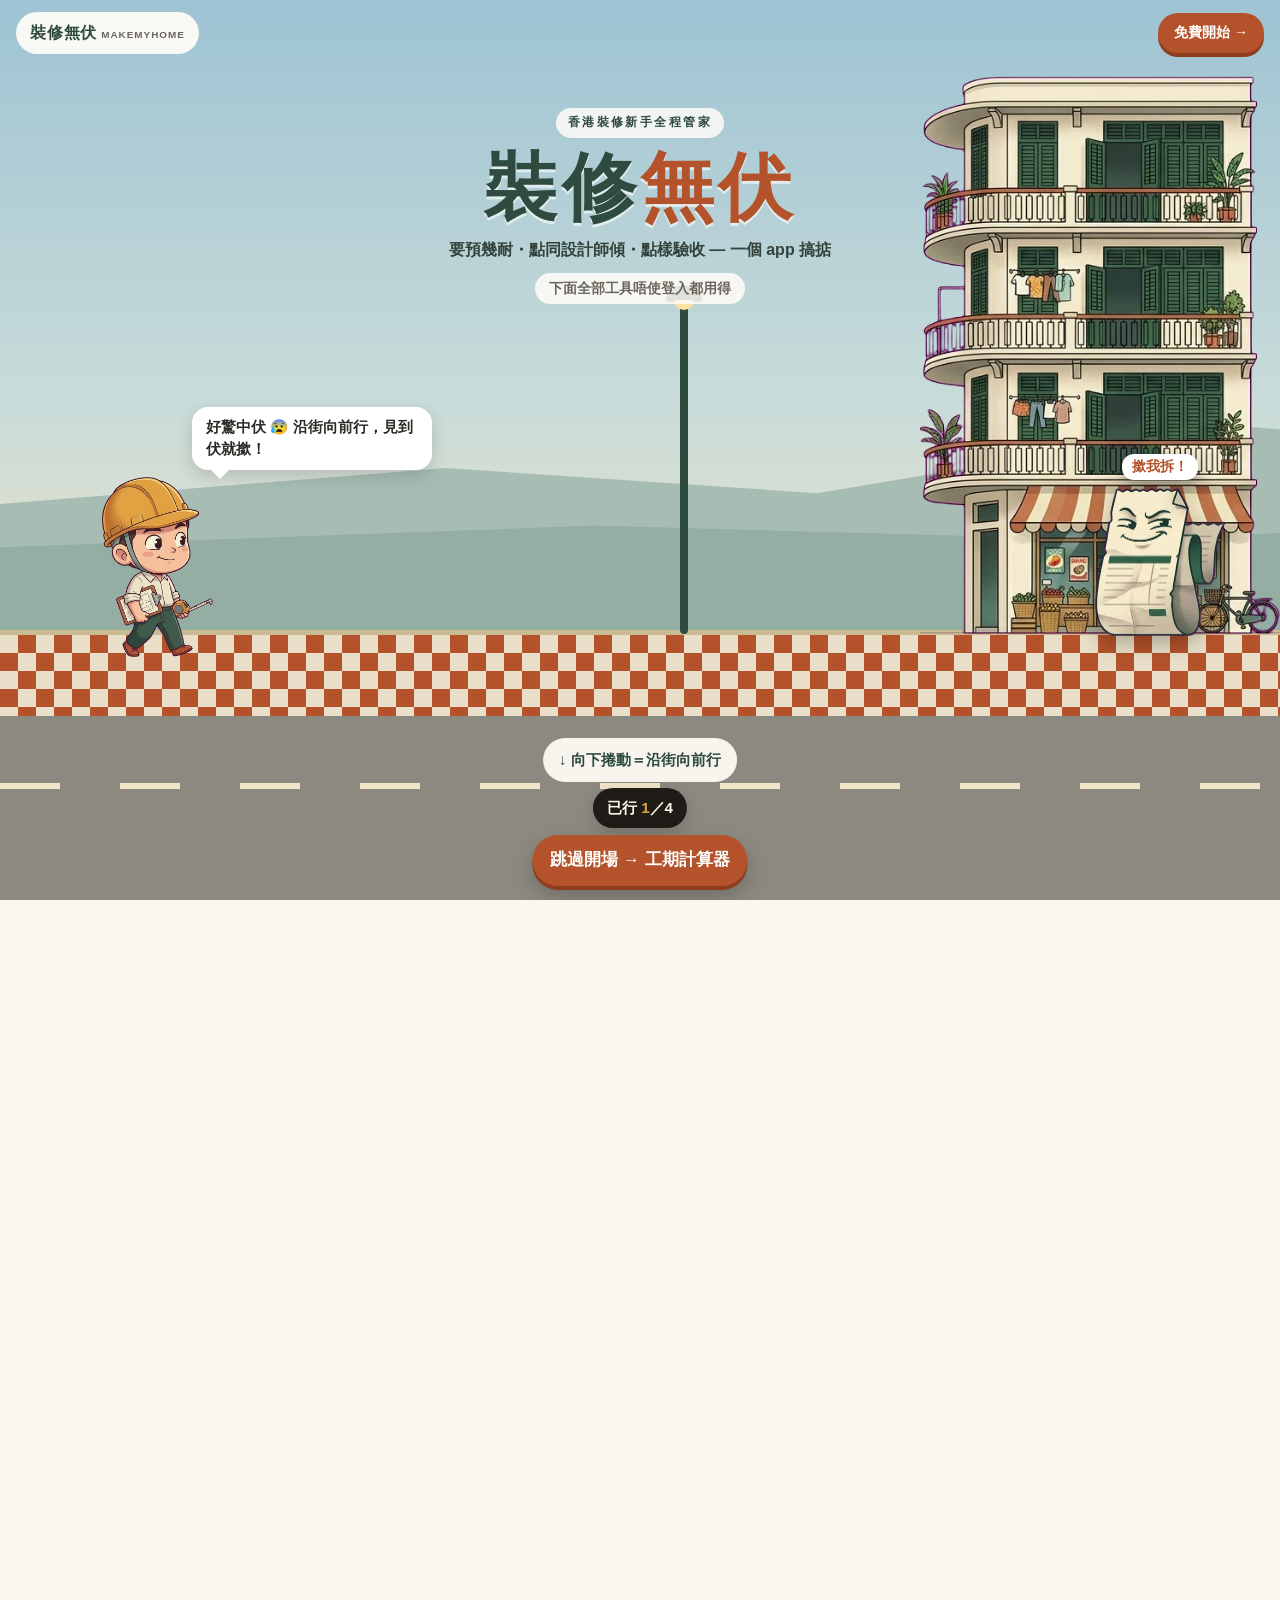
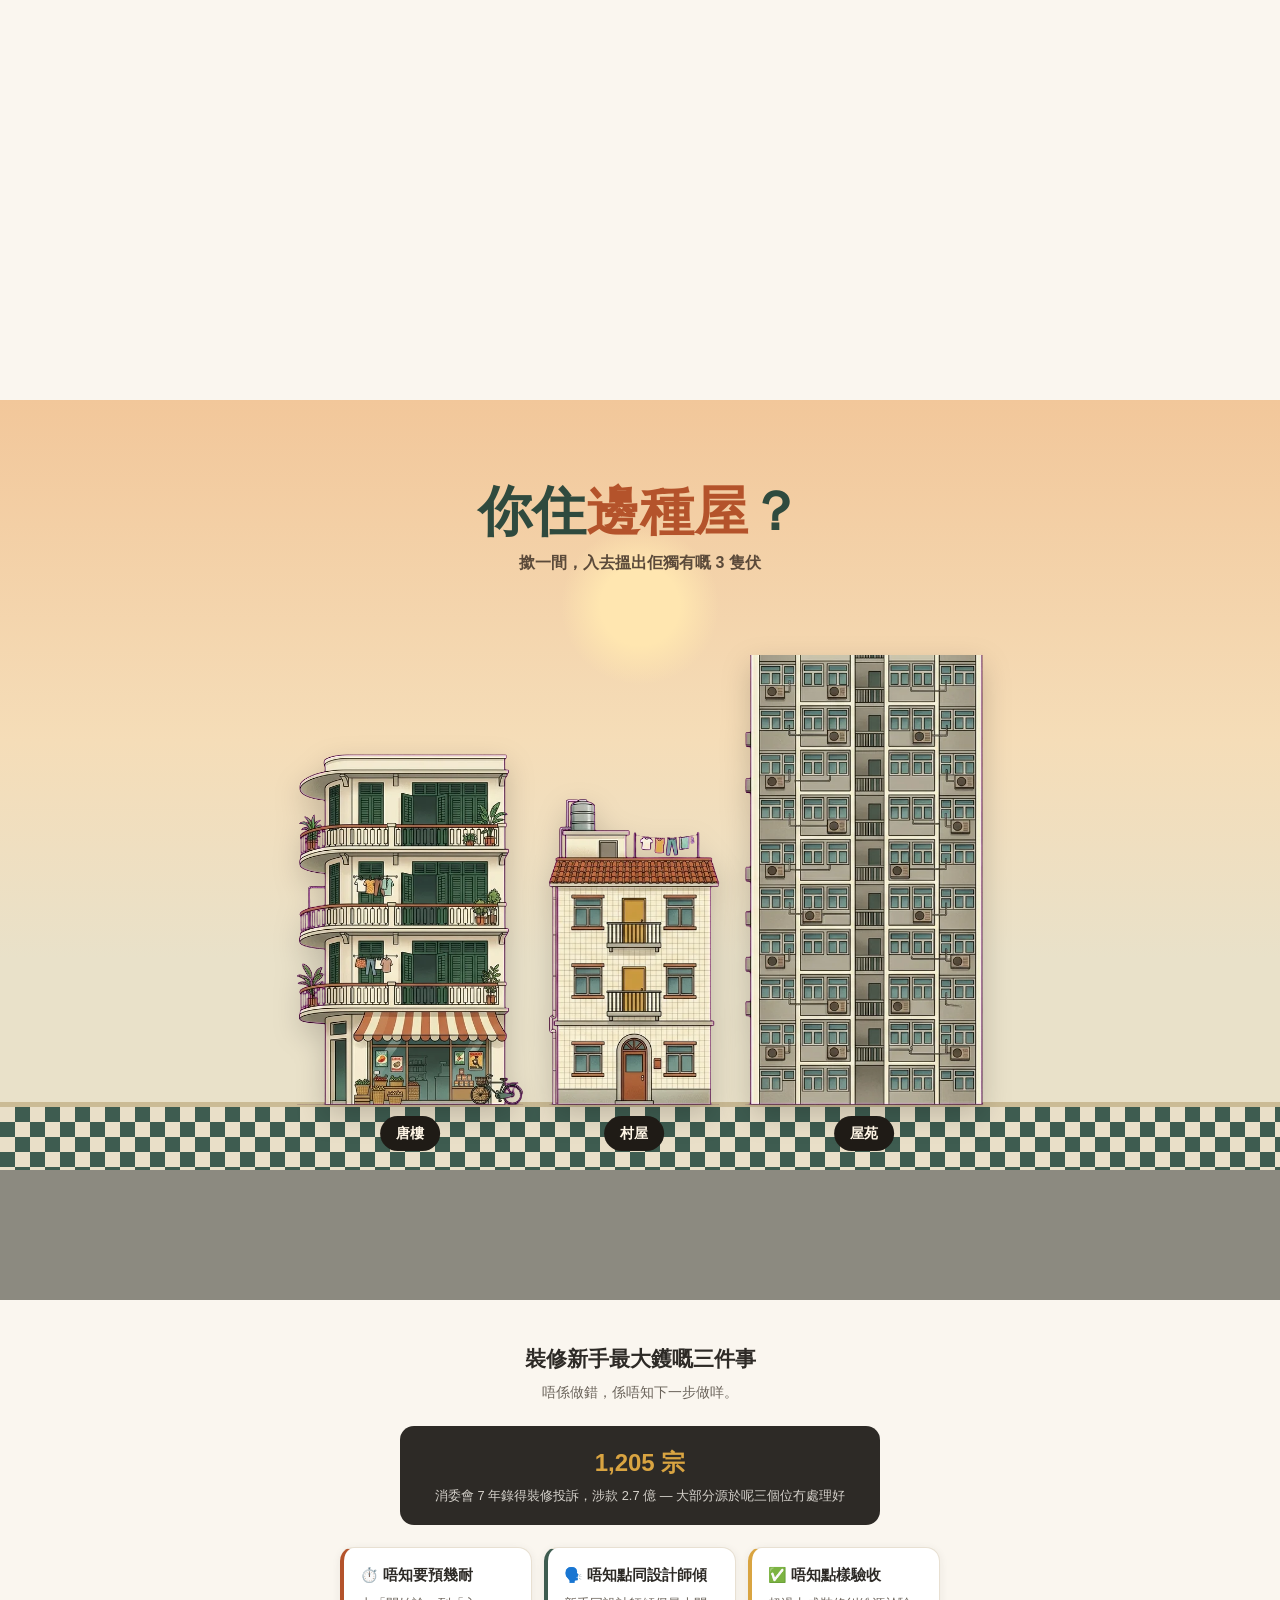
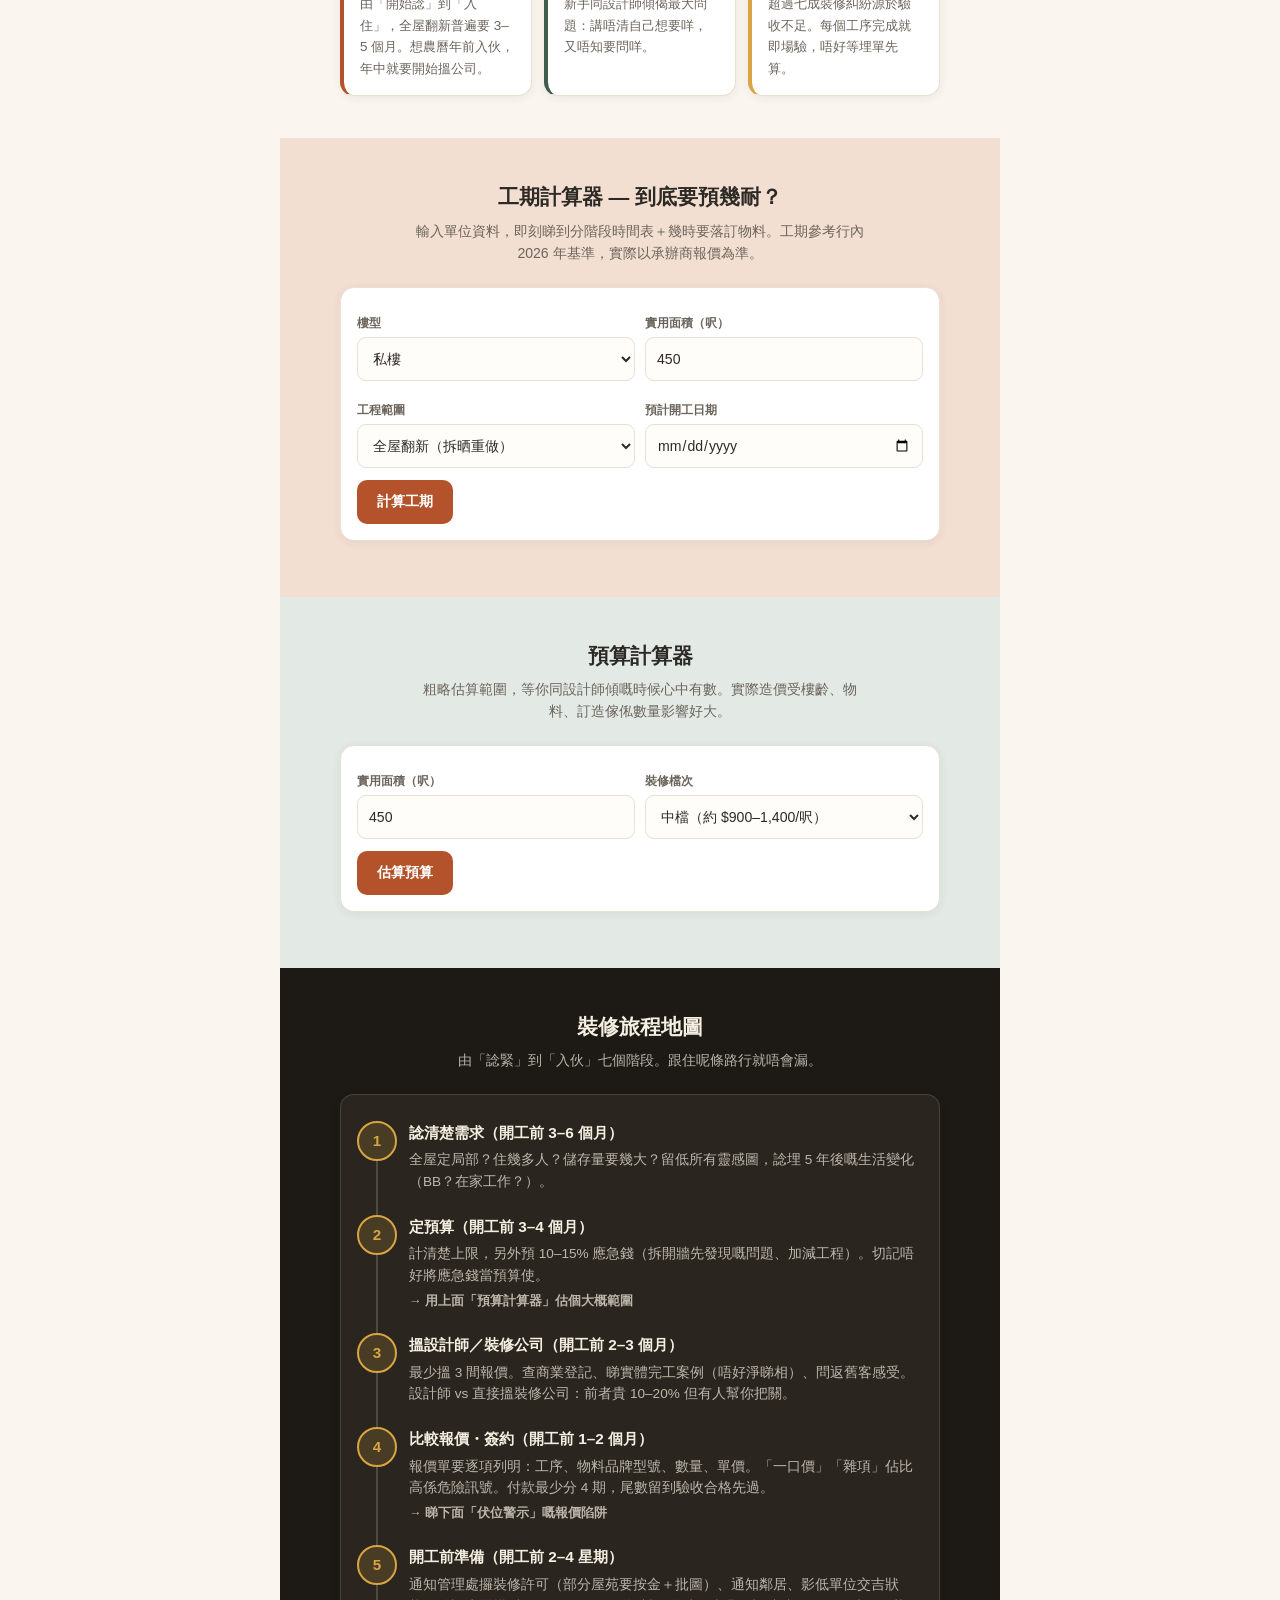
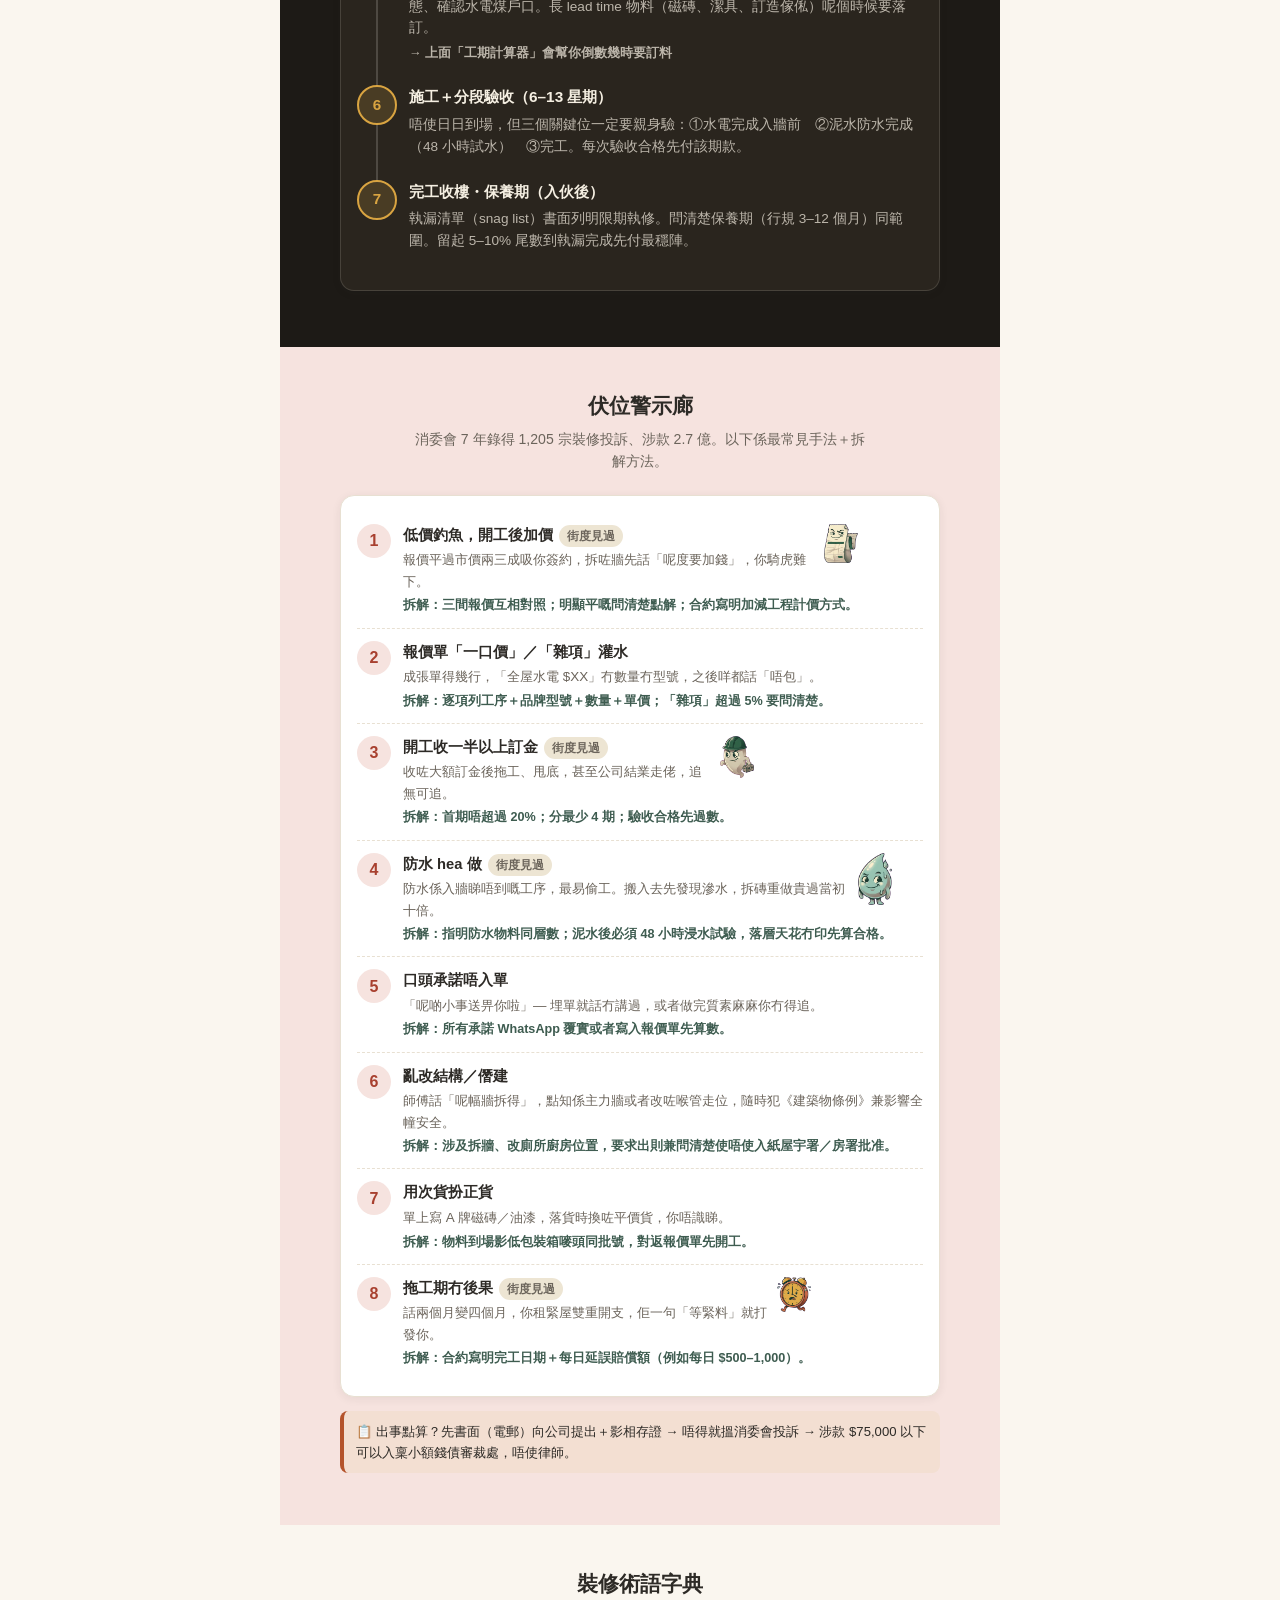
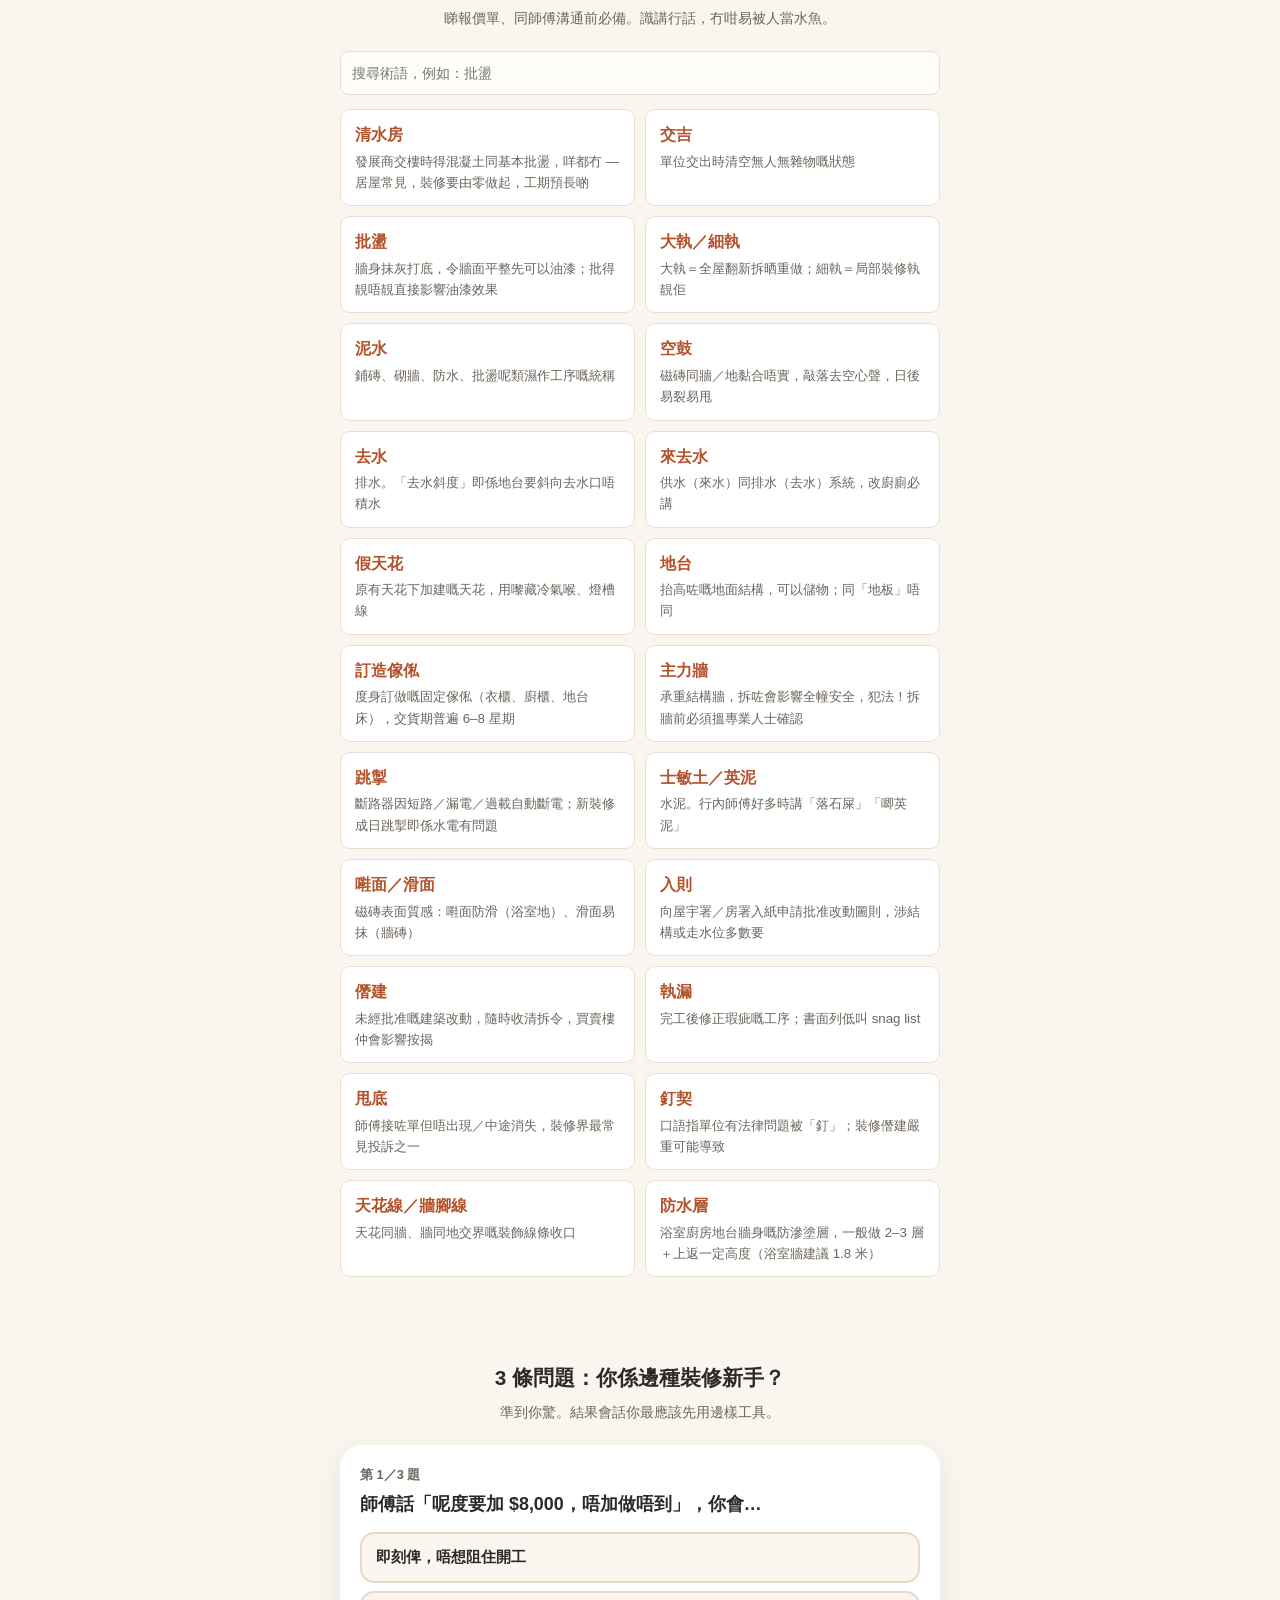
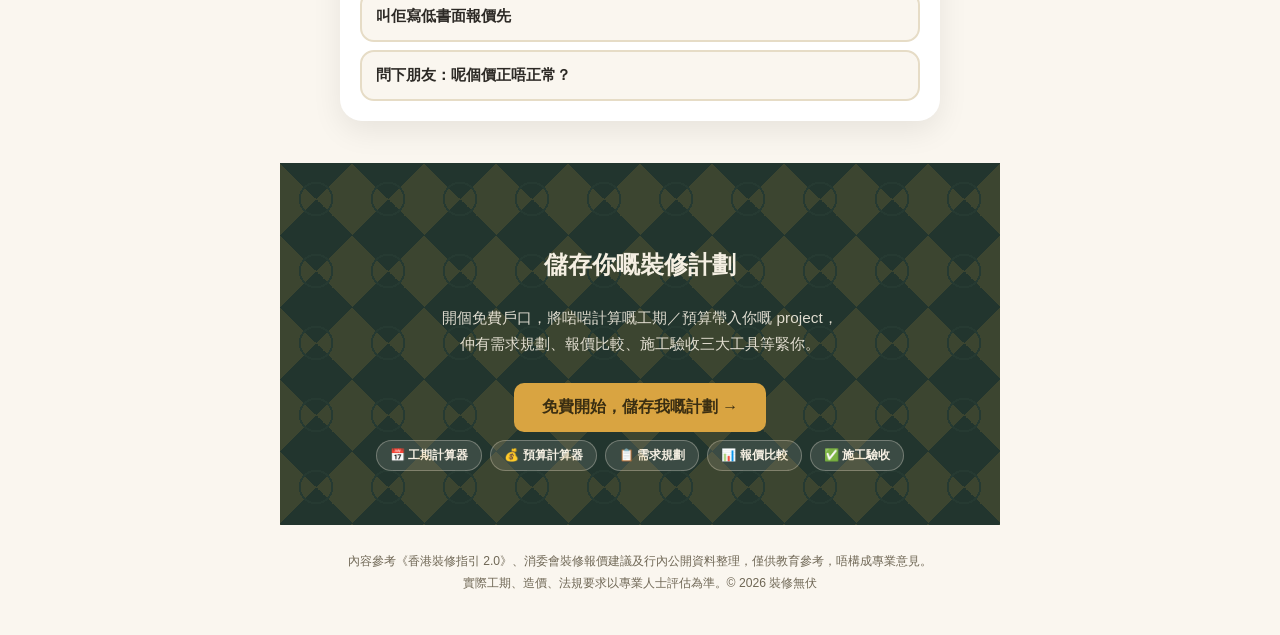
<file: index.html>
<!DOCTYPE html>
<html lang="zh-HK">
<head>
<meta charset="UTF-8">
<meta name="viewport" content="width=device-width, initial-scale=1.0">
<title>裝修無伏 / MakeMyHome — 香港裝修新手嘅全程管家</title>
<meta name="description" content="要預幾耐、點同設計師傾、點樣驗收 — 免費工期／預算計算器、裝修旅程地圖、伏位警示、術語字典，唔使登入都用得。">
<link rel="icon" href="data:,">
<link rel="canonical" href="https://make-my-home-xi.vercel.app/">
<meta property="og:type" content="website">
<meta property="og:locale" content="zh_HK">
<meta property="og:url" content="https://make-my-home-xi.vercel.app/">
<meta property="og:title" content="裝修無伏 MakeMyHome — 香港裝修新手嘅全程管家">
<meta property="og:description" content="要預幾耐、點同設計師傾、點樣驗收。免費工期／預算計算器、報價比較、施工驗收，唔使登入都用得。">
<meta property="og:image" content="https://make-my-home-xi.vercel.app/og.png">
<meta property="og:image:width" content="1200">
<meta property="og:image:height" content="630">
<meta property="og:image:alt" content="裝修無伏 MakeMyHome — 香港裝修新手嘅全程管家">
<meta name="twitter:card" content="summary_large_image">
<link rel="stylesheet" href="css/shared.css">
<link rel="stylesheet" href="css/landing-fun.css">
</head>
<body>

<!-- ================= 互動開場（2026-10-13，取代 3D 入屋）：A 拆伏之路＋C 你住邊種屋。放喺 main 外面，因為 .landpage 有 overflow-x:hidden＋max-width，會令 sticky 失效同收窄 ================= -->
<div class="fun">
<nav class="fun-nav" id="fun-nav" aria-label="主選單"><a class="brand" href="./">裝修無伏<small>MAKEMYHOME</small></a><a class="fbtn primary" href="app.html">免費開始 →</a></nav>

<section id="fun-a" aria-label="拆伏之路：向下捲動等於沿街向前行">
  <div class="runway">
    <div class="stick">
      <div class="sun"></div>
      <div class="hills" aria-hidden="true"><svg viewBox="0 0 1400 150" preserveAspectRatio="none"><path d="M0 150 L0 80 L120 60 L220 74 L330 36 L420 52 L520 30 L640 58 L760 40 L880 66 L1000 34 L1120 56 L1240 42 L1400 70 L1400 150Z" fill="#A7BDB4"/><path d="M0 150 L0 104 L160 92 L300 100 L460 86 L620 98 L780 88 L940 102 L1100 90 L1260 100 L1400 94 L1400 150Z" fill="#94AEA4"/></svg></div>
      <div class="world"><div class="road"></div></div>
      <div class="title">
        <span class="eyebrow2">香港裝修新手全程管家</span>
        <h1>裝修<em>無伏</em></h1>
        <p>要預幾耐・點同設計師傾・點樣驗收 — 一個 app 搞掂</p>
        <span class="trust">下面全部工具唔使登入都用得</span>
      </div>
      <div class="hud" role="status" aria-label="已拆伏 0／4" style="opacity:0"><span aria-hidden="true">已拆伏</span><span class="slots" aria-hidden="true"><i>1</i><i>2</i><i>3</i><i>4</i></span></div>
      <div class="tip" role="status"><b></b><span></span></div>
      <div class="mascot"><img src="img/landing/mascot.webp" alt="戴住安全帽嘅裝修新手公仔" width="420" height="684"></div>
      <div class="bubble">好驚中伏 😰 沿街向前行，見到伏就撳！</div>
      <div class="walkprog" role="status" aria-live="polite" aria-label="已行 1／4">已行 <b>1</b>／4</div>
      <div class="scrollhint" aria-hidden="true">↓ 向下捲動＝沿街向前行</div>
      <a class="skip" href="#calc-timeline">跳過開場 → 工期計算器</a>
      <div class="endcard"><h2></h2><p></p><div class="row replay"><button type="button" class="fbtn ghost again">再行一次</button><button type="button" class="fbtn primary missed">睇未拆嘅伏</button></div><div class="row"><a class="fbtn primary" href="app.html">免費開始規劃 →</a><a class="fbtn ghost" href="#fun-c">睇你間屋有咩伏 ↓</a></div></div>
    </div>
  </div>
</section>

<section id="fun-c" aria-label="你住邊種屋">
  <div class="zoomer">
    <div class="sun2"></div>
    <div class="q"><h2>你住<em>邊種屋</em>？</h2><p>撳一間，入去搵出佢獨有嘅 3 隻伏</p></div>
    <div class="row">
      <button type="button" class="pick" data-k="tonglau"><img src="img/landing/tonglau.webp" alt="" loading="lazy"><span class="tag">唐樓</span></button>
      <button type="button" class="pick" data-k="villagehouse"><img src="img/landing/villagehouse.webp" alt="" loading="lazy"><span class="tag">村屋</span></button>
      <button type="button" class="pick" data-k="estate"><img src="img/landing/estate.webp" alt="" loading="lazy"><span class="tag">屋苑</span></button>
    </div>
    <div class="street"></div>
  </div>
  <div class="room" role="region" aria-label="入屋搵伏">
    <h3></h3><p class="hint2"></p>
    <div class="pic">
      <img src="img/landing/before.webp" alt="裝修前：牆紙甩、天花水漬、電線亂" loading="lazy">
      <img class="aft" src="img/landing/after.webp" alt="裝修後：花磚地、綠色腰線、暖光吊燈" loading="lazy">
      <span class="lab l">裝修前</span><span class="lab r">裝修後</span><div class="bar"></div><div class="knob" aria-hidden="true">⇆</div>
      <input type="range" min="0" max="100" value="100" aria-label="拖動比較裝修前後">
    </div>
    <div class="tipC" role="status"></div>
    <div class="actions"><button type="button" class="fbtn ghost back">← 揀過第二間</button><a class="fbtn primary" href="app.html">幫我規劃 →</a></div>
  </div>
</section>
</div>

<main class="landpage">



<!-- ================= 三大痛點 ================= -->
<section class="landsec sec-cream" id="painpoints">
  <div class="landsec-inner">
    <h2 class="sec">裝修新手最大鑊嘅三件事</h2>
    <p class="sub">唔係做錯，係唔知下一步做咩。</p>
    <div class="stat-banner">
      <div class="big">1,205 宗</div>
      <div class="cap">消委會 7 年錄得裝修投訴，涉款 2.7 億 — 大部分源於呢三個位冇處理好</div>
    </div>
    <div class="pain-grid">
      <div class="pain-card">
        <b>⏱️ 唔知要預幾耐</b>
        <p>由「開始諗」到「入住」，全屋翻新普遍要 3–5 個月。想農曆年前入伙，年中就要開始搵公司。</p>
      </div>
      <div class="pain-card">
        <b>🗣️ 唔知點同設計師傾</b>
        <p>新手同設計師傾偈最大問題：講唔清自己想要咩，又唔知要問咩。</p>
      </div>
      <div class="pain-card">
        <b>✅ 唔知點樣驗收</b>
        <p>超過七成裝修糾紛源於驗收不足。每個工序完成就即場驗，唔好等埋單先算。</p>
      </div>
    </div>
  </div>
</section>

<!-- ================= 工期計算器 ================= -->
<section class="landsec sec-terracotta" id="calc-timeline">
  <div class="landsec-inner">
    <h2 class="sec">工期計算器 — 到底要預幾耐？</h2>
    <p class="sub">輸入單位資料，即刻睇到分階段時間表＋幾時要落訂物料。工期參考行內 2026 年基準，實際以承辦商報價為準。</p>
    <div class="card">
      <div class="grid2">
        <div><label class="f" for="t-type">樓型</label>
          <select id="t-type">
            <option value="public">公屋</option>
            <option value="hos">居屋（清水房）</option>
            <option value="private" selected>私樓</option>
            <option value="old">舊樓／唐樓（30 年以上）</option>
          </select></div>
        <div><label class="f" for="t-size">實用面積（呎）</label>
          <input type="number" id="t-size" value="450" min="100" max="3000"></div>
        <div><label class="f" for="t-scope">工程範圍</label>
          <select id="t-scope">
            <option value="full" selected>全屋翻新（拆晒重做）</option>
            <option value="partial">局部裝修（廚廁＋油漆為主）</option>
            <option value="light">簡單翻新（油漆＋地板＋執漏）</option>
          </select></div>
        <div><label class="f" for="t-date">預計開工日期</label>
          <input type="date" id="t-date"></div>
      </div>
      <button class="btn mtop" id="t-go">計算工期</button>
    </div>
    <div id="t-result" style="display:none">
      <div class="hero-num"><div class="n" id="t-total"></div><div class="l" id="t-range"></div></div>
      <div class="card">
        <h3>分階段時間表</h3>
        <div class="gantt" id="t-gantt"></div>
        <div class="note">⏱️ 泥水期已包 <b>48 小時浸水試防水</b> — 呢兩日慳唔得，好多滲漏糾紛就係因為冇做。</div>
      </div>
      <div class="card">
        <h3>📌 落訂倒數提醒（最多人中伏嘅位）</h3>
        <div id="t-reminders"></div>
        <div class="note warn">⚠️ 進口磁磚／潔具 lead time 一般 <b>4–8 星期</b>，訂造傢俬要喺木工開始前 <b>6–8 星期</b>落單。訂遲咗成條時間表就會冧。</div>
      </div>
      <div class="card">
        <h3>連埋前期，總共要預幾耐？</h3>
        <div class="tbwrap">
        <table class="tb">
          <tr><th>階段</th><th>時間</th></tr>
          <tr><td>諗需求＋搵公司＋比較報價</td><td>4–8 星期</td></tr>
          <tr><td>設計＋出圖＋簽約</td><td>2–4 星期</td></tr>
          <tr><td>施工（上面計嘅）</td><td id="t-buildrow">—</td></tr>
          <tr><td>執漏＋散味（新傢俬甲醛）</td><td>1–3 星期</td></tr>
        </table>
        </div>
        <div class="note good">💡 由「開始諗」到「入住」，全屋翻新普遍要 <b>3–5 個月</b>。想農曆年前入伙，年中就要開始搵公司。</div>
      </div>
      <div class="center mtop">
        <button class="btn gh" id="t-save">儲存到我嘅 project →</button>
      </div>
    </div>
  </div>
</section>

<!-- ================= 預算計算器 ================= -->
<section class="landsec sec-green" id="calc-budget">
  <div class="landsec-inner">
    <h2 class="sec">預算計算器</h2>
    <p class="sub">粗略估算範圍，等你同設計師傾嘅時候心中有數。實際造價受樓齡、物料、訂造傢俬數量影響好大。</p>
    <div class="card">
      <div class="grid2">
        <div><label class="f" for="b-size">實用面積（呎）</label>
          <input type="number" id="b-size" value="450" min="100" max="3000"></div>
        <div><label class="f" for="b-grade">裝修檔次</label>
          <select id="b-grade">
            <option value="basic">基本實用（約 $600–900/呎）</option>
            <option value="mid" selected>中檔（約 $900–1,400/呎）</option>
            <option value="high">高檔／設計主導（$1,500+/呎）</option>
          </select></div>
      </div>
      <button class="btn mtop" id="b-go">估算預算</button>
    </div>
    <div id="b-result" style="display:none">
      <div class="hero-num"><div class="n" id="b-total"></div><div class="l">估算工程費範圍（未計傢俬電器）</div></div>
      <div class="card">
        <h3>記得另外預埋呢啲</h3>
        <div class="tbwrap">
        <table class="tb">
          <tr><th>項目</th><th>建議</th></tr>
          <tr><td><b>應急錢</b>（拆牆先見到嘅暗病、加減工程）</td><td>工程費 10–15%<span id="b-buffer"></span></td></tr>
          <tr><td>活動傢俬＋電器</td><td>視乎選擇，普遍 $50k–150k</td></tr>
          <tr><td>管理處裝修按金＋垃圾清運費</td><td>每屋苑唔同，$3k–20k</td></tr>
          <tr><td>裝修期間租住／搬屋開支</td><td>如需要</td></tr>
        </table>
        </div>
        <div class="note warn">⚠️ 報價明顯低過市價 20% 以上，多數係「低價釣魚」— 開工後先加價。平，唔一定係著數。</div>
      </div>
      <div class="center mtop">
        <button class="btn gh" id="b-save">儲存到我嘅 project →</button>
      </div>
    </div>
  </div>
</section>

<!-- ================= 裝修旅程 7 步 ================= -->
<section class="landsec sec-dark" id="journey">
  <div class="landsec-inner">
    <h2 class="sec">裝修旅程地圖</h2>
    <p class="sub">由「諗緊」到「入伙」七個階段。跟住呢條路行就唔會漏。</p>
    <div class="card">
      <div class="journey">
        <div class="jstep"><div class="dot">1</div><div class="bd">
          <h3>諗清楚需求（開工前 3–6 個月）</h3>
          <p>全屋定局部？住幾多人？儲存量要幾大？留低所有靈感圖，諗埋 5 年後嘅生活變化（BB？在家工作？）。</p>
        </div></div>
        <div class="jstep"><div class="dot">2</div><div class="bd">
          <h3>定預算（開工前 3–4 個月）</h3>
          <p>計清楚上限，另外預 10–15% 應急錢（拆開牆先發現嘅問題、加減工程）。切記唔好將應急錢當預算使。</p>
          <p class="tip">→ 用上面「預算計算器」估個大概範圍</p>
        </div></div>
        <div class="jstep"><div class="dot">3</div><div class="bd">
          <h3>搵設計師／裝修公司（開工前 2–3 個月）</h3>
          <p>最少搵 3 間報價。查商業登記、睇實體完工案例（唔好淨睇相）、問返舊客感受。設計師 vs 直接搵裝修公司：前者貴 10–20% 但有人幫你把關。</p>
        </div></div>
        <div class="jstep"><div class="dot">4</div><div class="bd">
          <h3>比較報價・簽約（開工前 1–2 個月）</h3>
          <p>報價單要逐項列明：工序、物料品牌型號、數量、單價。「一口價」「雜項」佔比高係危險訊號。付款最少分 4 期，尾數留到驗收合格先過。</p>
          <p class="tip">→ 睇下面「伏位警示」嘅報價陷阱</p>
        </div></div>
        <div class="jstep"><div class="dot">5</div><div class="bd">
          <h3>開工前準備（開工前 2–4 星期）</h3>
          <p>通知管理處攞裝修許可（部分屋苑要按金＋批圖）、通知鄰居、影低單位交吉狀態、確認水電煤戶口。長 lead time 物料（磁磚、潔具、訂造傢俬）呢個時候要落訂。</p>
          <p class="tip">→ 上面「工期計算器」會幫你倒數幾時要訂料</p>
        </div></div>
        <div class="jstep"><div class="dot">6</div><div class="bd">
          <h3>施工＋分段驗收（6–13 星期）</h3>
          <p>唔使日日到場，但三個關鍵位一定要親身驗：①水電完成入牆前　②泥水防水完成（48 小時試水）　③完工。每次驗收合格先付該期款。</p>
        </div></div>
        <div class="jstep"><div class="dot">7</div><div class="bd">
          <h3>完工收樓・保養期（入伙後）</h3>
          <p>執漏清單（snag list）書面列明限期執修。問清楚保養期（行規 3–12 個月）同範圍。留起 5–10% 尾數到執漏完成先付最穩陣。</p>
        </div></div>
      </div>
    </div>
  </div>
</section>

<!-- ================= 伏位警示 8 條 ================= -->
<section class="landsec sec-warn" id="traps">
  <div class="landsec-inner">
    <h2 class="sec">伏位警示廊</h2>
    <p class="sub">消委會 7 年錄得 1,205 宗裝修投訴、涉款 2.7 億。以下係最常見手法＋拆解方法。</p>
    <div class="card">
      <div class="trap"><div class="ic">1</div><div><b>低價釣魚，開工後加價</b><p>報價平過市價兩三成吸你簽約，拆咗牆先話「呢度要加錢」，你騎虎難下。</p><p class="how">拆解：三間報價互相對照；明顯平嘅問清楚點解；合約寫明加減工程計價方式。</p></div></div>
      <div class="trap"><div class="ic">2</div><div><b>報價單「一口價」／「雜項」灌水</b><p>成張單得幾行，「全屋水電 $XX」冇數量冇型號，之後咩都話「唔包」。</p><p class="how">拆解：逐項列工序＋品牌型號＋數量＋單價；「雜項」超過 5% 要問清楚。</p></div></div>
      <div class="trap"><div class="ic">3</div><div><b>開工收一半以上訂金</b><p>收咗大額訂金後拖工、甩底，甚至公司結業走佬，追無可追。</p><p class="how">拆解：首期唔超過 20%；分最少 4 期；驗收合格先過數。</p></div></div>
      <div class="trap"><div class="ic">4</div><div><b>防水 hea 做</b><p>防水係入牆睇唔到嘅工序，最易偷工。搬入去先發現滲水，拆磚重做貴過當初十倍。</p><p class="how">拆解：指明防水物料同層數；泥水後必須 48 小時浸水試驗，落層天花冇印先算合格。</p></div></div>
      <div class="trap"><div class="ic">5</div><div><b>口頭承諾唔入單</b><p>「呢啲小事送畀你啦」— 埋單就話冇講過，或者做完質素麻麻你冇得追。</p><p class="how">拆解：所有承諾 WhatsApp 覆實或者寫入報價單先算數。</p></div></div>
      <div class="trap"><div class="ic">6</div><div><b>亂改結構／僭建</b><p>師傅話「呢幅牆拆得」，點知係主力牆或者改咗喉管走位，隨時犯《建築物條例》兼影響全幢安全。</p><p class="how">拆解：涉及拆牆、改廁所廚房位置，要求出則兼問清楚使唔使入紙屋宇署／房署批准。</p></div></div>
      <div class="trap"><div class="ic">7</div><div><b>用次貨扮正貨</b><p>單上寫 A 牌磁磚／油漆，落貨時換咗平價貨，你唔識睇。</p><p class="how">拆解：物料到場影低包裝箱嘜頭同批號，對返報價單先開工。</p></div></div>
      <div class="trap"><div class="ic">8</div><div><b>拖工期冇後果</b><p>話兩個月變四個月，你租緊屋雙重開支，佢一句「等緊料」就打發你。</p><p class="how">拆解：合約寫明完工日期＋每日延誤賠償額（例如每日 $500–1,000）。</p></div></div>
    </div>
    <div class="note">📋 出事點算？先書面（電郵）向公司提出＋影相存證 → 唔得就搵消委會投訴 → 涉款 $75,000 以下可以入稟小額錢債審裁處，唔使律師。</div>
  </div>
</section>

<!-- ================= 術語字典 ================= -->
<section class="landsec sec-cream" id="dict">
  <div class="landsec-inner">
    <h2 class="sec">裝修術語字典</h2>
    <p class="sub">睇報價單、同師傅溝通前必備。識講行話，冇咁易被人當水魚。</p>
    <div class="searchbar">
      <label class="sr-only" for="dict-q">搜尋術語</label>
      <input type="text" id="dict-q" placeholder="搜尋術語，例如：批盪">
    </div>
    <div class="dict" id="dict-list"></div>
  </div>
</section>

<!-- ================= 測驗：你係邊種裝修新手（2026-10-13） ================= -->
<section class="landsec fun" id="fun-quiz">
  <div class="landsec-inner">
    <h2 class="sec">3 條問題：你係邊種裝修新手？</h2>
    <p class="sub">準到你驚。結果會話你最應該先用邊樣工具。</p>
    <div class="quizbox" aria-live="polite"></div>
  </div>
</section>

<!-- ================= 儲存你嘅計劃 CTA ================= -->
<section class="land-hero land-final" id="cta-final" style="--tile-a:#3E5C50;--tile-b:#D9A441">
  <div class="tiles"></div>
  <h2 class="sec" style="color:#F5EFE2;position:relative">儲存你嘅裝修計劃</h2>
  <p class="tag">開個免費戶口，將啱啱計算嘅工期／預算帶入你嘅 project，仲有需求規劃、報價比較、施工驗收三大工具等緊你。</p>
  <div class="cta">
    <button class="btn primary" id="cta-save">免費開始，儲存我嘅計劃 →</button>
  </div>
  <div class="chipfree">
    <span>📅 工期計算器</span><span>💰 預算計算器</span><span>📋 需求規劃</span><span>📊 報價比較</span><span>✅ 施工驗收</span>
  </div>
</section>

<div class="footer-note">
  內容參考《香港裝修指引 2.0》、消委會裝修報價建議及行內公開資料整理，僅供教育參考，唔構成專業意見。<br>
  實際工期、造價、法規要求以專業人士評估為準。© 2026 裝修無伏
</div>

</main>

<script src="js/content.js"></script>
<script src="js/validate.js"></script>
<script src="js/landing-fun.js"></script>
<script>
/* ============================================================
   landing.html — 免登入靜態內容 + 兩個互動計算器。
   計算邏輯：STAGES／scheduleFactor／DICT 全部由 js/content.js
   提供（Phase 3 已有，工期計算 factor() 就係 scheduleFactor，
   呢度冇重複寫一套新嘅）。GRADES（預算檔次）係 landing 專屬，
   冇被其他頁面用到，留喺呢度。
   ============================================================ */

// ---------- calculator → app.html 銜接：sessionStorage payload ----------
// calcState 累積兩個計算器最後一次輸入嘅資料；撳「儲存到我嘅 project」時
// 寫入 sessionStorage，跳去 app.html#/login（已登入會由 auth.js 自動轉
// #/dashboard）；app.html 嘅 consumeLandingPayload() 負責讀走並建立 project。
const calcState = {};
function saveToProject() {
  try { sessionStorage.setItem('mmh_landing_payload', JSON.stringify(calcState)); } catch (e) { /* ignore */ }
  location.href = 'app.html#/login';
}

// ---------- 工期計算（照抄 index.html 邏輯，factor() 換成 content.js 嘅 scheduleFactor）----------
function fmtD(d) { return (d.getMonth() + 1) + '月' + d.getDate() + '日'; }
document.getElementById('t-go').addEventListener('click', () => {
  const type = document.getElementById('t-type').value;
  const sizeEl = document.getElementById('t-size');
  const sizeRes = readNumber(sizeEl, LIMITS.size, { required: true });
  if (!sizeRes) { document.getElementById('t-result').style.display = 'none'; sizeEl.focus(); return; }  // 唔好留住上一次嘅結果
  const size = sizeRes.value;
  const scope = document.getElementById('t-scope').value;
  const dateVal = document.getElementById('t-date').value;
  const f = scheduleFactor(type, size, scope);
  let lo = 0, hi = 0;
  const rows = STAGES.map(s => {
    let slo = Math.max(1, Math.round(s.lo * f)), shi = Math.max(slo, Math.round(s.hi * f));
    if (scope === 'light' && (s.k === 'me' || s.k === 'wet')) { slo = Math.max(1, Math.round(slo * 0.5)); shi = Math.max(slo, Math.round(shi * 0.5)); }
    lo += slo; hi += shi; return { ...s, slo, shi };
  });
  document.getElementById('t-total').textContent = '約 ' + lo + ' – ' + hi + ' 日';
  document.getElementById('t-range').textContent = '淨施工期（唔計設計、訂料同執漏）';
  document.getElementById('t-buildrow').textContent = Math.round(lo / 7) + '–' + Math.ceil(hi / 7) + ' 星期';
  // gantt
  let acc = 0; const total = hi; const g = document.getElementById('t-gantt'); g.innerHTML = '';
  rows.forEach(r => {
    const left = acc / total * 100, w = r.shi / total * 100; acc += r.shi;
    const row = document.createElement('div'); row.className = 'row';
    row.innerHTML = '<div class="nm">' + r.n + (r.note ? '<small>' + r.note + '</small>' : '') + '</div>' +
      '<div class="track"><div class="bar' + ((left + w) > 78 ? ' end' : '') + '" style="left:' + left + '%;width:' + Math.max(w, 3) + '%"><span>' + r.slo + '–' + r.shi + '日</span></div></div>';
    g.appendChild(row);
  });
  // reminders
  const rm = document.getElementById('t-reminders'); rm.innerHTML = '';
  const start = dateVal ? new Date(dateVal + 'T00:00:00') : null;
  const woodStartLo = rows[0].slo + rows[1].slo + rows[2].slo; // days until wood stage
  const items = [
    { off: -42, label: '開工前 6 星期', txt: '落訂磁磚、潔具、廚櫃檯面（進口貨 lead time 4–8 週）' },
    { off: -14, label: '開工前 2 星期', txt: '通知管理處攞裝修許可＋按金，通知上下左右鄰居' },
    { off: -7, label: '開工前 1 星期', txt: '影低全屋交吉狀態（連公家走廊），日後有拗撬有證據' },
    { off: woodStartLo - 42 < 0 ? -35 : woodStartLo - 42, label: '木工前 6 星期', txt: '確認訂造傢俬圖則＋落單（訂造期普遍 6–8 週）', rel: true },
    { off: rows[0].slo + rows[1].slo, label: '水電完成時', txt: '📍 親身驗收①：入牆前逐條線、逐個掣位核對', rel: true },
    { off: woodStartLo, label: '泥水完成時', txt: '📍 親身驗收②：48 小時試水＋敲磚驗空鼓', rel: true },
  ];
  items.sort((a, b) => a.off - b.off);
  items.forEach(it => {
    let dtxt = it.label;
    if (start) { const d = new Date(start); d.setDate(d.getDate() + it.off); dtxt = fmtD(d) + '前'; }
    const el = document.createElement('div'); el.className = 'reminder';
    el.innerHTML = '<span class="d">' + dtxt + '</span><span>' + it.txt + '（' + it.label + '）</span>';
    rm.appendChild(el);
  });
  // feed calcState for the save-to-project handoff
  calcState.flat_type = type;
  calcState.size_sqft = size;
  calcState.scope = scope;
  calcState.start_date = dateVal || null;
  document.getElementById('t-result').style.display = 'block';
  document.getElementById('t-result').scrollIntoView({ behavior: 'smooth' });
});
document.getElementById('t-save').addEventListener('click', saveToProject);

// ---------- 預算計算（照抄 index.html 邏輯；GRADES 係 landing 專屬，唔搬入 content.js）----------
const GRADES = { basic: [600, 900], mid: [900, 1400], high: [1500, 2200] };
document.getElementById('b-go').addEventListener('click', () => {
  const sizeEl = document.getElementById('b-size');
  const sizeRes = readNumber(sizeEl, LIMITS.size, { required: true });
  if (!sizeRes) { document.getElementById('b-result').style.display = 'none'; sizeEl.focus(); return; }
  const size = sizeRes.value;
  const g = GRADES[document.getElementById('b-grade').value];
  const lo = size * g[0], hi = size * g[1];
  const f = n => n >= 10000 ? '$' + Math.round(n / 10000).toLocaleString('en-US') + '萬' : '$' + n.toLocaleString();   // $9,000萬（唔係 $9000萬）
  document.getElementById('b-total').textContent = f(lo) + ' – ' + f(hi);
  document.getElementById('b-buffer').textContent = '（即約 ' + f(lo * 0.1) + ' – ' + f(hi * 0.15) + '）';
  // feed calcState — budget_cap uses the range midpoint, rounded to the nearest $1,000
  // (a starting suggestion the user can edit later in the project's own settings).
  calcState.size_sqft = size;
  calcState.budget_cap = Math.round((lo + hi) / 2 / 1000) * 1000;
  document.getElementById('b-result').style.display = 'block';
  document.getElementById('b-result').scrollIntoView({ behavior: 'smooth' });
});
document.getElementById('b-save').addEventListener('click', saveToProject);

// 改咗面積就即刻清走錯誤提示
['t-size', 'b-size'].forEach(id => document.getElementById(id).addEventListener('input', e => clearFieldError(e.target)));

document.getElementById('cta-save').addEventListener('click', saveToProject);

// ---------- 術語字典（DICT 由 content.js 提供）----------
const dictList = document.getElementById('dict-list');
function renderDict(q) {
  dictList.innerHTML = '';
  DICT.filter(d => !q || d[0].includes(q) || d[1].includes(q)).forEach(d => {
    const el = document.createElement('div'); el.className = 'term';
    el.innerHTML = '<b>' + d[0] + '</b><p>' + d[1] + '</p>';
    dictList.appendChild(el);
  });
  if (!dictList.children.length) dictList.innerHTML = '<div class="term"><p>搵唔到，試下其他字眼</p></div>';
}
document.getElementById('dict-q').addEventListener('input', e => renderDict(e.target.value.trim()));
renderDict('');
</script>
</body>
</html>
</file>
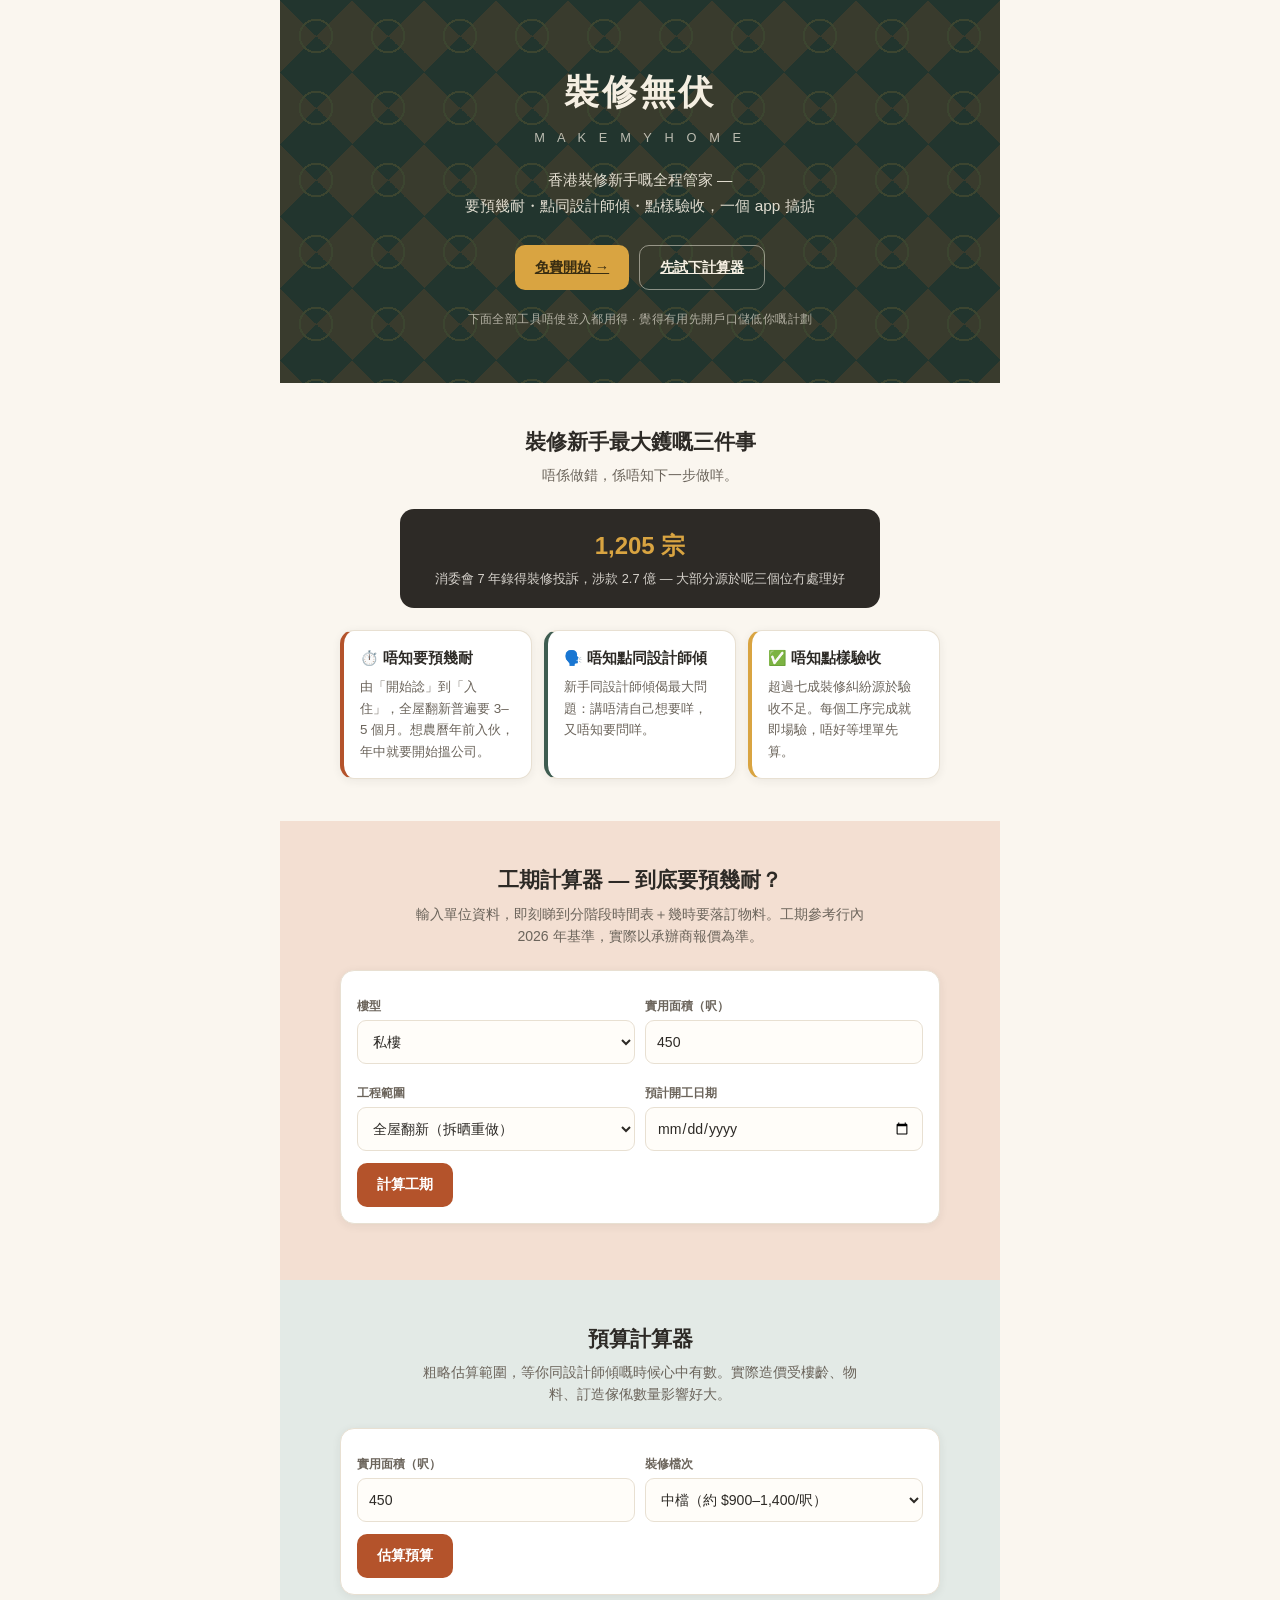
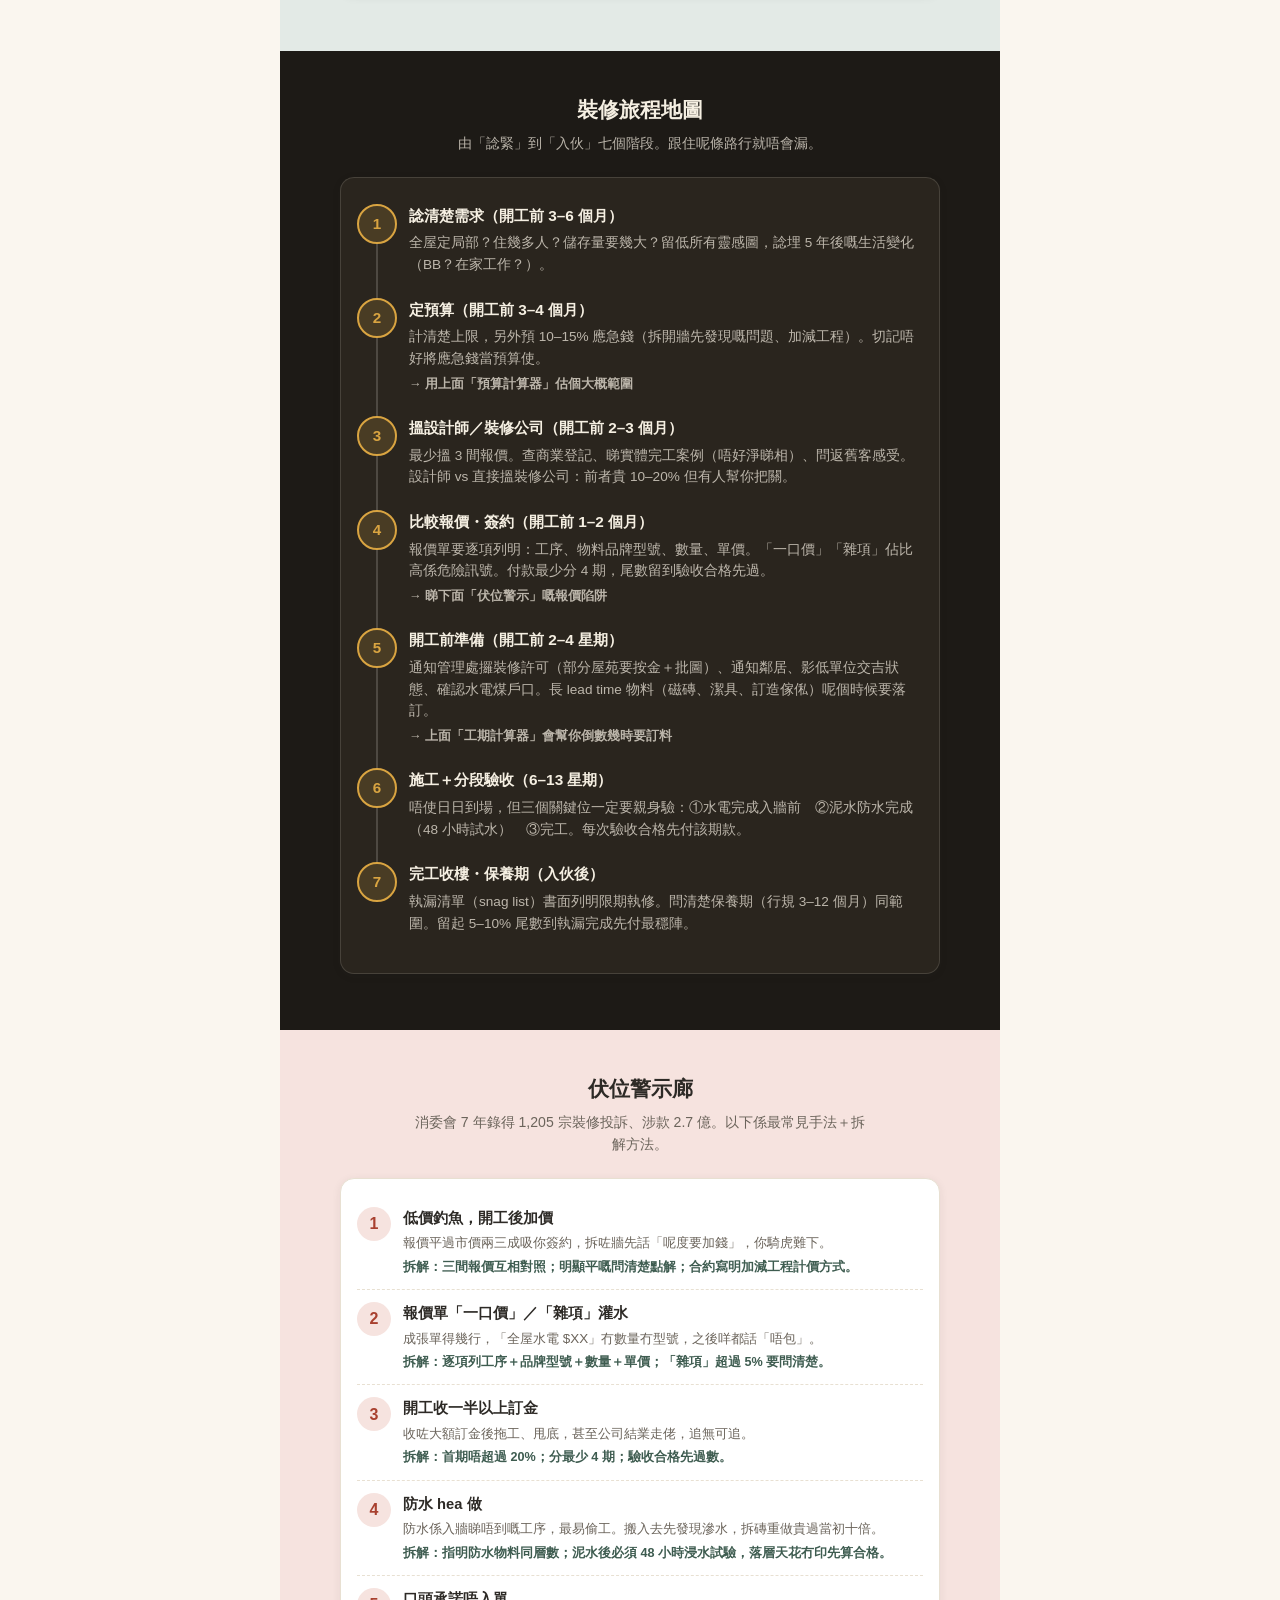
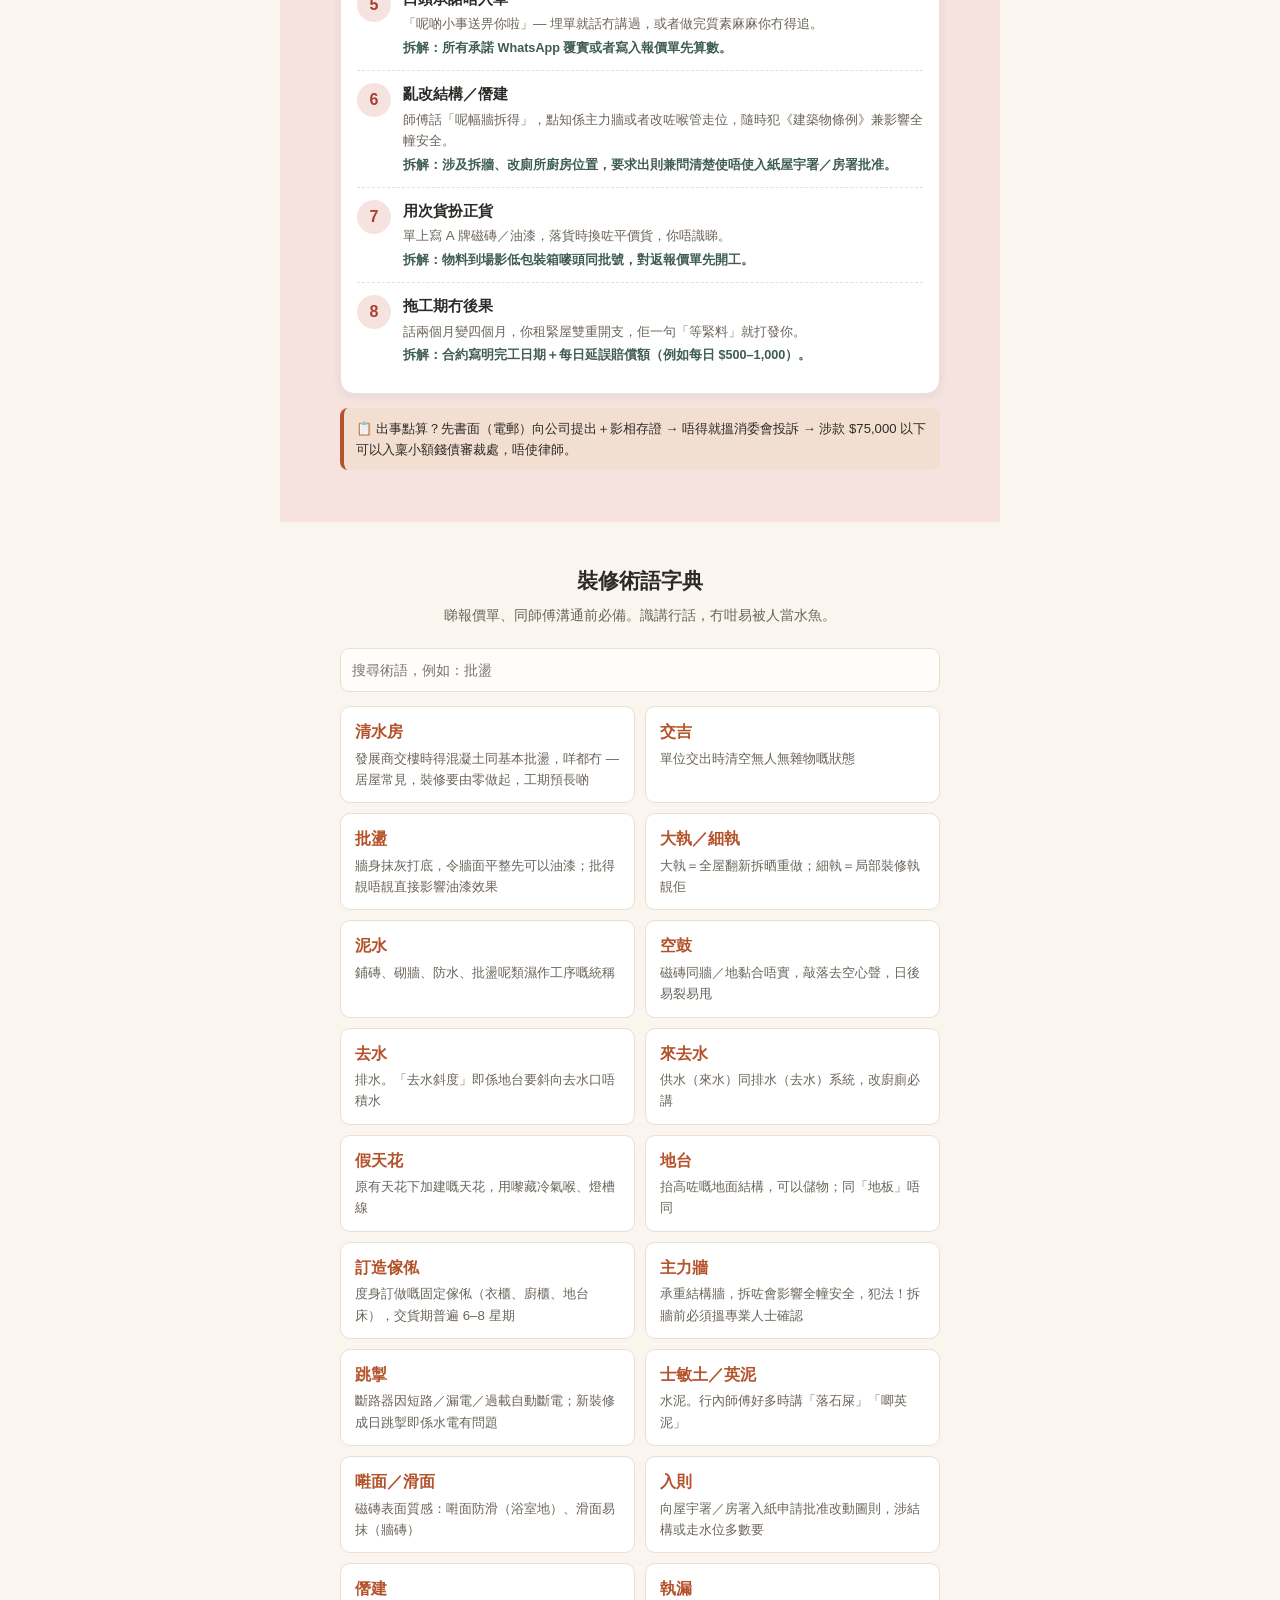
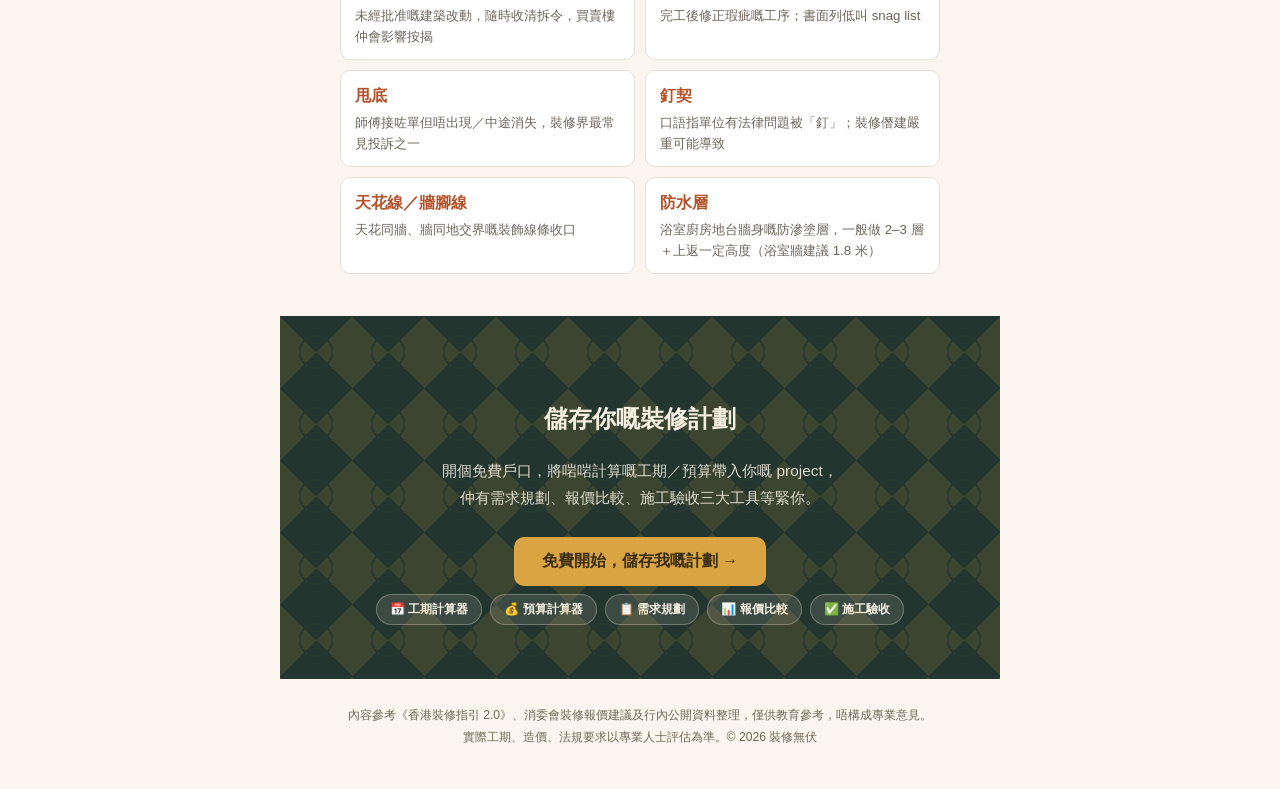
<file: landing.html>
<!DOCTYPE html>
<html lang="zh-HK">
<head>
<meta charset="UTF-8">
<meta name="viewport" content="width=device-width, initial-scale=1.0">
<title>裝修無伏 / MakeMyHome — 香港裝修新手嘅全程管家</title>
<meta name="description" content="要預幾耐、點同設計師傾、點樣驗收 — 免費工期／預算計算器、裝修旅程地圖、伏位警示、術語字典，唔使登入都用得。">
<link rel="icon" href="data:,">
<link rel="stylesheet" href="css/shared.css">
</head>
<body>

<main class="landpage">

<!-- ================= HERO ================= -->
<header class="land-hero" style="--tile-a:#D9A441;--tile-b:#C4622D">
  <div class="tiles"></div>
  <h1>裝修無伏</h1>
  <div class="en">M A K E M Y H O M E</div>
  <p class="tag">香港裝修新手嘅全程管家 —<br>要預幾耐・點同設計師傾・點樣驗收，一個 app 搞掂</p>
  <div class="cta">
    <a class="btn primary" href="app.html">免費開始 →</a>
    <a class="btn ghost" href="#calc-timeline">先試下計算器</a>
  </div>
  <div class="trust">下面全部工具唔使登入都用得 · 覺得有用先開戶口儲低你嘅計劃</div>
</header>

<!-- ================= 三大痛點 ================= -->
<section class="landsec sec-cream" id="painpoints">
  <div class="landsec-inner">
    <h2 class="sec">裝修新手最大鑊嘅三件事</h2>
    <p class="sub">唔係做錯，係唔知下一步做咩。</p>
    <div class="stat-banner">
      <div class="big">1,205 宗</div>
      <div class="cap">消委會 7 年錄得裝修投訴，涉款 2.7 億 — 大部分源於呢三個位冇處理好</div>
    </div>
    <div class="pain-grid">
      <div class="pain-card">
        <b>⏱️ 唔知要預幾耐</b>
        <p>由「開始諗」到「入住」，全屋翻新普遍要 3–5 個月。想農曆年前入伙，年中就要開始搵公司。</p>
      </div>
      <div class="pain-card">
        <b>🗣️ 唔知點同設計師傾</b>
        <p>新手同設計師傾偈最大問題：講唔清自己想要咩，又唔知要問咩。</p>
      </div>
      <div class="pain-card">
        <b>✅ 唔知點樣驗收</b>
        <p>超過七成裝修糾紛源於驗收不足。每個工序完成就即場驗，唔好等埋單先算。</p>
      </div>
    </div>
  </div>
</section>

<!-- ================= 工期計算器 ================= -->
<section class="landsec sec-terracotta" id="calc-timeline">
  <div class="landsec-inner">
    <h2 class="sec">工期計算器 — 到底要預幾耐？</h2>
    <p class="sub">輸入單位資料，即刻睇到分階段時間表＋幾時要落訂物料。工期參考行內 2026 年基準，實際以承辦商報價為準。</p>
    <div class="card">
      <div class="grid2">
        <div><label class="f" for="t-type">樓型</label>
          <select id="t-type">
            <option value="public">公屋</option>
            <option value="hos">居屋（清水房）</option>
            <option value="private" selected>私樓</option>
            <option value="old">舊樓／唐樓（30 年以上）</option>
          </select></div>
        <div><label class="f" for="t-size">實用面積（呎）</label>
          <input type="number" id="t-size" value="450" min="100" max="3000"></div>
        <div><label class="f" for="t-scope">工程範圍</label>
          <select id="t-scope">
            <option value="full" selected>全屋翻新（拆晒重做）</option>
            <option value="partial">局部裝修（廚廁＋油漆為主）</option>
            <option value="light">簡單翻新（油漆＋地板＋執漏）</option>
          </select></div>
        <div><label class="f" for="t-date">預計開工日期</label>
          <input type="date" id="t-date"></div>
      </div>
      <button class="btn mtop" id="t-go">計算工期</button>
    </div>
    <div id="t-result" style="display:none">
      <div class="hero-num"><div class="n" id="t-total"></div><div class="l" id="t-range"></div></div>
      <div class="card">
        <h3>分階段時間表</h3>
        <div class="gantt" id="t-gantt"></div>
        <div class="note">⏱️ 泥水期已包 <b>48 小時浸水試防水</b> — 呢兩日慳唔得，好多滲漏糾紛就係因為冇做。</div>
      </div>
      <div class="card">
        <h3>📌 落訂倒數提醒（最多人中伏嘅位）</h3>
        <div id="t-reminders"></div>
        <div class="note warn">⚠️ 進口磁磚／潔具 lead time 一般 <b>4–8 星期</b>，訂造傢俬要喺木工開始前 <b>6–8 星期</b>落單。訂遲咗成條時間表就會冧。</div>
      </div>
      <div class="card">
        <h3>連埋前期，總共要預幾耐？</h3>
        <div class="tbwrap">
        <table class="tb">
          <tr><th>階段</th><th>時間</th></tr>
          <tr><td>諗需求＋搵公司＋比較報價</td><td>4–8 星期</td></tr>
          <tr><td>設計＋出圖＋簽約</td><td>2–4 星期</td></tr>
          <tr><td>施工（上面計嘅）</td><td id="t-buildrow">—</td></tr>
          <tr><td>執漏＋散味（新傢俬甲醛）</td><td>1–3 星期</td></tr>
        </table>
        </div>
        <div class="note good">💡 由「開始諗」到「入住」，全屋翻新普遍要 <b>3–5 個月</b>。想農曆年前入伙，年中就要開始搵公司。</div>
      </div>
      <div class="center mtop">
        <button class="btn gh" id="t-save">儲存到我嘅 project →</button>
      </div>
    </div>
  </div>
</section>

<!-- ================= 預算計算器 ================= -->
<section class="landsec sec-green" id="calc-budget">
  <div class="landsec-inner">
    <h2 class="sec">預算計算器</h2>
    <p class="sub">粗略估算範圍，等你同設計師傾嘅時候心中有數。實際造價受樓齡、物料、訂造傢俬數量影響好大。</p>
    <div class="card">
      <div class="grid2">
        <div><label class="f" for="b-size">實用面積（呎）</label>
          <input type="number" id="b-size" value="450" min="100" max="3000"></div>
        <div><label class="f" for="b-grade">裝修檔次</label>
          <select id="b-grade">
            <option value="basic">基本實用（約 $600–900/呎）</option>
            <option value="mid" selected>中檔（約 $900–1,400/呎）</option>
            <option value="high">高檔／設計主導（$1,500+/呎）</option>
          </select></div>
      </div>
      <button class="btn mtop" id="b-go">估算預算</button>
    </div>
    <div id="b-result" style="display:none">
      <div class="hero-num"><div class="n" id="b-total"></div><div class="l">估算工程費範圍（未計傢俬電器）</div></div>
      <div class="card">
        <h3>記得另外預埋呢啲</h3>
        <div class="tbwrap">
        <table class="tb">
          <tr><th>項目</th><th>建議</th></tr>
          <tr><td><b>應急錢</b>（拆牆先見到嘅暗病、加減工程）</td><td>工程費 10–15%<span id="b-buffer"></span></td></tr>
          <tr><td>活動傢俬＋電器</td><td>視乎選擇，普遍 $50k–150k</td></tr>
          <tr><td>管理處裝修按金＋垃圾清運費</td><td>每屋苑唔同，$3k–20k</td></tr>
          <tr><td>裝修期間租住／搬屋開支</td><td>如需要</td></tr>
        </table>
        </div>
        <div class="note warn">⚠️ 報價明顯低過市價 20% 以上，多數係「低價釣魚」— 開工後先加價。平，唔一定係著數。</div>
      </div>
      <div class="center mtop">
        <button class="btn gh" id="b-save">儲存到我嘅 project →</button>
      </div>
    </div>
  </div>
</section>

<!-- ================= 裝修旅程 7 步 ================= -->
<section class="landsec sec-dark" id="journey">
  <div class="landsec-inner">
    <h2 class="sec">裝修旅程地圖</h2>
    <p class="sub">由「諗緊」到「入伙」七個階段。跟住呢條路行就唔會漏。</p>
    <div class="card">
      <div class="journey">
        <div class="jstep"><div class="dot">1</div><div class="bd">
          <h3>諗清楚需求（開工前 3–6 個月）</h3>
          <p>全屋定局部？住幾多人？儲存量要幾大？留低所有靈感圖，諗埋 5 年後嘅生活變化（BB？在家工作？）。</p>
        </div></div>
        <div class="jstep"><div class="dot">2</div><div class="bd">
          <h3>定預算（開工前 3–4 個月）</h3>
          <p>計清楚上限，另外預 10–15% 應急錢（拆開牆先發現嘅問題、加減工程）。切記唔好將應急錢當預算使。</p>
          <p class="tip">→ 用上面「預算計算器」估個大概範圍</p>
        </div></div>
        <div class="jstep"><div class="dot">3</div><div class="bd">
          <h3>搵設計師／裝修公司（開工前 2–3 個月）</h3>
          <p>最少搵 3 間報價。查商業登記、睇實體完工案例（唔好淨睇相）、問返舊客感受。設計師 vs 直接搵裝修公司：前者貴 10–20% 但有人幫你把關。</p>
        </div></div>
        <div class="jstep"><div class="dot">4</div><div class="bd">
          <h3>比較報價・簽約（開工前 1–2 個月）</h3>
          <p>報價單要逐項列明：工序、物料品牌型號、數量、單價。「一口價」「雜項」佔比高係危險訊號。付款最少分 4 期，尾數留到驗收合格先過。</p>
          <p class="tip">→ 睇下面「伏位警示」嘅報價陷阱</p>
        </div></div>
        <div class="jstep"><div class="dot">5</div><div class="bd">
          <h3>開工前準備（開工前 2–4 星期）</h3>
          <p>通知管理處攞裝修許可（部分屋苑要按金＋批圖）、通知鄰居、影低單位交吉狀態、確認水電煤戶口。長 lead time 物料（磁磚、潔具、訂造傢俬）呢個時候要落訂。</p>
          <p class="tip">→ 上面「工期計算器」會幫你倒數幾時要訂料</p>
        </div></div>
        <div class="jstep"><div class="dot">6</div><div class="bd">
          <h3>施工＋分段驗收（6–13 星期）</h3>
          <p>唔使日日到場，但三個關鍵位一定要親身驗：①水電完成入牆前　②泥水防水完成（48 小時試水）　③完工。每次驗收合格先付該期款。</p>
        </div></div>
        <div class="jstep"><div class="dot">7</div><div class="bd">
          <h3>完工收樓・保養期（入伙後）</h3>
          <p>執漏清單（snag list）書面列明限期執修。問清楚保養期（行規 3–12 個月）同範圍。留起 5–10% 尾數到執漏完成先付最穩陣。</p>
        </div></div>
      </div>
    </div>
  </div>
</section>

<!-- ================= 伏位警示 8 條 ================= -->
<section class="landsec sec-warn" id="traps">
  <div class="landsec-inner">
    <h2 class="sec">伏位警示廊</h2>
    <p class="sub">消委會 7 年錄得 1,205 宗裝修投訴、涉款 2.7 億。以下係最常見手法＋拆解方法。</p>
    <div class="card">
      <div class="trap"><div class="ic">1</div><div><b>低價釣魚，開工後加價</b><p>報價平過市價兩三成吸你簽約，拆咗牆先話「呢度要加錢」，你騎虎難下。</p><p class="how">拆解：三間報價互相對照；明顯平嘅問清楚點解；合約寫明加減工程計價方式。</p></div></div>
      <div class="trap"><div class="ic">2</div><div><b>報價單「一口價」／「雜項」灌水</b><p>成張單得幾行，「全屋水電 $XX」冇數量冇型號，之後咩都話「唔包」。</p><p class="how">拆解：逐項列工序＋品牌型號＋數量＋單價；「雜項」超過 5% 要問清楚。</p></div></div>
      <div class="trap"><div class="ic">3</div><div><b>開工收一半以上訂金</b><p>收咗大額訂金後拖工、甩底，甚至公司結業走佬，追無可追。</p><p class="how">拆解：首期唔超過 20%；分最少 4 期；驗收合格先過數。</p></div></div>
      <div class="trap"><div class="ic">4</div><div><b>防水 hea 做</b><p>防水係入牆睇唔到嘅工序，最易偷工。搬入去先發現滲水，拆磚重做貴過當初十倍。</p><p class="how">拆解：指明防水物料同層數；泥水後必須 48 小時浸水試驗，落層天花冇印先算合格。</p></div></div>
      <div class="trap"><div class="ic">5</div><div><b>口頭承諾唔入單</b><p>「呢啲小事送畀你啦」— 埋單就話冇講過，或者做完質素麻麻你冇得追。</p><p class="how">拆解：所有承諾 WhatsApp 覆實或者寫入報價單先算數。</p></div></div>
      <div class="trap"><div class="ic">6</div><div><b>亂改結構／僭建</b><p>師傅話「呢幅牆拆得」，點知係主力牆或者改咗喉管走位，隨時犯《建築物條例》兼影響全幢安全。</p><p class="how">拆解：涉及拆牆、改廁所廚房位置，要求出則兼問清楚使唔使入紙屋宇署／房署批准。</p></div></div>
      <div class="trap"><div class="ic">7</div><div><b>用次貨扮正貨</b><p>單上寫 A 牌磁磚／油漆，落貨時換咗平價貨，你唔識睇。</p><p class="how">拆解：物料到場影低包裝箱嘜頭同批號，對返報價單先開工。</p></div></div>
      <div class="trap"><div class="ic">8</div><div><b>拖工期冇後果</b><p>話兩個月變四個月，你租緊屋雙重開支，佢一句「等緊料」就打發你。</p><p class="how">拆解：合約寫明完工日期＋每日延誤賠償額（例如每日 $500–1,000）。</p></div></div>
    </div>
    <div class="note">📋 出事點算？先書面（電郵）向公司提出＋影相存證 → 唔得就搵消委會投訴 → 涉款 $75,000 以下可以入稟小額錢債審裁處，唔使律師。</div>
  </div>
</section>

<!-- ================= 術語字典 ================= -->
<section class="landsec sec-cream" id="dict">
  <div class="landsec-inner">
    <h2 class="sec">裝修術語字典</h2>
    <p class="sub">睇報價單、同師傅溝通前必備。識講行話，冇咁易被人當水魚。</p>
    <div class="searchbar">
      <label class="sr-only" for="dict-q">搜尋術語</label>
      <input type="text" id="dict-q" placeholder="搜尋術語，例如：批盪">
    </div>
    <div class="dict" id="dict-list"></div>
  </div>
</section>

<!-- ================= 儲存你嘅計劃 CTA ================= -->
<section class="land-hero land-final" id="cta-final" style="--tile-a:#3E5C50;--tile-b:#D9A441">
  <div class="tiles"></div>
  <h2 class="sec" style="color:#F5EFE2;position:relative">儲存你嘅裝修計劃</h2>
  <p class="tag">開個免費戶口，將啱啱計算嘅工期／預算帶入你嘅 project，仲有需求規劃、報價比較、施工驗收三大工具等緊你。</p>
  <div class="cta">
    <button class="btn primary" id="cta-save">免費開始，儲存我嘅計劃 →</button>
  </div>
  <div class="chipfree">
    <span>📅 工期計算器</span><span>💰 預算計算器</span><span>📋 需求規劃</span><span>📊 報價比較</span><span>✅ 施工驗收</span>
  </div>
</section>

<div class="footer-note">
  內容參考《香港裝修指引 2.0》、消委會裝修報價建議及行內公開資料整理，僅供教育參考，唔構成專業意見。<br>
  實際工期、造價、法規要求以專業人士評估為準。© 2026 裝修無伏
</div>

</main>

<script src="js/content.js"></script>
<script>
/* ============================================================
   landing.html — 免登入靜態內容 + 兩個互動計算器。
   計算邏輯：STAGES／scheduleFactor／DICT 全部由 js/content.js
   提供（Phase 3 已有，工期計算 factor() 就係 scheduleFactor，
   呢度冇重複寫一套新嘅）。GRADES（預算檔次）係 landing 專屬，
   冇被其他頁面用到，留喺呢度。
   ============================================================ */

// ---------- calculator → app.html 銜接：sessionStorage payload ----------
// calcState 累積兩個計算器最後一次輸入嘅資料；撳「儲存到我嘅 project」時
// 寫入 sessionStorage，跳去 app.html#/login（已登入會由 auth.js 自動轉
// #/dashboard）；app.html 嘅 consumeLandingPayload() 負責讀走並建立 project。
const calcState = {};
function saveToProject() {
  try { sessionStorage.setItem('mmh_landing_payload', JSON.stringify(calcState)); } catch (e) { /* ignore */ }
  location.href = 'app.html#/login';
}

// ---------- 工期計算（照抄 index.html 邏輯，factor() 換成 content.js 嘅 scheduleFactor）----------
function fmtD(d) { return (d.getMonth() + 1) + '月' + d.getDate() + '日'; }
document.getElementById('t-go').addEventListener('click', () => {
  const type = document.getElementById('t-type').value;
  const size = +document.getElementById('t-size').value || 450;
  const scope = document.getElementById('t-scope').value;
  const dateVal = document.getElementById('t-date').value;
  const f = scheduleFactor(type, size, scope);
  let lo = 0, hi = 0;
  const rows = STAGES.map(s => {
    let slo = Math.max(1, Math.round(s.lo * f)), shi = Math.max(slo, Math.round(s.hi * f));
    if (scope === 'light' && (s.k === 'me' || s.k === 'wet')) { slo = Math.max(1, Math.round(slo * 0.5)); shi = Math.max(slo, Math.round(shi * 0.5)); }
    lo += slo; hi += shi; return { ...s, slo, shi };
  });
  document.getElementById('t-total').textContent = '約 ' + lo + ' – ' + hi + ' 日';
  document.getElementById('t-range').textContent = '淨施工期（唔計設計、訂料同執漏）';
  document.getElementById('t-buildrow').textContent = Math.round(lo / 7) + '–' + Math.ceil(hi / 7) + ' 星期';
  // gantt
  let acc = 0; const total = hi; const g = document.getElementById('t-gantt'); g.innerHTML = '';
  rows.forEach(r => {
    const left = acc / total * 100, w = r.shi / total * 100; acc += r.shi;
    const row = document.createElement('div'); row.className = 'row';
    row.innerHTML = '<div class="nm">' + r.n + (r.note ? '<small>' + r.note + '</small>' : '') + '</div>' +
      '<div class="track"><div class="bar' + ((left + w) > 78 ? ' end' : '') + '" style="left:' + left + '%;width:' + Math.max(w, 3) + '%"><span>' + r.slo + '–' + r.shi + '日</span></div></div>';
    g.appendChild(row);
  });
  // reminders
  const rm = document.getElementById('t-reminders'); rm.innerHTML = '';
  const start = dateVal ? new Date(dateVal + 'T00:00:00') : null;
  const woodStartLo = rows[0].slo + rows[1].slo + rows[2].slo; // days until wood stage
  const items = [
    { off: -42, label: '開工前 6 星期', txt: '落訂磁磚、潔具、廚櫃檯面（進口貨 lead time 4–8 週）' },
    { off: -14, label: '開工前 2 星期', txt: '通知管理處攞裝修許可＋按金，通知上下左右鄰居' },
    { off: -7, label: '開工前 1 星期', txt: '影低全屋交吉狀態（連公家走廊），日後有拗撬有證據' },
    { off: woodStartLo - 42 < 0 ? -35 : woodStartLo - 42, label: '木工前 6 星期', txt: '確認訂造傢俬圖則＋落單（訂造期普遍 6–8 週）', rel: true },
    { off: rows[0].slo + rows[1].slo, label: '水電完成時', txt: '📍 親身驗收①：入牆前逐條線、逐個掣位核對', rel: true },
    { off: woodStartLo, label: '泥水完成時', txt: '📍 親身驗收②：48 小時試水＋敲磚驗空鼓', rel: true },
  ];
  items.sort((a, b) => a.off - b.off);
  items.forEach(it => {
    let dtxt = it.label;
    if (start) { const d = new Date(start); d.setDate(d.getDate() + it.off); dtxt = fmtD(d) + '前'; }
    const el = document.createElement('div'); el.className = 'reminder';
    el.innerHTML = '<span class="d">' + dtxt + '</span><span>' + it.txt + '（' + it.label + '）</span>';
    rm.appendChild(el);
  });
  // feed calcState for the save-to-project handoff
  calcState.flat_type = type;
  calcState.size_sqft = size;
  calcState.scope = scope;
  calcState.start_date = dateVal || null;
  document.getElementById('t-result').style.display = 'block';
  document.getElementById('t-result').scrollIntoView({ behavior: 'smooth' });
});
document.getElementById('t-save').addEventListener('click', saveToProject);

// ---------- 預算計算（照抄 index.html 邏輯；GRADES 係 landing 專屬，唔搬入 content.js）----------
const GRADES = { basic: [600, 900], mid: [900, 1400], high: [1500, 2200] };
document.getElementById('b-go').addEventListener('click', () => {
  const size = +document.getElementById('b-size').value || 450;
  const g = GRADES[document.getElementById('b-grade').value];
  const lo = size * g[0], hi = size * g[1];
  const f = n => n >= 10000 ? '$' + (n / 10000).toFixed(0) + '萬' : '$' + n.toLocaleString();
  document.getElementById('b-total').textContent = f(lo) + ' – ' + f(hi);
  document.getElementById('b-buffer').textContent = '（即約 ' + f(lo * 0.1) + ' – ' + f(hi * 0.15) + '）';
  // feed calcState — budget_cap uses the range midpoint, rounded to the nearest $1,000
  // (a starting suggestion the user can edit later in the project's own settings).
  calcState.size_sqft = size;
  calcState.budget_cap = Math.round((lo + hi) / 2 / 1000) * 1000;
  document.getElementById('b-result').style.display = 'block';
  document.getElementById('b-result').scrollIntoView({ behavior: 'smooth' });
});
document.getElementById('b-save').addEventListener('click', saveToProject);

document.getElementById('cta-save').addEventListener('click', saveToProject);

// ---------- 術語字典（DICT 由 content.js 提供）----------
const dictList = document.getElementById('dict-list');
function renderDict(q) {
  dictList.innerHTML = '';
  DICT.filter(d => !q || d[0].includes(q) || d[1].includes(q)).forEach(d => {
    const el = document.createElement('div'); el.className = 'term';
    el.innerHTML = '<b>' + d[0] + '</b><p>' + d[1] + '</p>';
    dictList.appendChild(el);
  });
  if (!dictList.children.length) dictList.innerHTML = '<div class="term"><p>搵唔到，試下其他字眼</p></div>';
}
document.getElementById('dict-q').addEventListener('input', e => renderDict(e.target.value.trim()));
renderDict('');
</script>
</body>
</html>
</file>
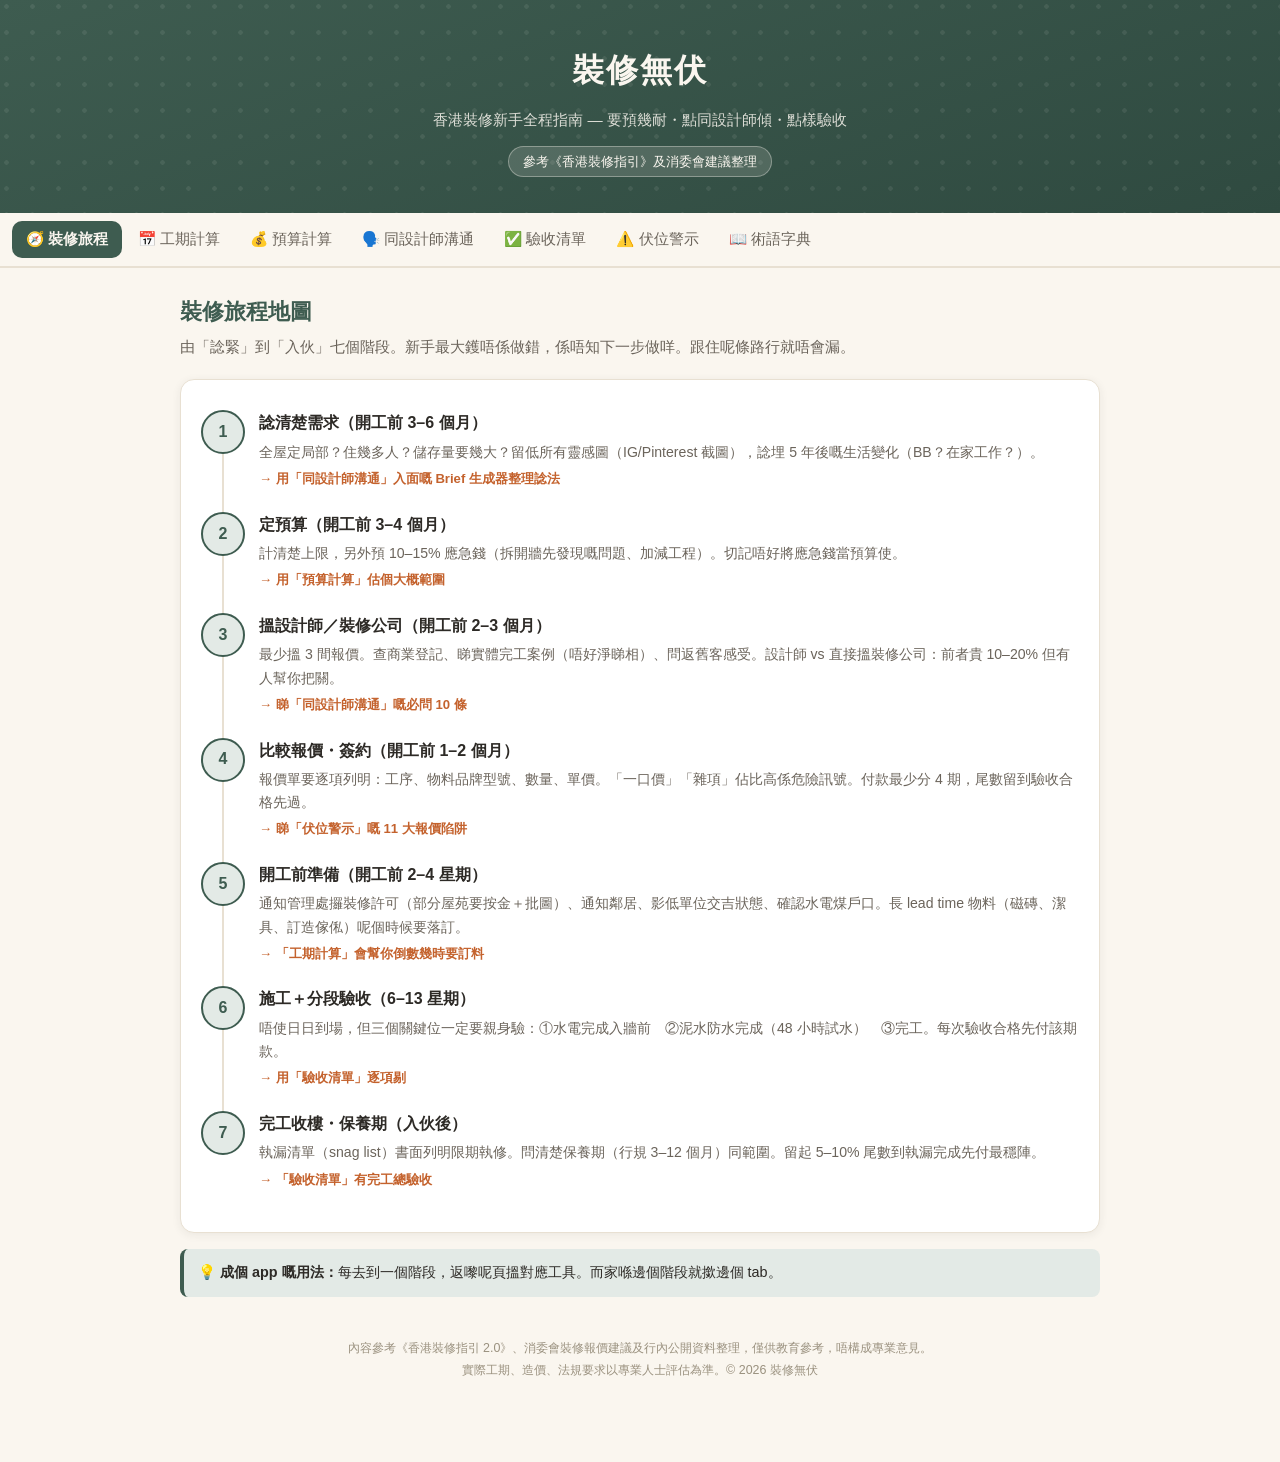
<file: legacy-static.html>
<!DOCTYPE html>
<html lang="zh-HK">
<head>
<meta charset="UTF-8">
<meta name="viewport" content="width=device-width, initial-scale=1.0">
<title>裝修無伏 — 香港裝修新手指南</title>
<meta name="robots" content="noindex">
<style>
:root{
  --bg:#FAF6EF; --card:#FFFFFF; --ink:#2D2A26; --ink2:#6B645B; --muted:#9A917F;
  --accent:#C4622D; --accent-soft:#F3DFD2; --green:#3E5C50; --green-soft:#E3EAE6;
  --mustard:#D9A441; --line:#E8E0D2; --danger:#A8402F; --danger-soft:#F6E3DF;
  --radius:14px; --shadow:0 2px 10px rgba(45,42,38,.07);
}
*{box-sizing:border-box;margin:0;padding:0}
body{font-family:-apple-system,BlinkMacSystemFont,"Segoe UI","Noto Sans TC","PingFang HK",sans-serif;background:var(--bg);color:var(--ink);line-height:1.65}
.wrap{max-width:960px;margin:0 auto;padding:0 20px 80px}
header.hero{background:linear-gradient(160deg,#3E5C50 0%,#2F4A40 100%);color:#FAF6EF;padding:44px 20px 36px;text-align:center;position:relative;overflow:hidden}
header.hero::before{content:"";position:absolute;inset:0;opacity:.08;background-image:radial-gradient(circle at 25% 25%,#FAF6EF 2px,transparent 2.5px);background-size:26px 26px}
header.hero h1{font-size:2rem;letter-spacing:.06em;position:relative}
header.hero p{margin-top:10px;opacity:.85;font-size:.95rem;position:relative}
header.hero .badge{display:inline-block;margin-top:14px;background:rgba(250,246,239,.15);border:1px solid rgba(250,246,239,.35);border-radius:999px;padding:4px 14px;font-size:.8rem;position:relative}
nav.tabs{position:sticky;top:0;z-index:50;background:var(--bg);border-bottom:2px solid var(--line);display:flex;overflow-x:auto;gap:2px;padding:8px 12px;-webkit-overflow-scrolling:touch}
nav.tabs button{flex:0 0 auto;border:none;background:transparent;padding:9px 14px;border-radius:10px;font-size:.92rem;color:var(--ink2);cursor:pointer;white-space:nowrap;font-family:inherit}
nav.tabs button.active{background:var(--green);color:#FAF6EF;font-weight:600}
nav.tabs button:hover:not(.active){background:var(--green-soft)}
section.panel{display:none;padding-top:26px}
section.panel.active{display:block}
h2.sec{font-size:1.4rem;margin-bottom:4px;color:var(--green)}
p.sub{color:var(--ink2);margin-bottom:20px;font-size:.93rem}
.card{background:var(--card);border:1px solid var(--line);border-radius:var(--radius);box-shadow:var(--shadow);padding:20px;margin-bottom:16px}
.card h3{font-size:1.05rem;margin-bottom:10px;color:var(--ink)}
.grid2{display:grid;grid-template-columns:1fr 1fr;gap:14px}
@media(max-width:640px){.grid2{grid-template-columns:1fr}}
label.f{display:block;font-size:.85rem;color:var(--ink2);margin-bottom:4px;font-weight:600}
select,input[type=number],input[type=date],input[type=text],textarea{width:100%;padding:10px 12px;border:1.5px solid var(--line);border-radius:10px;font-size:.95rem;font-family:inherit;background:#FFFDF9;color:var(--ink)}
select:focus,input:focus,textarea:focus{outline:none;border-color:var(--accent)}
.btn{display:inline-block;background:var(--accent);color:#fff;border:none;border-radius:10px;padding:12px 26px;font-size:1rem;font-weight:600;cursor:pointer;font-family:inherit;margin-top:14px}
.btn:hover{background:#A9521F}
.btn.ghost{background:transparent;color:var(--accent);border:1.5px solid var(--accent)}
.hero-num{background:var(--green);color:#FAF6EF;border-radius:var(--radius);padding:22px;text-align:center;margin:18px 0}
.hero-num .n{font-size:2.2rem;font-weight:700;letter-spacing:.02em}
.hero-num .l{font-size:.85rem;opacity:.85;margin-top:2px}
.gantt{margin-top:6px}
.gantt .row{display:grid;grid-template-columns:130px 1fr;align-items:center;gap:10px;padding:7px 0;border-bottom:1px dashed var(--line)}
.gantt .row:last-child{border-bottom:none}
.gantt .nm{font-size:.88rem;color:var(--ink)}
.gantt .nm small{display:block;color:var(--muted);font-size:.75rem}
.gantt .track{position:relative;height:22px;background:#F4EEE2;border-radius:6px}
.gantt .bar{position:absolute;top:3px;bottom:3px;background:var(--accent);border-radius:5px;min-width:8px}
.gantt .bar span{position:absolute;left:calc(100% + 8px);top:50%;transform:translateY(-50%);font-size:.75rem;color:var(--ink2);white-space:nowrap}
.gantt .bar.pre{background:var(--mustard)}
.gantt .bar.end span{left:auto;right:calc(100% + 8px)}
.note{background:var(--accent-soft);border-left:4px solid var(--accent);border-radius:8px;padding:12px 14px;font-size:.9rem;margin:12px 0}
.note.warn{background:var(--danger-soft);border-left-color:var(--danger)}
.note.good{background:var(--green-soft);border-left-color:var(--green)}
.reminder{display:flex;gap:10px;align-items:flex-start;padding:10px 0;border-bottom:1px dashed var(--line);font-size:.9rem}
.reminder:last-child{border-bottom:none}
.reminder .d{flex:0 0 auto;background:var(--green);color:#FAF6EF;border-radius:8px;padding:3px 10px;font-size:.78rem;font-weight:600;white-space:nowrap}
.journey{display:flex;flex-direction:column;gap:0;margin-top:10px}
.jstep{display:grid;grid-template-columns:44px 1fr;gap:14px;position:relative;padding-bottom:22px}
.jstep::before{content:"";position:absolute;left:21px;top:44px;bottom:0;width:2px;background:var(--line)}
.jstep:last-child::before{display:none}
.jstep .dot{width:44px;height:44px;border-radius:50%;background:var(--green-soft);color:var(--green);display:flex;align-items:center;justify-content:center;font-weight:700;font-size:1rem;border:2px solid var(--green)}
.jstep .bd h3{font-size:1rem;margin-bottom:4px}
.jstep .bd p{font-size:.88rem;color:var(--ink2)}
.jstep .bd .tip{font-size:.82rem;color:var(--accent);margin-top:4px;font-weight:600}
.chk{list-style:none}
.chk li{display:flex;gap:10px;align-items:flex-start;padding:9px 0;border-bottom:1px dashed var(--line);font-size:.92rem;cursor:pointer}
.chk li:last-child{border-bottom:none}
.chk input[type=checkbox]{width:19px;height:19px;margin-top:3px;accent-color:var(--green);flex:0 0 auto;cursor:pointer}
.chk li.done{color:var(--muted);text-decoration:line-through}
.chk li b{font-weight:600}
.chk li small{display:block;color:var(--ink2);font-size:.8rem;text-decoration:none}
.prog{height:10px;background:#F4EEE2;border-radius:999px;overflow:hidden;margin:8px 0 4px}
.prog>div{height:100%;background:var(--green);border-radius:999px;transition:width .3s}
.prog-label{font-size:.8rem;color:var(--ink2);text-align:right}
details.acc{border:1px solid var(--line);border-radius:12px;background:var(--card);margin-bottom:10px;overflow:hidden}
details.acc summary{padding:14px 18px;cursor:pointer;font-weight:600;font-size:.98rem;list-style:none;display:flex;justify-content:space-between;align-items:center;background:#FFFDF9}
details.acc summary::after{content:"＋";color:var(--accent);font-size:1.1rem}
details.acc[open] summary::after{content:"－"}
details.acc .inner{padding:4px 18px 16px;border-top:1px dashed var(--line)}
.pill{display:inline-block;background:var(--green-soft);color:var(--green);border-radius:999px;padding:2px 12px;font-size:.78rem;font-weight:600;margin-right:6px}
.pill.red{background:var(--danger-soft);color:var(--danger)}
.pill.org{background:var(--accent-soft);color:var(--accent)}
table.tb{width:100%;border-collapse:collapse;font-size:.88rem;margin-top:8px}
table.tb th{text-align:left;padding:8px 10px;background:var(--green-soft);color:var(--green);font-size:.82rem}
table.tb td{padding:8px 10px;border-bottom:1px dashed var(--line);vertical-align:top}
table.tb tr:last-child td{border-bottom:none}
.dict{display:grid;grid-template-columns:1fr 1fr;gap:10px}
@media(max-width:640px){.dict{grid-template-columns:1fr}}
.dict .term{background:var(--card);border:1px solid var(--line);border-radius:10px;padding:12px 14px}
.dict .term b{color:var(--accent)}
.dict .term p{font-size:.85rem;color:var(--ink2);margin-top:3px}
.copybox{background:#FFFDF9;border:1.5px dashed var(--accent);border-radius:12px;padding:16px;font-size:.9rem;white-space:pre-wrap;margin-top:14px;display:none}
.footer-note{text-align:center;color:var(--muted);font-size:.78rem;margin-top:40px;line-height:1.8}
.searchbar{margin-bottom:14px}
.trap{display:flex;gap:12px;align-items:flex-start;padding:12px 0;border-bottom:1px dashed var(--line)}
.trap:last-child{border-bottom:none}
.trap .ic{flex:0 0 34px;height:34px;border-radius:50%;background:var(--danger-soft);color:var(--danger);display:flex;align-items:center;justify-content:center;font-weight:700}
.trap b{display:block;font-size:.95rem}
.trap p{font-size:.86rem;color:var(--ink2)}
.trap .how{font-size:.82rem;color:var(--green);font-weight:600;margin-top:3px}
</style>
</head>
<body>

<header class="hero">
  <h1>裝修無伏</h1>
  <p>香港裝修新手全程指南 — 要預幾耐・點同設計師傾・點樣驗收</p>
  <span class="badge">參考《香港裝修指引》及消委會建議整理</span>
</header>

<nav class="tabs" id="tabs">
  <button data-t="journey" class="active">🧭 裝修旅程</button>
  <button data-t="timeline">📅 工期計算</button>
  <button data-t="budget">💰 預算計算</button>
  <button data-t="talk">🗣️ 同設計師溝通</button>
  <button data-t="inspect">✅ 驗收清單</button>
  <button data-t="traps">⚠️ 伏位警示</button>
  <button data-t="dict">📖 術語字典</button>
</nav>

<div class="wrap">

<!-- ================= 旅程 ================= -->
<section class="panel active" id="p-journey">
  <h2 class="sec">裝修旅程地圖</h2>
  <p class="sub">由「諗緊」到「入伙」七個階段。新手最大鑊唔係做錯，係唔知下一步做咩。跟住呢條路行就唔會漏。</p>
  <div class="card">
    <div class="journey">
      <div class="jstep"><div class="dot">1</div><div class="bd">
        <h3>諗清楚需求（開工前 3–6 個月）</h3>
        <p>全屋定局部？住幾多人？儲存量要幾大？留低所有靈感圖（IG/Pinterest 截圖），諗埋 5 年後嘅生活變化（BB？在家工作？）。</p>
        <p class="tip">→ 用「同設計師溝通」入面嘅 Brief 生成器整理諗法</p>
      </div></div>
      <div class="jstep"><div class="dot">2</div><div class="bd">
        <h3>定預算（開工前 3–4 個月）</h3>
        <p>計清楚上限，另外預 10–15% 應急錢（拆開牆先發現嘅問題、加減工程）。切記唔好將應急錢當預算使。</p>
        <p class="tip">→ 用「預算計算」估個大概範圍</p>
      </div></div>
      <div class="jstep"><div class="dot">3</div><div class="bd">
        <h3>搵設計師／裝修公司（開工前 2–3 個月）</h3>
        <p>最少搵 3 間報價。查商業登記、睇實體完工案例（唔好淨睇相）、問返舊客感受。設計師 vs 直接搵裝修公司：前者貴 10–20% 但有人幫你把關。</p>
        <p class="tip">→ 睇「同設計師溝通」嘅必問 10 條</p>
      </div></div>
      <div class="jstep"><div class="dot">4</div><div class="bd">
        <h3>比較報價・簽約（開工前 1–2 個月）</h3>
        <p>報價單要逐項列明：工序、物料品牌型號、數量、單價。「一口價」「雜項」佔比高係危險訊號。付款最少分 4 期，尾數留到驗收合格先過。</p>
        <p class="tip">→ 睇「伏位警示」嘅 11 大報價陷阱</p>
      </div></div>
      <div class="jstep"><div class="dot">5</div><div class="bd">
        <h3>開工前準備（開工前 2–4 星期）</h3>
        <p>通知管理處攞裝修許可（部分屋苑要按金＋批圖）、通知鄰居、影低單位交吉狀態、確認水電煤戶口。長 lead time 物料（磁磚、潔具、訂造傢俬）呢個時候要落訂。</p>
        <p class="tip">→ 「工期計算」會幫你倒數幾時要訂料</p>
      </div></div>
      <div class="jstep"><div class="dot">6</div><div class="bd">
        <h3>施工＋分段驗收（6–13 星期）</h3>
        <p>唔使日日到場，但三個關鍵位一定要親身驗：①水電完成入牆前　②泥水防水完成（48 小時試水）　③完工。每次驗收合格先付該期款。</p>
        <p class="tip">→ 用「驗收清單」逐項剔</p>
      </div></div>
      <div class="jstep"><div class="dot">7</div><div class="bd">
        <h3>完工收樓・保養期（入伙後）</h3>
        <p>執漏清單（snag list）書面列明限期執修。問清楚保養期（行規 3–12 個月）同範圍。留起 5–10% 尾數到執漏完成先付最穩陣。</p>
        <p class="tip">→ 「驗收清單」有完工總驗收</p>
      </div></div>
    </div>
  </div>
  <div class="note good">💡 <b>成個 app 嘅用法：</b>每去到一個階段，返嚟呢頁搵對應工具。而家喺邊個階段就撳邊個 tab。</div>
</section>

<!-- ================= 工期計算 ================= -->
<section class="panel" id="p-timeline">
  <h2 class="sec">工期計算器 — 到底要預幾耐？</h2>
  <p class="sub">輸入單位資料，即刻睇到分階段時間表＋幾時要落訂物料。工期參考行內 2026 年基準，實際以承辦商報價為準。</p>
  <div class="card">
    <div class="grid2">
      <div><label class="f">樓型</label>
        <select id="t-type">
          <option value="public">公屋</option>
          <option value="hos">居屋（清水房）</option>
          <option value="private" selected>私樓</option>
          <option value="old">舊樓／唐樓（30 年以上）</option>
        </select></div>
      <div><label class="f">實用面積（呎）</label>
        <input type="number" id="t-size" value="450" min="100" max="3000"></div>
      <div><label class="f">工程範圍</label>
        <select id="t-scope">
          <option value="full" selected>全屋翻新（拆晒重做）</option>
          <option value="partial">局部裝修（廚廁＋油漆為主）</option>
          <option value="light">簡單翻新（油漆＋地板＋執漏）</option>
        </select></div>
      <div><label class="f">預計開工日期</label>
        <input type="date" id="t-date"></div>
    </div>
    <button class="btn" id="t-go">計算工期</button>
  </div>
  <div id="t-result" style="display:none">
    <div class="hero-num"><div class="n" id="t-total"></div><div class="l" id="t-range"></div></div>
    <div class="card">
      <h3>分階段時間表</h3>
      <div class="gantt" id="t-gantt"></div>
      <div class="note">⏱️ 泥水期已包 <b>48 小時浸水試防水</b> — 呢兩日慳唔得，好多滲漏糾紛就係因為冇做。</div>
    </div>
    <div class="card">
      <h3>📌 落訂倒數提醒（最多人中伏嘅位）</h3>
      <div id="t-reminders"></div>
      <div class="note warn">⚠️ 進口磁磚／潔具 lead time 一般 <b>4–8 星期</b>，訂造傢俬要喺木工開始前 <b>6–8 星期</b>落單。訂遲咗成條時間表就會冧。</div>
    </div>
    <div class="card">
      <h3>連埋前期，總共要預幾耐？</h3>
      <table class="tb">
        <tr><th>階段</th><th>時間</th></tr>
        <tr><td>諗需求＋搵公司＋比較報價</td><td>4–8 星期</td></tr>
        <tr><td>設計＋出圖＋簽約</td><td>2–4 星期</td></tr>
        <tr><td>施工（上面計嘅）</td><td id="t-buildrow">—</td></tr>
        <tr><td>執漏＋散味（新傢俬甲醛）</td><td>1–3 星期</td></tr>
      </table>
      <div class="note good">💡 由「開始諗」到「入住」，全屋翻新普遍要 <b>3–5 個月</b>。想農曆年前入伙，年中就要開始搵公司。</div>
    </div>
  </div>
</section>

<!-- ================= 預算計算 ================= -->
<section class="panel" id="p-budget">
  <h2 class="sec">預算計算器</h2>
  <p class="sub">粗略估算範圍，等你同設計師傾嘅時候心中有數。實際造價受樓齡、物料、訂造傢俬數量影響好大。</p>
  <div class="card">
    <div class="grid2">
      <div><label class="f">實用面積（呎）</label>
        <input type="number" id="b-size" value="450" min="100" max="3000"></div>
      <div><label class="f">裝修檔次</label>
        <select id="b-grade">
          <option value="basic">基本實用（約 $600–900/呎）</option>
          <option value="mid" selected>中檔（約 $900–1,400/呎）</option>
          <option value="high">高檔／設計主導（$1,500+/呎）</option>
        </select></div>
    </div>
    <button class="btn" id="b-go">估算預算</button>
  </div>
  <div id="b-result" style="display:none">
    <div class="hero-num"><div class="n" id="b-total"></div><div class="l">估算工程費範圍（未計傢俬電器）</div></div>
    <div class="card">
      <h3>記得另外預埋呢啲</h3>
      <table class="tb">
        <tr><th>項目</th><th>建議</th></tr>
        <tr><td><b>應急錢</b>（拆牆先見到嘅暗病、加減工程）</td><td>工程費 10–15%<span id="b-buffer"></span></td></tr>
        <tr><td>活動傢俬＋電器</td><td>視乎選擇，普遍 $50k–150k</td></tr>
        <tr><td>管理處裝修按金＋垃圾清運費</td><td>每屋苑唔同，$3k–20k</td></tr>
        <tr><td>裝修期間租住／搬屋開支</td><td>如需要</td></tr>
      </table>
      <div class="note warn">⚠️ 報價明顯低過市價 20% 以上，多數係「低價釣魚」— 開工後先加價。平，唔一定係著數。</div>
    </div>
  </div>
</section>

<!-- ================= 溝通 ================= -->
<section class="panel" id="p-talk">
  <h2 class="sec">同設計師／裝修公司點溝通</h2>
  <p class="sub">新手同設計師傾偈最大問題：講唔清自己想要咩，又唔知要問咩。呢度三步搞掂。</p>

  <div class="card">
    <h3>① Brief 生成器 — 傾偈前先整理好需求</h3>
    <p style="font-size:.9rem;color:var(--ink2);margin-bottom:12px">答幾條問題，生成一份需求書。傾偈時直接畀對方睇，慳咗雞同鴨講嘅時間，對方報價都會準啲。</p>
    <div class="grid2">
      <div><label class="f">單位類型＋呎數</label><input type="text" id="g-unit" placeholder="例：私樓 450 呎兩房"></div>
      <div><label class="f">住幾多人（有冇老人／小朋友／寵物）</label><input type="text" id="g-ppl" placeholder="例：夫婦二人＋一隻貓"></div>
      <div><label class="f">工程範圍</label><input type="text" id="g-scope" placeholder="例：全屋翻新，廚房想開放式"></div>
      <div><label class="f">預算上限</label><input type="text" id="g-budget" placeholder="例：$50 萬連傢俬"></div>
      <div><label class="f">喜歡嘅風格（可貼參考圖 link）</label><input type="text" id="g-style" placeholder="例：日系無印風、木色＋白"></div>
      <div><label class="f">期望入伙時間</label><input type="text" id="g-when" placeholder="例：農曆年前"></div>
    </div>
    <label class="f" style="margin-top:12px">最重視嘅三樣嘢＋而家單位最唔滿意嘅地方</label>
    <textarea id="g-need" rows="3" placeholder="例：儲物空間一定要夠、廚房要易清潔；而家最憎廁所冇窗好焗"></textarea>
    <button class="btn" id="g-go">生成需求書</button>
    <button class="btn ghost" id="g-copy" style="display:none">複製</button>
    <div class="copybox" id="g-out"></div>
  </div>

  <div class="card">
    <h3>② 見面必問 10 條 — 篩走唔掂嘅公司</h3>
    <ul class="chk" id="ask10">
      <li><input type="checkbox"><span><b>1. 有冇商業登記？公司成立幾耐？</b><small>網上查 BR，太新／查唔到要小心</small></span></li>
      <li><input type="checkbox"><span><b>2. 可唔可以睇緊做緊嘅地盤？</b><small>睇工地企唔企理，好過睇 100 張完工靚相</small></span></li>
      <li><input type="checkbox"><span><b>3. 邊個實際跟我個工程？判上判定自己師傅？</b><small>層層外判＝溝通斷層＋質素冇保證</small></span></li>
      <li><input type="checkbox"><span><b>4. 報價單會唔會逐項列品牌、型號、數量？</b><small>唔肯逐項列嘅，直接 pass</small></span></li>
      <li><input type="checkbox"><span><b>5. 付款點分期？尾數幾多、幾時付？</b><small>要求開工前收 50% 以上係大紅旗</small></span></li>
      <li><input type="checkbox"><span><b>6. 工期幾耐？延誤有冇賠償條款？</b><small>肯寫入合約先算數</small></span></li>
      <li><input type="checkbox"><span><b>7. 中途加減工程點計價？</b><small>要求書面確認先施工，唔好口頭</small></span></li>
      <li><input type="checkbox"><span><b>8. 防水用咩物料、做幾多層、試唔試水？</b><small>答唔出嚟嘅唔好幫襯</small></span></li>
      <li><input type="checkbox"><span><b>9. 保養期幾耐？包啲咩？</b><small>行規 3–12 個月，要寫明範圍</small></span></li>
      <li><input type="checkbox"><span><b>10. 有冇買第三者保險（工傷／財物損毀）？</b><small>出事業主隨時孭鑊</small></span></li>
    </ul>
  </div>

  <div class="card">
    <h3>③ 付款節奏 — 消委會建議最少分 4 期</h3>
    <table class="tb">
      <tr><th>期數</th><th>時點</th><th>建議比例</th></tr>
      <tr><td>第 1 期</td><td>簽約／開工</td><td>10–20%</td></tr>
      <tr><td>第 2 期</td><td>水電＋泥水完成，<b>驗收合格後</b></td><td>約 30%</td></tr>
      <tr><td>第 3 期</td><td>木工完成，<b>驗收合格後</b></td><td>約 30%</td></tr>
      <tr><td>尾數</td><td>完工總驗收＋執漏完成後</td><td>20–30%</td></tr>
    </table>
    <div class="note">🔑 核心原則：<b>錢跟驗收走</b>。每一期都係「驗收合格先過數」，你手上嘅尾數就係最大談判籌碼。</div>
    <div class="note warn">⚠️ 溝通鐵律：所有改動、承諾、加減工程，一律要 <b>WhatsApp／書面確認</b>。口頭講嘅嘢，打起官司等於冇講過。</div>
  </div>
</section>

<!-- ================= 驗收 ================= -->
<section class="panel" id="p-inspect">
  <h2 class="sec">逐工序驗收清單</h2>
  <p class="sub">超過七成裝修糾紛源於驗收不足。每個工序完成就即場驗，唔好等埋單先算。清單可以逐項剔（本頁關閉後唔會保存，驗收時一次過用）。</p>
  <div class="card" style="padding:14px 20px">
    <div class="prog"><div id="insp-bar" style="width:0%"></div></div>
    <div class="prog-label" id="insp-label">已完成 0 / 0 項</div>
  </div>
  <div id="insp-wrap"></div>
  <div class="note good">💡 驗收裝備：手機電筒（斜照牆面睇批盪）、硬幣（敲磁磚）、水平尺 app、萬用插蘇測試器（幾十蚊五金舖有）、乒乓球（測地台去水斜度）。</div>
</section>

<!-- ================= 伏位 ================= -->
<section class="panel" id="p-traps">
  <h2 class="sec">伏位警示廊</h2>
  <p class="sub">消委會 7 年錄得 1,205 宗裝修投訴、涉款 2.7 億。以下係最常見手法＋拆解方法。</p>
  <div class="card">
    <div class="trap"><div class="ic">1</div><div><b>低價釣魚，開工後加價</b><p>報價平過市價兩三成吸你簽約，拆咗牆先話「呢度要加錢」，你騎虎難下。</p><p class="how">拆解：三間報價互相對照；明顯平嘅問清楚點解；合約寫明加減工程計價方式。</p></div></div>
    <div class="trap"><div class="ic">2</div><div><b>報價單「一口價」／「雜項」灌水</b><p>成張單得幾行，「全屋水電 $XX」冇數量冇型號，之後咩都話「唔包」。</p><p class="how">拆解：逐項列工序＋品牌型號＋數量＋單價；「雜項」超過 5% 要問清楚。</p></div></div>
    <div class="trap"><div class="ic">3</div><div><b>開工收一半以上訂金</b><p>收咗大額訂金後拖工、甩底，甚至公司結業走佬，追無可追。</p><p class="how">拆解：首期唔超過 20%；分最少 4 期；驗收合格先過數。</p></div></div>
    <div class="trap"><div class="ic">4</div><div><b>防水 hea 做</b><p>防水係入牆睇唔到嘅工序，最易偷工。搬入去先發現滲水，拆磚重做貴過當初十倍。</p><p class="how">拆解：指明防水物料同層數；泥水後必須 48 小時浸水試驗，落層天花冇印先算合格。</p></div></div>
    <div class="trap"><div class="ic">5</div><div><b>口頭承諾唔入單</b><p>「呢啲小事送畀你啦」— 埋單就話冇講過，或者做完質素麻麻你冇得追。</p><p class="how">拆解：所有承諾 WhatsApp 覆實或者寫入報價單先算數。</p></div></div>
    <div class="trap"><div class="ic">6</div><div><b>亂改結構／僭建</b><p>師傅話「呢幅牆拆得」，點知係主力牆或者改咗喉管走位，隨時犯《建築物條例》兼影響全幢安全。</p><p class="how">拆解：涉及拆牆、改廁所廚房位置，要求出則兼問清楚使唔使入紙屋宇署／房署批准。</p></div></div>
    <div class="trap"><div class="ic">7</div><div><b>用次貨扮正貨</b><p>單上寫 A 牌磁磚／油漆，落貨時換咗平價貨，你唔識睇。</p><p class="how">拆解：物料到場影低包裝箱嘜頭同批號，對返報價單先開工。</p></div></div>
    <div class="trap"><div class="ic">8</div><div><b>拖工期冇後果</b><p>話兩個月變四個月，你租緊屋雙重開支，佢一句「等緊料」就打發你。</p><p class="how">拆解：合約寫明完工日期＋每日延誤賠償額（例如每日 $500–1,000）。</p></div></div>
  </div>
  <div class="note">📋 出事點算？先書面（電郵）向公司提出＋影相存證 → 唔得就搵消委會投訴 → 涉款 $75,000 以下可以入稟小額錢債審裁處，唔使律師。</div>
</section>

<!-- ================= 字典 ================= -->
<section class="panel" id="p-dict">
  <h2 class="sec">裝修術語字典</h2>
  <p class="sub">睇報價單、同師傅溝通前必備。識講行話，冇咁易被人當水魚。</p>
  <div class="searchbar"><input type="text" id="dict-q" placeholder="搜尋術語，例如：批盪"></div>
  <div class="dict" id="dict-list"></div>
</section>

<div class="footer-note">
  內容參考《香港裝修指引 2.0》、消委會裝修報價建議及行內公開資料整理，僅供教育參考，唔構成專業意見。<br>
  實際工期、造價、法規要求以專業人士評估為準。© 2026 裝修無伏
</div>

</div>

<script>
// tab switching
const tabs=document.getElementById('tabs');
tabs.addEventListener('click',e=>{
  const b=e.target.closest('button');if(!b)return;
  tabs.querySelectorAll('button').forEach(x=>x.classList.toggle('active',x===b));
  document.querySelectorAll('section.panel').forEach(p=>p.classList.remove('active'));
  document.getElementById('p-'+b.dataset.t).classList.add('active');
  window.scrollTo({top:0,behavior:'smooth'});
});

// ---------- 工期計算 ----------
const STAGES=[
 {k:'demo', n:'保護＋拆卸', lo:3, hi:5},
 {k:'me',   n:'水電改動',   lo:5, hi:7, note:'完成後第 1 個驗收位'},
 {k:'wet',  n:'泥水鋪磚',   lo:10,hi:14,note:'含 48 小時試水・第 2 個驗收位'},
 {k:'wood', n:'木工訂造',   lo:7, hi:10},
 {k:'paint',n:'油漆批盪',   lo:5, hi:7},
 {k:'fit',  n:'潔具燈掣安裝',lo:3, hi:5},
 {k:'clean',n:'清潔交付',   lo:2, hi:3, note:'完工總驗收'}
];
function factor(type,size,scope){
  let f=1;
  if(type==='public')f*=0.8; if(type==='hos')f*=0.9; if(type==='old')f*=1.2;
  if(size<300)f*=0.85; else if(size>=500&&size<800)f*=1.2; else if(size>=800)f*=1.45;
  if(scope==='partial')f*=0.6; if(scope==='light')f*=0.35;
  return f;
}
function fmtD(d){return (d.getMonth()+1)+'月'+d.getDate()+'日';}
document.getElementById('t-go').addEventListener('click',()=>{
  const type=document.getElementById('t-type').value;
  const size=+document.getElementById('t-size').value||450;
  const scope=document.getElementById('t-scope').value;
  const f=factor(type,size,scope);
  let lo=0,hi=0;
  const rows=STAGES.map(s=>{
    let slo=Math.max(1,Math.round(s.lo*f)),shi=Math.max(slo,Math.round(s.hi*f));
    if(scope==='light'&&(s.k==='me'||s.k==='wet')){slo=Math.max(1,Math.round(slo*0.5));shi=Math.max(slo,Math.round(shi*0.5));}
    lo+=slo;hi+=shi;return{...s,slo,shi};
  });
  document.getElementById('t-total').textContent='約 '+lo+' – '+hi+' 日';
  document.getElementById('t-range').textContent='淨施工期（唔計設計、訂料同執漏）';
  document.getElementById('t-buildrow').textContent=Math.round(lo/7)+'–'+Math.ceil(hi/7)+' 星期';
  // gantt
  let acc=0;const total=hi;const g=document.getElementById('t-gantt');g.innerHTML='';
  rows.forEach(r=>{
    const left=acc/total*100, w=r.shi/total*100; acc+=r.shi;
    const row=document.createElement('div');row.className='row';
    row.innerHTML='<div class="nm">'+r.n+(r.note?'<small>'+r.note+'</small>':'')+'</div>'+
      '<div class="track"><div class="bar'+((left+w)>78?' end':'')+'" style="left:'+left+'%;width:'+Math.max(w,3)+'%"><span>'+r.slo+'–'+r.shi+'日</span></div></div>';
    g.appendChild(row);
  });
  // reminders
  const dv=document.getElementById('t-date').value;
  const rm=document.getElementById('t-reminders');rm.innerHTML='';
  const start=dv?new Date(dv+'T00:00:00'):null;
  const woodStartLo=rows[0].slo+rows[1].slo+rows[2].slo; // days until wood stage
  const items=[
    {off:-42,label:'開工前 6 星期',txt:'落訂磁磚、潔具、廚櫃檯面（進口貨 lead time 4–8 週）'},
    {off:-14,label:'開工前 2 星期',txt:'通知管理處攞裝修許可＋按金，通知上下左右鄰居'},
    {off:-7, label:'開工前 1 星期',txt:'影低全屋交吉狀態（連公家走廊），日後有拗撬有證據'},
    {off:woodStartLo-42<0?-35:woodStartLo-42,label:'木工前 6 星期',txt:'確認訂造傢俬圖則＋落單（訂造期普遍 6–8 週）',rel:true},
    {off:rows[0].slo+rows[1].slo,label:'水電完成時',txt:'📍 親身驗收①：入牆前逐條線、逐個掣位核對',rel:true},
    {off:woodStartLo,label:'泥水完成時',txt:'📍 親身驗收②：48 小時試水＋敲磚驗空鼓',rel:true}
  ];
  items.sort((a,b)=>a.off-b.off);
  items.forEach(it=>{
    let dtxt=it.label;
    if(start){const d=new Date(start);d.setDate(d.getDate()+it.off);dtxt=fmtD(d)+'前';}
    const el=document.createElement('div');el.className='reminder';
    el.innerHTML='<span class="d">'+dtxt+'</span><span>'+it.txt+'（'+it.label+'）</span>';
    rm.appendChild(el);
  });
  document.getElementById('t-result').style.display='block';
  document.getElementById('t-result').scrollIntoView({behavior:'smooth'});
});

// ---------- 預算 ----------
const GRADES={basic:[600,900],mid:[900,1400],high:[1500,2200]};
document.getElementById('b-go').addEventListener('click',()=>{
  const size=+document.getElementById('b-size').value||450;
  const g=GRADES[document.getElementById('b-grade').value];
  const lo=size*g[0],hi=size*g[1];
  const f=n=>n>=10000?'$'+(n/10000).toFixed(0)+'萬':'$'+n.toLocaleString();
  document.getElementById('b-total').textContent=f(lo)+' – '+f(hi);
  document.getElementById('b-buffer').textContent='（即約 '+f(lo*0.1)+' – '+f(hi*0.15)+'）';
  document.getElementById('b-result').style.display='block';
  document.getElementById('b-result').scrollIntoView({behavior:'smooth'});
});

// ---------- Brief 生成 ----------
document.getElementById('g-go').addEventListener('click',()=>{
  const v=id=>document.getElementById(id).value.trim()||'（未填）';
  const out=`【裝修需求書】
單位：${v('g-unit')}
居住成員：${v('g-ppl')}
工程範圍：${v('g-scope')}
預算上限：${v('g-budget')}（已包／未包傢俬請註明）
風格參考：${v('g-style')}
期望入伙：${v('g-when')}

最重視／最想解決：
${v('g-need')}

想同貴司確認：
1. 請提供逐項報價（工序＋物料品牌型號＋數量＋單價）
2. 付款擬分 4 期，每期以驗收合格為準
3. 請註明工期、延誤安排及保養期範圍`;
  const box=document.getElementById('g-out');
  box.textContent=out;box.style.display='block';
  document.getElementById('g-copy').style.display='inline-block';
});
document.getElementById('g-copy').addEventListener('click',e=>{
  const t=document.getElementById('g-out').textContent;
  navigator.clipboard.writeText(t).then(()=>{e.target.textContent='已複製 ✓';setTimeout(()=>e.target.textContent='複製',1500);});
});

// ---------- 驗收清單 ----------
const INSPECT=[
 {t:'水電驗收（入牆前・最後補救機會）',tag:'驗收位 ①',items:[
  ['對圖核位','逐個插座、燈掣、燈位對返設計圖位置同高度，錯咗而家改係免費，鋪咗磚先改係災難'],
  ['電線規格','冷氣、熱水爐等大電量用 2.5mm² 以上獨立迴路；問清楚用咩牌子線（金龍／CMW 等）'],
  ['喉管走位','影低全屋開槽走線相！日後鑽牆掛嘢先知邊度有線有喉'],
  ['水管試壓','新水管應加壓測試冇跌壓；冷熱水喉分色（藍／紅）'],
  ['去水暢順','每個去水位倒水測試，聽下有冇異響、倒返流'],
  ['漏電掣測試','撳漏電斷路器測試掣，要即刻跳掣']
 ]},
 {t:'泥水驗收（鋪磚＋防水）',tag:'驗收位 ②',items:[
  ['48 小時試水','浴室封去水位放水浸 48 小時，落層或隔籬房天花牆身冇濕印先合格 — 呢項唔合格其他都唔使講'],
  ['敲磚驗空鼓','硬幣逐塊磚敲，空心聲＝空鼓；單塊空鼓面積唔超過 15%、每 100 塊唔多過 3–5 塊為行內容忍線，浴室廚房牆磚要更嚴'],
  ['磚縫平整','磚與磚高低差唔超過 0.5mm（指甲刮唔到級），縫闊均勻'],
  ['去水斜度','地台落水位放乒乓球／倒水，要自己流向去水口，唔積水'],
  ['陰陽角垂直','牆角用水平尺 app 度，批盪要直'],
  ['窗邊打膠','窗框四邊防水膠完整冇罅（滲水重災區）']
 ]},
 {t:'木工驗收（訂造傢俬）',tag:'',items:[
  ['門櫃開合','每一度門、每一個櫃桶開關 10 次：順唔順、有冇異聲、自動回彈正唔正常'],
  ['縫位均勻','櫃門與櫃身縫位闊窄一致（目測 2mm 內差異）'],
  ['封邊完整','板材封邊冇崩、冇起泡、冇甩膠；聞下有冇刺鼻甲醛味'],
  ['五金對版','鉸鏈、路軌、拉手品牌對返報價單（Blum／Hettich 定雜牌差好遠）'],
  ['水平垂直','吊櫃、層板放水平尺 app 檢查'],
  ['入牆穩固','搖下高櫃、吊櫃，唔應該郁']
 ]},
 {t:'油漆驗收',tag:'',items:[
  ['側光照牆','電筒貼牆斜照，睇批盪波浪紋、砂紙痕、釘眼'],
  ['色澤均勻','日光＋開燈各睇一次，冇色差、冇接痕'],
  ['冇甩色裂紋','近牆腳、門框位睇裂紋；手背輕擦唔甩粉'],
  ['收邊乾淨','天花線、牆腳線、掣面四邊油得直，冇油污染到其他位置']
 ]},
 {t:'完工總驗收（畀尾數前）',tag:'驗收位 ③',items:[
  ['全屋水電再測','每個插座用測試器插一次、每盞燈開一次、冷熱水每個龍頭放一次'],
  ['門窗開關','每度門窗開合＋上鎖測試，膠邊完整'],
  ['對單核數','逐項對返報價單：有冇做漏、物料對唔對版、加減工程數目啱唔啱'],
  ['執漏清單','發現問題書面列 snag list，寫明執修限期，執完先付尾數'],
  ['攞齊文件','保養卡、電器單據、油漆磁磚型號（日後補油補磚要用）、水電走線相'],
  ['保養期確認','書面確認保養期（3–12 個月）同覆蓋範圍']
 ]}
];
const wrapEl=document.getElementById('insp-wrap');
INSPECT.forEach((sec,si)=>{
  const d=document.createElement('details');d.className='acc';if(si===0)d.open=true;
  d.innerHTML='<summary>'+(sec.tag?'<span><span class="pill org">'+sec.tag+'</span>'+sec.t+'</span>':'<span>'+sec.t+'</span>')+'</summary>';
  const inner=document.createElement('div');inner.className='inner';
  const ul=document.createElement('ul');ul.className='chk';
  sec.items.forEach(it=>{
    const li=document.createElement('li');
    li.innerHTML='<input type="checkbox"><span><b>'+it[0]+'</b><small>'+it[1]+'</small></span>';
    ul.appendChild(li);
  });
  inner.appendChild(ul);d.appendChild(inner);wrapEl.appendChild(d);
});
function refreshProg(){
  const boxes=document.querySelectorAll('#insp-wrap input[type=checkbox]');
  const done=[...boxes].filter(b=>b.checked).length;
  document.getElementById('insp-bar').style.width=(boxes.length?done/boxes.length*100:0)+'%';
  document.getElementById('insp-label').textContent='已完成 '+done+' / '+boxes.length+' 項';
}
document.addEventListener('change',e=>{
  if(e.target.matches('.chk input[type=checkbox]')){
    e.target.closest('li').classList.toggle('done',e.target.checked);
    if(e.target.closest('#insp-wrap'))refreshProg();
  }
});
refreshProg();

// ---------- 字典 ----------
const DICT=[
 ['清水房','發展商交樓時得混凝土同基本批盪，咩都冇 — 居屋常見，裝修要由零做起，工期預長啲'],
 ['交吉','單位交出時清空無人無雜物嘅狀態'],
 ['批盪','牆身抹灰打底，令牆面平整先可以油漆；批得靚唔靚直接影響油漆效果'],
 ['大執／細執','大執＝全屋翻新拆晒重做；細執＝局部裝修執靚佢'],
 ['泥水','鋪磚、砌牆、防水、批盪呢類濕作工序嘅統稱'],
 ['空鼓','磁磚同牆／地黏合唔實，敲落去空心聲，日後易裂易甩'],
 ['去水','排水。「去水斜度」即係地台要斜向去水口唔積水'],
 ['來去水','供水（來水）同排水（去水）系統，改廚廁必講'],
 ['假天花','原有天花下加建嘅天花，用嚟藏冷氣喉、燈槽線'],
 ['地台','抬高咗嘅地面結構，可以儲物；同「地板」唔同'],
 ['訂造傢俬','度身訂做嘅固定傢俬（衣櫃、廚櫃、地台床），交貨期普遍 6–8 星期'],
 ['主力牆','承重結構牆，拆咗會影響全幢安全，犯法！拆牆前必須搵專業人士確認'],
 ['跳掣','斷路器因短路／漏電／過載自動斷電；新裝修成日跳掣即係水電有問題'],
 ['士敏土／英泥','水泥。行內師傅好多時講「落石屎」「唧英泥」'],
 ['嚡面／滑面','磁磚表面質感：嚡面防滑（浴室地）、滑面易抹（牆磚）'],
 ['入則','向屋宇署／房署入紙申請批准改動圖則，涉結構或走水位多數要'],
 ['僭建','未經批准嘅建築改動，隨時收清拆令，買賣樓仲會影響按揭'],
 ['執漏','完工後修正瑕疵嘅工序；書面列低叫 snag list'],
 ['甩底','師傅接咗單但唔出現／中途消失，裝修界最常見投訴之一'],
 ['釘契','口語指單位有法律問題被「釘」；裝修僭建嚴重可能導致'],
 ['天花線／牆腳線','天花同牆、牆同地交界嘅裝飾線條收口'],
 ['防水層','浴室廚房地台牆身嘅防滲塗層，一般做 2–3 層＋上返一定高度（浴室牆建議 1.8 米）']
];
const dictList=document.getElementById('dict-list');
function renderDict(q){
  dictList.innerHTML='';
  DICT.filter(d=>!q||d[0].includes(q)||d[1].includes(q)).forEach(d=>{
    const el=document.createElement('div');el.className='term';
    el.innerHTML='<b>'+d[0]+'</b><p>'+d[1]+'</p>';
    dictList.appendChild(el);
  });
  if(!dictList.children.length)dictList.innerHTML='<div class="term"><p>搵唔到，試下其他字眼</p></div>';
}
document.getElementById('dict-q').addEventListener('input',e=>renderDict(e.target.value.trim()));
renderDict('');
</script>
</body>
</html>
</file>
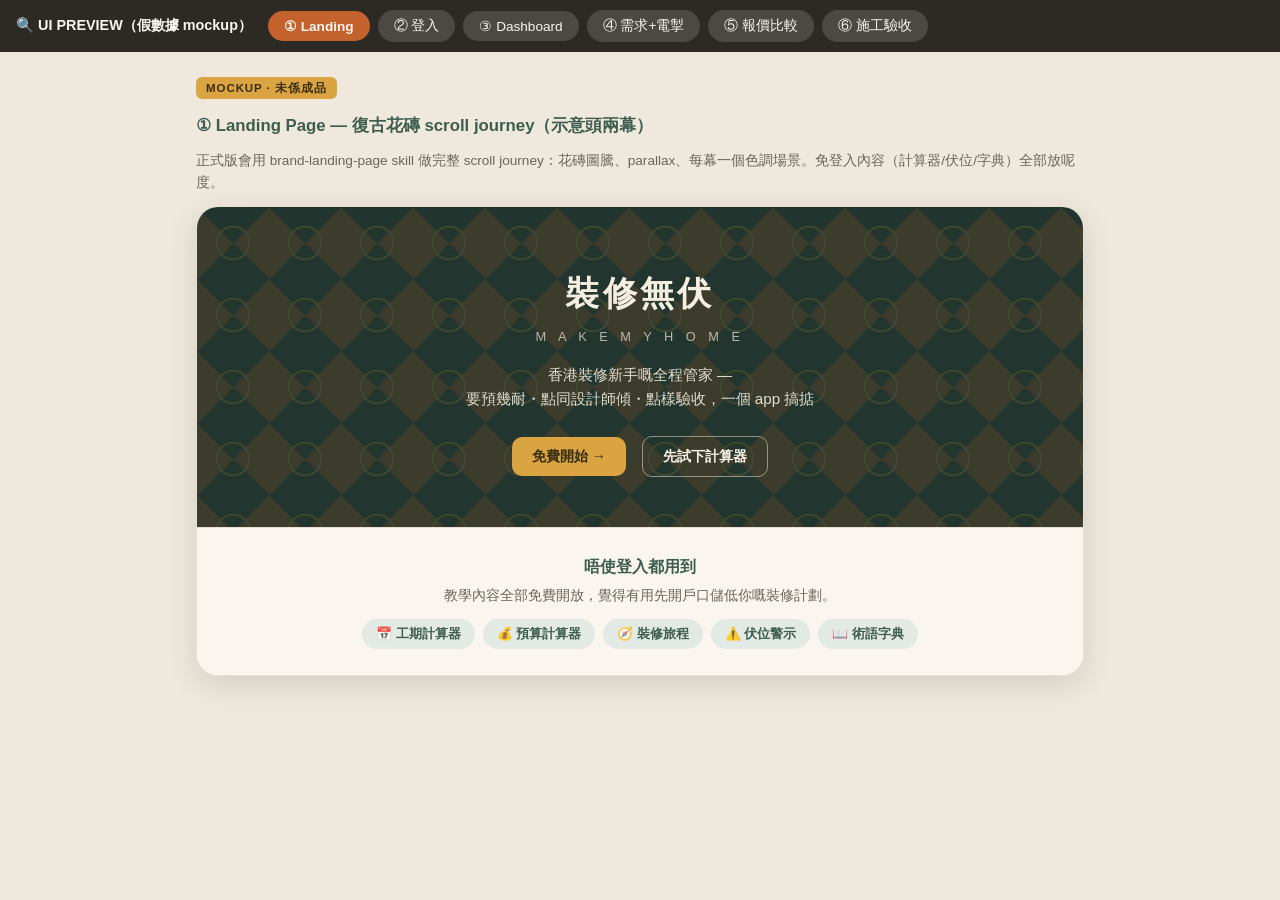
<file: preview.html>
<!DOCTYPE html>
<html lang="zh-HK">
<head>
<meta charset="UTF-8">
<meta name="viewport" content="width=device-width, initial-scale=1.0">
<title>裝修無伏 App 升級 — UI Preview（Mockup）</title>
<style>
:root{
  --bg:#FAF6EF; --card:#FFF; --ink:#2D2A26; --ink2:#6B645B; --muted:#9A917F;
  --accent:#C4622D; --accent-soft:#F3DFD2; --green:#3E5C50; --green-soft:#E3EAE6;
  --mustard:#D9A441; --line:#E8E0D2; --danger:#A8402F; --danger-soft:#F6E3DF;
  --radius:14px; --shadow:0 2px 10px rgba(45,42,38,.07);
}
*{box-sizing:border-box;margin:0;padding:0}
body{font-family:-apple-system,BlinkMacSystemFont,"Segoe UI","Noto Sans TC","PingFang HK",sans-serif;background:#EFE9DD;color:var(--ink);line-height:1.6}
.bar{position:sticky;top:0;z-index:99;background:var(--ink);color:#FAF6EF;padding:10px 16px;display:flex;gap:8px;align-items:center;flex-wrap:wrap}
.bar b{font-size:.9rem;margin-right:8px}
.bar button{border:none;border-radius:999px;padding:7px 16px;font-size:.85rem;cursor:pointer;font-family:inherit;background:rgba(250,246,239,.15);color:#FAF6EF}
.bar button.on{background:var(--accent);font-weight:700}
.stage{max-width:920px;margin:22px auto 80px;padding:0 16px}
.scr{display:none}.scr.on{display:block}
.phone{background:var(--bg);border:1px solid var(--line);border-radius:22px;box-shadow:0 8px 30px rgba(45,42,38,.15);overflow:hidden;margin-bottom:26px}
.mocktag{display:inline-block;background:var(--mustard);color:#3A2E12;font-size:.72rem;font-weight:700;border-radius:6px;padding:2px 10px;letter-spacing:.08em;margin-bottom:8px}
h2.cap{font-size:1.05rem;margin:6px 0 10px;color:var(--green)}
p.capsub{font-size:.85rem;color:var(--ink2);margin-bottom:12px}
/* app chrome */
.apphead{background:var(--green);color:#FAF6EF;padding:14px 18px;display:flex;justify-content:space-between;align-items:center}
.apphead .lg{font-weight:800;letter-spacing:.05em}
.apphead .lg small{display:block;font-size:.65rem;font-weight:400;opacity:.75;letter-spacing:.12em}
.avatar{width:34px;height:34px;border-radius:50%;background:var(--mustard);color:#3A2E12;display:flex;align-items:center;justify-content:center;font-weight:800}
.projrow{background:#33493F;color:#E9EFE9;padding:8px 18px;font-size:.82rem;display:flex;gap:8px;align-items:center}
.projrow select{background:transparent;color:#FAF6EF;border:1px solid rgba(250,246,239,.4);border-radius:8px;padding:3px 8px;font-family:inherit;font-size:.82rem}
.body{padding:18px}
.card{background:var(--card);border:1px solid var(--line);border-radius:var(--radius);box-shadow:var(--shadow);padding:16px;margin-bottom:14px}
.card h3{font-size:.98rem;margin-bottom:8px}
.pill{display:inline-block;border-radius:999px;padding:2px 11px;font-size:.74rem;font-weight:700;margin-right:6px}
.pill.g{background:var(--green-soft);color:var(--green)}
.pill.o{background:var(--accent-soft);color:var(--accent)}
.pill.r{background:var(--danger-soft);color:var(--danger)}
.btn{display:inline-block;background:var(--accent);color:#fff;border:none;border-radius:10px;padding:10px 20px;font-size:.9rem;font-weight:700;cursor:pointer;font-family:inherit}
.btn.gh{background:transparent;color:var(--accent);border:1.5px solid var(--accent)}
.gbtn{display:flex;align-items:center;gap:10px;background:#fff;border:1.5px solid var(--line);border-radius:12px;padding:12px 20px;font-size:.95rem;font-weight:600;cursor:pointer;margin:0 auto;font-family:inherit}
.gbtn .gi{width:20px;height:20px;border-radius:50%;background:conic-gradient(#4285F4 0 25%,#34A853 25% 50%,#FBBC05 50% 75%,#EA4335 75%);}
input[type=text],input[type=number],select,textarea{width:100%;padding:9px 11px;border:1.5px solid var(--line);border-radius:9px;font-size:.88rem;font-family:inherit;background:#FFFDF9}
label.f{display:block;font-size:.78rem;color:var(--ink2);font-weight:700;margin:8px 0 3px}
.grid2{display:grid;grid-template-columns:1fr 1fr;gap:10px}
@media(max-width:600px){.grid2{grid-template-columns:1fr}}
.roomtab{display:flex;gap:6px;overflow-x:auto;margin-bottom:12px}
.roomtab span{flex:0 0 auto;border-radius:999px;padding:6px 14px;font-size:.82rem;background:#F1EADB;color:var(--ink2);cursor:pointer}
.roomtab span.on{background:var(--green);color:#FAF6EF;font-weight:700}
.stepdots{display:flex;gap:5px;margin:10px 0}
.stepdots i{width:22px;height:5px;border-radius:3px;background:var(--line)}
.stepdots i.on{background:var(--accent)}
.counter{display:flex;align-items:center;gap:10px}
.counter b{min-width:22px;text-align:center}
.counter button{width:30px;height:30px;border-radius:50%;border:1.5px solid var(--accent);background:#fff;color:var(--accent);font-size:1.05rem;cursor:pointer}
table.tb{width:100%;border-collapse:collapse;font-size:.82rem;margin-top:6px}
table.tb th{text-align:left;padding:7px 8px;background:var(--green-soft);color:var(--green);font-size:.76rem}
table.tb td{padding:7px 8px;border-bottom:1px dashed var(--line);vertical-align:top}
.qcard{border:1.5px solid var(--line);border-radius:12px;padding:14px;margin-bottom:10px;background:#FFFDF9}
.qcard .hd{display:flex;justify-content:space-between;align-items:center;margin-bottom:6px}
.qcard .hd b{font-size:.95rem}
.qcard .price{font-size:1.05rem;font-weight:800;color:var(--green)}
.score{font-size:.78rem;font-weight:700}
.bar2{height:7px;border-radius:99px;background:#F1EADB;overflow:hidden;margin:4px 0 8px}
.bar2 i{display:block;height:100%;border-radius:99px}
.flagrow{font-size:.78rem;color:var(--ink2)}
.stgcard{border-left:5px solid var(--line);border-radius:10px;background:#FFFDF9;border:1px solid var(--line);padding:12px 14px;margin-bottom:10px}
.stgcard.done{border-left-color:var(--green)}
.stgcard.now{border-left-color:var(--accent)}
.stgcard .t{display:flex;justify-content:space-between;align-items:center}
.stgcard .t b{font-size:.92rem}
.dt{font-size:.76rem;color:var(--ink2);margin-top:3px}
.photos{display:flex;gap:6px;margin-top:8px;flex-wrap:wrap}
.ph{width:64px;height:64px;border-radius:9px;background:linear-gradient(135deg,#D8CDB8,#B8AD96);display:flex;align-items:center;justify-content:center;font-size:1.2rem}
.ph.add{background:#fff;border:1.5px dashed var(--accent);color:var(--accent);cursor:pointer}
.note{background:var(--accent-soft);border-left:4px solid var(--accent);border-radius:8px;padding:10px 12px;font-size:.82rem;margin:10px 0}
.note.good{background:var(--green-soft);border-left-color:var(--green)}
/* landing */
.land{background:#22352E;color:#F5EFE2;text-align:center;padding:60px 24px 50px;position:relative;overflow:hidden}
.tiles{position:absolute;inset:0;opacity:.16;background-image:
 radial-gradient(circle at 50% 50%, transparent 30%, #D9A441 30% 34%, transparent 34%),
 conic-gradient(from 45deg at 50% 50%, #C4622D 0 25%, transparent 0 50%, #C4622D 0 75%, transparent 0);
 background-size:72px 72px}
.land h1{font-size:2.1rem;letter-spacing:.1em;position:relative}
.land .en{font-size:.8rem;letter-spacing:.35em;opacity:.7;margin-top:6px;position:relative}
.land p.tag{margin:16px auto 0;max-width:430px;font-size:.95rem;opacity:.9;position:relative}
.land .cta{margin-top:24px;position:relative}
.land .cta .btn{background:var(--mustard);color:#3A2E12;margin:0 6px}
.landsec{padding:26px 22px;text-align:center;border-top:1px solid var(--line)}
.landsec h4{color:var(--green);margin-bottom:6px}
.landsec p{font-size:.85rem;color:var(--ink2);max-width:480px;margin:0 auto}
.freechips{display:flex;gap:8px;justify-content:center;flex-wrap:wrap;margin-top:12px}
.freechips span{background:var(--green-soft);color:var(--green);border-radius:999px;padding:5px 14px;font-size:.8rem;font-weight:600}
</style>
</head>
<body>

<div class="bar">
  <b>🔍 UI PREVIEW（假數據 mockup）</b>
  <button data-s="s-land" class="on">① Landing</button>
  <button data-s="s-login">② 登入</button>
  <button data-s="s-home">③ Dashboard</button>
  <button data-s="s-need">④ 需求+電掣</button>
  <button data-s="s-quote">⑤ 報價比較</button>
  <button data-s="s-insp">⑥ 施工驗收</button>
</div>

<div class="stage">

<!-- ① Landing -->
<div class="scr on" id="s-land">
  <span class="mocktag">MOCKUP · 未係成品</span>
  <h2 class="cap">① Landing Page — 復古花磚 scroll journey（示意頭兩幕）</h2>
  <p class="capsub">正式版會用 brand-landing-page skill 做完整 scroll journey：花磚圖騰、parallax、每幕一個色調場景。免登入內容（計算器/伏位/字典）全部放呢度。</p>
  <div class="phone">
    <div class="land">
      <div class="tiles"></div>
      <h1>裝修無伏</h1>
      <div class="en">M A K E M Y H O M E</div>
      <p class="tag">香港裝修新手嘅全程管家 —<br>要預幾耐・點同設計師傾・點樣驗收，一個 app 搞掂</p>
      <div class="cta">
        <button class="btn">免費開始 →</button>
        <button class="btn" style="background:transparent;color:#F5EFE2;border:1.5px solid rgba(245,239,226,.5)">先試下計算器</button>
      </div>
    </div>
    <div class="landsec" style="background:var(--bg)">
      <h4>唔使登入都用到</h4>
      <p>教學內容全部免費開放，覺得有用先開戶口儲低你嘅裝修計劃。</p>
      <div class="freechips">
        <span>📅 工期計算器</span><span>💰 預算計算器</span><span>🧭 裝修旅程</span><span>⚠️ 伏位警示</span><span>📖 術語字典</span>
      </div>
    </div>
  </div>
</div>

<!-- ② Login -->
<div class="scr" id="s-login">
  <span class="mocktag">MOCKUP</span>
  <h2 class="cap">② 登入 — 得一個掣，零門檻</h2>
  <p class="capsub">Supabase Google OAuth。登入後資料全部入雲端，換機/手機電腦互通。</p>
  <div class="phone">
    <div class="body" style="text-align:center;padding:56px 24px">
      <div style="font-size:2.2rem">🏠</div>
      <h3 style="font-size:1.3rem;color:var(--green);margin:8px 0 4px">裝修無伏</h3>
      <p style="font-size:.85rem;color:var(--ink2);margin-bottom:26px">儲存你嘅裝修計劃・報價比較・驗收記錄</p>
      <button class="gbtn"><span class="gi"></span>用 Google 帳戶繼續</button>
      <p style="font-size:.72rem;color:var(--muted);margin-top:18px">我哋只攞你個 email 做登入，唔會 send 嘢俾你</p>
    </div>
  </div>
</div>

<!-- ③ Dashboard -->
<div class="scr" id="s-home">
  <span class="mocktag">MOCKUP</span>
  <h2 class="cap">③ 登入後 Dashboard — 一個 project 一眼睇晒進度</h2>
  <p class="capsub">支援多 project（幫屋企人裝修）。四個 module 顯示各自進度，接落做咩一目了然。</p>
  <div class="phone">
    <div class="apphead"><div class="lg">裝修無伏<small>MAKEMYHOME</small></div><div class="avatar">S</div></div>
    <div class="projrow">🏠 Project：<select><option>太古城 480呎（自住）</option><option>+ 開新 project</option></select></div>
    <div class="body">
      <div class="card" style="border-left:5px solid var(--accent)">
        <span class="pill o">而家階段</span><b style="font-size:.95rem">施工中 — 泥水鋪磚（第 3 週）</b>
        <div class="dt" style="margin-top:6px">📍 下一個關鍵位：<b>10月2日前</b> 完成 48 小時試水＋泥水驗收 ②</div>
      </div>
      <div class="grid2">
        <div class="card"><h3>📋 需求規劃</h3><span class="pill g">已完成</span><div class="dt">5 間房・掣位清單已 export</div></div>
        <div class="card"><h3>📊 報價比較</h3><span class="pill g">已簽約</span><div class="dt">3 間公司・簽咗「安居工程」</div></div>
        <div class="card"><h3>📅 工期表</h3><span class="pill o">進行中</span><div class="dt">9月1日開工・預 10月28日完工</div></div>
        <div class="card"><h3>✅ 驗收記錄</h3><span class="pill o">2/5 工序</span><div class="dt">已上載 14 張相</div></div>
      </div>
      <div class="note">🔔 提提你：訂造傢俬圖則要喺 <b>9月20日前</b>確認落單（木工前 6 星期）</div>
    </div>
  </div>
</div>

<!-- ④ 需求+電掣 -->
<div class="scr" id="s-need">
  <span class="mocktag">MOCKUP</span>
  <h2 class="cap">④ 需求規劃 — 逐間房問卷，電掣位係第 3 步</h2>
  <p class="capsub">揀咗房間之後逐間過，每間房 4 步：用途傢俬 → 儲物 → 電掣插座 → 燈光。最後匯總成需求書＋掣位清單。</p>
  <div class="phone">
    <div class="apphead"><div class="lg">📋 需求規劃</div><div class="avatar">S</div></div>
    <div class="body">
      <div class="roomtab"><span>客飯廳</span><span class="on">主人房</span><span>細房</span><span>廚房</span><span>浴室</span></div>
      <div class="card">
        <div class="stepdots"><i class="on"></i><i class="on"></i><i class="on"></i><i></i></div>
        <h3>主人房 · 第 3 步：電掣＋插座＋網絡位 🔌</h3>
        <label class="f">床頭兩邊插座（叉電話）</label>
        <div class="counter"><button>−</button><b>2</b><button>＋</button><span style="font-size:.78rem;color:var(--muted)">建議每邊最少 1 個＋USB 位</span></div>
        <label class="f">電視/娛樂區插座</label>
        <div class="counter"><button>−</button><b>4</b><button>＋</button><span style="font-size:.78rem;color:var(--muted)">電視+機頂盒+遊戲機+router</span></div>
        <label class="f">冷氣位</label>
        <div class="counter"><button>−</button><b>1</b><button>＋</button><span style="font-size:.78rem;color:var(--muted)">獨立迴路，唔同插座共用</span></div>
        <label class="f">網絡 LAN 位 / Wi-Fi mesh 位</label>
        <div class="counter"><button>−</button><b>1</b><button>＋</button><span style="font-size:.78rem;color:var(--muted)">在家工作建議書枱位有 LAN</span></div>
        <label class="f">呢間房仲有咩特別電器？</label>
        <input type="text" placeholder="例：抽濕機、風扇燈、電熱氈…">
        <div style="margin-top:12px"><button class="btn gh">← 上一步</button> <button class="btn">下一步：燈光 →</button></div>
      </div>
      <div class="note good">✨ 最後一步自動生成：<b>需求書</b>（畀設計師）＋<b>全屋掣位清單</b>（畀水電師傅，逐房列明數量+建議高度）— 兩份都可以 export PDF / WhatsApp 傳送</div>
    </div>
  </div>
</div>

<!-- ⑤ 報價比較 -->
<div class="scr" id="s-quote">
  <span class="mocktag">MOCKUP</span>
  <h2 class="cap">⑤ 報價比較 — 公司卡片＋紅旗評分</h2>
  <p class="capsub">每間公司入總價＋工序大類金額＋剔 10 條紅旗問題，自動出對比＋風險提示。可上載報價單原件備查。</p>
  <div class="phone">
    <div class="apphead"><div class="lg">📊 報價比較</div><div class="avatar">S</div></div>
    <div class="body">
      <div class="qcard">
        <div class="hd"><b>安居工程</b><span class="price">$428,000</span></div>
        <div class="bar2"><i style="width:88%;background:var(--green)"></i></div>
        <div class="flagrow"><span class="score" style="color:var(--green)">風險評分 9/10 ✓</span> · 逐項列品牌型號 ✓ · 分 4 期 ✓ · 雜項 3% ✓ · 📎 報價單.pdf</div>
      </div>
      <div class="qcard">
        <div class="hd"><b>宏基裝修</b><span class="price">$452,000</span></div>
        <div class="bar2"><i style="width:70%;background:var(--mustard)"></i></div>
        <div class="flagrow"><span class="score" style="color:#8A6A1B">風險評分 7/10</span> · 冇列磁磚型號 ⚠️ · 分 4 期 ✓ · 雜項 6% ⚠️</div>
      </div>
      <div class="qcard" style="border-color:var(--danger)">
        <div class="hd"><b>快靚正工程</b><span class="price" style="color:var(--danger)">$318,000</span></div>
        <div class="bar2"><i style="width:35%;background:var(--danger)"></i></div>
        <div class="flagrow"><span class="score" style="color:var(--danger)">風險評分 3/10 ✗</span> · 平市價 26% 🚩 · 一口價冇分項 🚩 · 開工收 50% 🚩</div>
      </div>
      <table class="tb">
        <tr><th>大類</th><th>安居</th><th>宏基</th><th>快靚正</th></tr>
        <tr><td>泥水</td><td>$128k</td><td>$135k</td><td rowspan="4" style="color:var(--danger)">冇分項<br>🚩</td></tr>
        <tr><td>水電</td><td>$86k</td><td>$92k</td></tr>
        <tr><td>木工</td><td>$142k</td><td>$150k</td></tr>
        <tr><td>油漆+雜項</td><td>$72k</td><td>$75k</td></tr>
      </table>
      <div style="margin-top:12px"><button class="btn gh">＋ 加公司</button></div>
    </div>
  </div>
</div>

<!-- ⑥ 施工驗收 -->
<div class="scr" id="s-insp">
  <span class="mocktag">MOCKUP</span>
  <h2 class="cap">⑥ 施工＋分段驗收 — mark 日期・剔清單・影相留證</h2>
  <p class="capsub">每個工序一張卡：日期、驗收 checklist（雲端保存）、相簿＋備註。相片自動壓縮，唔食晒儲存額。</p>
  <div class="phone">
    <div class="apphead"><div class="lg">✅ 施工驗收</div><div class="avatar">S</div></div>
    <div class="body">
      <div class="stgcard done">
        <div class="t"><b>1. 保護＋拆卸</b><span class="pill g">完成 ✓</span></div>
        <div class="dt">9月1日 開工 → 9月5日 完成 · 📷 3 張相</div>
      </div>
      <div class="stgcard done">
        <div class="t"><b>2. 水電改動</b><span class="pill g">驗收合格 ✓</span></div>
        <div class="dt">9月6日 → 9月13日 · checklist 6/6 ✓ · 已付第 2 期</div>
        <div class="photos"><div class="ph">📷</div><div class="ph">📷</div><div class="ph">📷</div><div class="ph">📷</div></div>
        <div class="dt" style="margin-top:5px">💬 備注：全屋走線相已影，主人房加咗一個 LAN 位（+$800 已書面確認）</div>
      </div>
      <div class="stgcard now">
        <div class="t"><b>3. 泥水鋪磚</b><span class="pill o">進行中</span></div>
        <div class="dt">9月14日 開工 · 預 10月2日 完成 · checklist 2/6</div>
        <div class="photos"><div class="ph">📷</div><div class="ph">📷</div><div class="ph add">＋</div></div>
        <div class="note" style="margin:8px 0 0">⏱️ 記住：完成前要 <b>48 小時試水</b>，合格先剔「驗收②」同過第 3 期數</div>
      </div>
      <div class="stgcard">
        <div class="t"><b>4. 木工訂造</b><span class="pill" style="background:#F1EADB;color:var(--muted)">未開始</span></div>
        <div class="dt">傢俬圖則要 9月20日前 確認 🔔</div>
      </div>
      <div class="stgcard">
        <div class="t"><b>5. 油漆＋完工總驗收</b><span class="pill" style="background:#F1EADB;color:var(--muted)">未開始</span></div>
      </div>
    </div>
  </div>
</div>

</div>

<script>
document.querySelector('.bar').addEventListener('click',e=>{
  const b=e.target.closest('button');if(!b)return;
  document.querySelectorAll('.bar button').forEach(x=>x.classList.toggle('on',x===b));
  document.querySelectorAll('.scr').forEach(s=>s.classList.toggle('on',s.id===b.dataset.s));
  window.scrollTo({top:0});
});
</script>
</body>
</html>
</file>
<file: css/shared.css>
/* 裝修無伏 / MakeMyHome — shared design tokens + component styles for app.html
   Tokens per CLAUDE_BUILD_SPEC.md §2; component classes adapted from preview.html
   (qcard/stgcard/pill/counter/roomtab/stepdots etc.) so app.html matches the
   approved mockup look. Mobile-first — 375px must never overflow. */

:root{
  --bg:#FAF6EF; --card:#FFF; --ink:#2D2A26; --ink2:#6B645B; --muted:#9A917F;
  --accent:#B4532B; --accent-soft:#F3DFD2;
  --green:#3E5C50; --green-soft:#E3EAE6;
  --mustard:#D9A441;
  --line:#E8E0D2; --danger:#A8402F; --danger-soft:#F6E3DF;
  --radius:14px; --shadow:0 2px 10px rgba(45,42,38,.07);
}
*{box-sizing:border-box}
html,body{margin:0;padding:0}
body{
  font-family:-apple-system,BlinkMacSystemFont,"Segoe UI","Noto Sans TC","PingFang HK",sans-serif;
  background:var(--bg); color:var(--ink); line-height:1.6; min-height:100vh;
  overflow-x:hidden;
}
img{max-width:100%}
a{color:inherit}
button,input,select,textarea{font-family:inherit}

/* ---------- layout shells ---------- */
#app{max-width:520px;margin:0 auto;min-height:100vh;background:var(--bg);position:relative}
.apphead{background:var(--green);color:#FAF6EF;padding:14px 16px;display:flex;justify-content:space-between;align-items:center;position:sticky;top:0;z-index:20}
.apphead .lg{font-weight:800;letter-spacing:.03em;font-size:1.02rem;display:flex;align-items:center;gap:8px;cursor:pointer;background:none;border:none;color:inherit}
.apphead .lg small{display:block;font-size:.62rem;font-weight:400;opacity:.75;letter-spacing:.1em}
.avatar{width:32px;height:32px;border-radius:50%;background:var(--mustard);color:#3A2E12;display:flex;align-items:center;justify-content:center;font-weight:800;font-size:.85rem;border:none;cursor:pointer;flex:0 0 auto}
.projrow{background:#33493F;color:#E9EFE9;padding:8px 16px;font-size:.82rem;display:flex;gap:8px;align-items:center;flex-wrap:wrap}
.projrow select{background:transparent;color:#FAF6EF;border:1px solid rgba(250,246,239,.4);border-radius:8px;padding:4px 8px;font-size:.82rem;max-width:100%}
.tabbar{display:flex;background:#fff;border-top:1px solid var(--line);position:sticky;bottom:0;z-index:20;box-shadow:0 -2px 10px rgba(45,42,38,.06)}
.tabbar button{flex:1;border:none;background:none;padding:9px 4px 8px;font-size:.68rem;color:var(--ink2);cursor:pointer;display:flex;flex-direction:column;align-items:center;gap:2px}
.tabbar button .ic{font-size:1.1rem}
.tabbar button.on{color:var(--accent);font-weight:700}
.body{padding:16px 16px 24px}

/* ---------- cards / pills / buttons ---------- */
.card{background:var(--card);border:1px solid var(--line);border-radius:var(--radius);box-shadow:var(--shadow);padding:16px;margin-bottom:14px}
.card h3{font-size:.98rem;margin:0 0 8px}
.pill{display:inline-block;border-radius:999px;padding:2px 11px;font-size:.74rem;font-weight:700;margin-right:6px}
.pill.g{background:var(--green-soft);color:var(--green)}
.pill.o{background:var(--accent-soft);color:var(--accent)}
.pill.r{background:var(--danger-soft);color:var(--danger)}
.pill.mut{background:#F1EADB;color:var(--muted)}
.btn{display:inline-block;background:var(--accent);color:#fff;border:none;border-radius:10px;padding:10px 20px;font-size:.9rem;font-weight:700;cursor:pointer;font-family:inherit}
.btn.gh{background:transparent;color:var(--accent);border:1.5px solid var(--accent)}
.btn.sm{padding:6px 14px;font-size:.8rem}
.btn.danger{background:var(--danger)}
.btn.mustard{background:var(--mustard);color:#3A2E12}
.btn[disabled]{opacity:.5;cursor:not-allowed}
.gbtn{display:flex;align-items:center;gap:10px;background:#fff;border:1.5px solid var(--line);border-radius:12px;padding:12px 20px;font-size:.95rem;font-weight:600;cursor:pointer;margin:0 auto;font-family:inherit}
.gbtn .gi{width:20px;height:20px;border-radius:50%;background:conic-gradient(#4285F4 0 25%,#34A853 25% 50%,#FBBC05 50% 75%,#EA4335 75%);flex:0 0 auto}
.iconbtn{border:none;background:none;color:var(--ink2);cursor:pointer;font-size:1rem;padding:4px}

/* ---------- forms ---------- */
input[type=text],input[type=number],input[type=date],select,textarea{
  width:100%;padding:9px 11px;border:1.5px solid var(--line);border-radius:9px;
  font-size:.88rem;background:#FFFDF9;color:var(--ink);
}
textarea{resize:vertical;min-height:70px}
label.f,div.f{display:block;font-size:.78rem;color:var(--ink2);font-weight:700;margin:10px 0 3px}
.grid2{display:grid;grid-template-columns:1fr 1fr;gap:10px}
@media(max-width:480px){.grid2{grid-template-columns:1fr}}

/* ---------- needs wizard ---------- */
.roomtab{display:flex;gap:6px;overflow-x:auto;margin-bottom:12px;padding-bottom:2px}
.roomtab span,.roomtab button{flex:0 0 auto;border-radius:999px;padding:6px 14px;font-size:.82rem;background:#F1EADB;color:var(--ink2);cursor:pointer;white-space:nowrap;border:none;font-family:inherit}
.roomtab span.on,.roomtab button.on{background:var(--green);color:#FAF6EF;font-weight:700}
.roomtab span.add,.roomtab button.add{background:#fff;border:1.5px dashed var(--accent);color:var(--accent)}
.stepdots{display:flex;gap:5px;margin:10px 0}
.stepdots i{width:22px;height:5px;border-radius:3px;background:var(--line);display:block}
.stepdots i.on{background:var(--accent)}
.counter{display:flex;align-items:center;gap:10px;margin:4px 0 2px;flex-wrap:wrap}
.counter b{min-width:22px;text-align:center}
.counter button{width:30px;height:30px;border-radius:50%;border:1.5px solid var(--accent);background:#fff;color:var(--accent);font-size:1.05rem;cursor:pointer;flex:0 0 auto}
.counter .hint{font-size:.74rem;color:var(--muted);flex:1 1 140px}
.chiprow{display:flex;flex-wrap:wrap;gap:6px;margin:4px 0 8px}
.chiprow label,.chiprow button.chipbtn{display:flex;align-items:center;gap:4px;background:#F1EADB;border-radius:999px;padding:5px 12px;font-size:.78rem;color:var(--ink2);cursor:pointer}
.chiprow button.chipbtn{border:none;font-family:inherit;line-height:inherit}
.chiprow input{width:auto}
.chiprow span.on,.chiprow .chipbtn.on{color:var(--green);font-weight:700}

/* ---------- tables ---------- */
.tbwrap{
  overflow-x:auto;-webkit-overflow-scrolling:touch;
  /* 橫向捲動提示：左右兩邊仲有內容嗰邊顯示陰影（純 CSS，捲到盡頭陰影自動消失） */
  background:
    linear-gradient(to right,#fff 30%,rgba(255,255,255,0)) left center,
    linear-gradient(to left,#fff 30%,rgba(255,255,255,0)) right center,
    radial-gradient(farthest-side at 0 50%,rgba(45,42,38,.22),rgba(45,42,38,0)) left center,
    radial-gradient(farthest-side at 100% 50%,rgba(45,42,38,.22),rgba(45,42,38,0)) right center;
  background-repeat:no-repeat;background-color:#fff;
  background-size:40px 100%,40px 100%,14px 100%,14px 100%;
  background-attachment:local,local,scroll,scroll;
}
table.tb{width:100%;border-collapse:collapse;font-size:.8rem;margin-top:6px;min-width:340px}
table.tb th{text-align:left;padding:7px 8px;background:var(--green-soft);color:var(--green);font-size:.74rem;white-space:nowrap}
table.tb td{padding:7px 8px;border-bottom:1px dashed var(--line);vertical-align:top}
/* 大類金額對比：公司名可以斷行，3 間公司剛好放得入 375px；4 間或以上先橫向捲動，
   第一欄（泥水／水電…）固定喺左邊，捲動時仍然知道睇緊邊一行 */
table.tb.cmp{min-width:0}
table.tb.cmp th,table.tb.cmp td{min-width:76px}
table.tb.cmp th{white-space:normal;line-height:1.25;vertical-align:bottom}
table.tb.cmp th:first-child,table.tb.cmp td:first-child{min-width:52px;position:sticky;left:0;z-index:1}
table.tb.cmp td:first-child{background:#fff}

/* ---------- quotes ---------- */
.qcard{border:1.5px solid var(--line);border-radius:12px;padding:14px;margin-bottom:10px;background:#FFFDF9}
.qcard .hd{display:flex;justify-content:space-between;align-items:center;margin-bottom:6px;gap:8px}
.qcard .hd b{font-size:.95rem}
.qcard .price{font-size:1.05rem;font-weight:800;color:var(--green);white-space:nowrap}
.qcard .price.bad{color:var(--danger)}
.score{font-size:.78rem;font-weight:700}
.bar2{height:7px;border-radius:99px;background:#F1EADB;overflow:hidden;margin:4px 0 8px}
.bar2 i{display:block;height:100%;border-radius:99px}
.flagrow{font-size:.78rem;color:var(--ink2)}
.flaglist{display:grid;grid-template-columns:1fr;gap:4px;margin:8px 0}
.flaglist label{display:flex;gap:6px;align-items:flex-start;font-size:.8rem;color:var(--ink2)}
.flaglist input{width:auto;margin-top:3px}
.quotefor{display:inline-block;background:var(--accent-soft);color:var(--accent);border-radius:8px;padding:3px 9px;font-size:.72rem;margin-bottom:6px}

/* ---------- signed contract + scope gaps ---------- */
.contractintro{background:var(--green);color:#FAF6EF;border-radius:var(--radius);padding:20px;margin-bottom:14px}
.contractintro .eyebrow{color:var(--mustard)}
.contractintro h2{font-size:1.12rem;margin:4px 0 5px}
.contractintro p{font-size:.8rem;opacity:.8;margin:0 0 13px}
.contractcard{background:var(--card);border:1px solid var(--line);border-top:5px solid var(--green);border-radius:var(--radius);box-shadow:var(--shadow);padding:17px;margin-bottom:14px}
.contracthead{display:flex;justify-content:space-between;align-items:flex-start;gap:12px}
.contracthead h2{font-size:1.08rem;margin:3px 0}
.contracthead>b{font-size:1.08rem;color:var(--green);white-space:nowrap}
.contractmeta{font-size:.75rem;color:var(--ink2);margin-bottom:12px}
.contractscope{display:grid;gap:0;border-top:1px solid var(--line)}
.contractscope>div{display:flex;justify-content:space-between;align-items:center;gap:10px;padding:8px 0;border-bottom:1px dashed var(--line);font-size:.8rem}
.contractscope .pill{font-style:normal;margin:0;white-space:nowrap}
.gapalert{background:var(--danger-soft);border-left:4px solid var(--danger);border-radius:9px;padding:11px 12px;margin-top:12px;color:var(--danger);font-size:.78rem}
.gapalert p{margin:4px 0 0;color:var(--ink2)}
.combinedtotal{background:var(--green-soft);color:var(--green);border-radius:9px;padding:10px 12px;margin-top:10px;font-size:.77rem}
.contractscopeform{display:grid;gap:7px;margin-top:8px}
.contractscoperow{display:grid;grid-template-columns:1fr minmax(170px,1fr);align-items:center;gap:10px;background:#F8F3EA;border-radius:9px;padding:8px 10px}
.contractscoperow b{font-size:.78rem}
.contractscoperow select{padding:7px 8px;font-size:.77rem}
.sectionlabel{font-size:.72rem;letter-spacing:.1em;color:var(--muted);font-weight:700;margin:18px 2px 8px}
.contractdetails{margin-top:12px}
.contractdetails summary{cursor:pointer;color:var(--green);font-size:.78rem;font-weight:700;padding:10px 0}
.gapcenter{background:#FFFDF9;border:1px solid var(--line);border-radius:12px;padding:13px;margin-top:12px}
.gapcenterhead h3{font-size:1rem;margin:3px 0}
.gapcenterhead p{font-size:.77rem;color:var(--ink2);margin:0}
.gapsummary{display:grid;grid-template-columns:repeat(3,1fr);gap:7px;margin:12px 0}
.gapsummary>div{background:#F4EEE2;border-radius:9px;text-align:center;padding:9px 5px}
.gapsummary b{display:block;font-size:1.15rem}.gapsummary span{font-size:.67rem;color:var(--ink2)}
.gapsummary .external b{color:var(--danger)}.gapsummary .check b{color:var(--accent)}.gapsummary .included b{color:var(--green)}
.gapsection{margin-top:13px}.gapsectiontitle{display:flex;justify-content:space-between;font-size:.78rem;font-weight:800;margin-bottom:7px}.gapsectiontitle span{color:var(--muted);font-size:.7rem}
.gapitem{border:1px solid var(--line);border-radius:10px;padding:11px;margin-bottom:7px}
.gapitemhead{display:flex;justify-content:space-between;align-items:flex-start;gap:8px}.gapitemhead b{font-size:.82rem}.gapitemhead p{font-size:.72rem;color:var(--ink2);margin:3px 0 0;line-height:1.45}
.gapactions{display:flex;gap:6px;margin-top:9px}.quoteprogress{border-top:1px dashed var(--line);color:var(--green);font-size:.69rem;font-weight:700;margin-top:9px;padding-top:8px}
.responsibilitychoices{display:grid;gap:6px;margin-top:9px}
.responsibilitychoice{display:flex;justify-content:space-between;align-items:center;gap:8px;width:100%;border:1px solid var(--line);border-radius:9px;background:#FFFDF9;color:var(--ink);padding:9px 10px;text-align:left;cursor:pointer}
.responsibilitychoice b{font-size:.77rem}.responsibilitychoice span{font-size:.68rem;color:var(--ink2)}
.responsibilitychoice.selected{border-color:var(--green);background:var(--green-soft)}
.handoffcard{border-top:1px solid var(--line);margin-top:14px;padding-top:14px}.handoffcard h3{font-size:1rem;margin:3px 0}
.handofflist{margin:10px 0}.handoffrow{display:grid;grid-template-columns:1fr auto;gap:10px;padding:9px 0;border-bottom:1px dashed var(--line)}
.handoffrow:last-child{border-bottom:0}.handoffrow b{display:block;font-size:.78rem}.handoffrow span{display:block;color:var(--danger);font-size:.69rem;margin-top:2px}.handoffrow.ready span{color:var(--green)}.handoffrow small{font-size:.66rem;color:var(--muted);text-align:right}
.handofflock{background:var(--accent-soft);border-radius:9px;color:var(--ink2);font-size:.73rem;padding:9px 10px}

/* ---------- build stages ---------- */
.buildhandoff{display:flex;justify-content:space-between;align-items:center;gap:12px;background:var(--accent-soft);border:1px solid var(--accent);border-radius:12px;padding:13px 14px;margin-bottom:12px}
.buildhandoff.confirmed{background:var(--green-soft);border-color:var(--green)}.buildhandoff p{font-size:.72rem;color:var(--ink2);margin:3px 0 0}
.stgcard{border-left:5px solid var(--line);border-radius:10px;background:#FFFDF9;border:1px solid var(--line);padding:12px 14px;margin-bottom:10px}
.stgcard.done{border-left-color:var(--green)}
.stgcard.now{border-left-color:var(--accent)}
.stgcard.focused{box-shadow:0 0 0 2px var(--accent-soft),var(--shadow);scroll-margin-top:12px}
.stgcard .t{display:flex;justify-content:space-between;align-items:center;gap:8px}
.stgcard .t b{font-size:.92rem}
.buildfocus{display:grid;grid-template-columns:1fr auto;align-items:center;gap:12px;background:var(--green);color:#fff;border-radius:12px;padding:14px 16px;margin-bottom:10px}
.buildfocus h2{font-size:1.05rem;margin:3px 0}
.buildfocus p{font-size:.78rem;opacity:.82;margin:0;line-height:1.5}
.buildfocus .eyebrow{color:#F4D899}
.buildfocus .btn{white-space:nowrap}
.builddates{display:grid;gap:4px;background:#F8F3EA;border-radius:10px;padding:11px 13px;margin-bottom:10px;font-size:.75rem;color:var(--ink2)}
.builddates>b{color:var(--ink);margin-bottom:2px}
.builddates strong{color:var(--green)}
.stageresponsibility{display:grid;grid-template-columns:auto 1fr;column-gap:8px;align-items:baseline;background:var(--danger-soft);border-radius:9px;padding:9px 10px;margin-top:9px}
.stageresponsibility.ready{background:var(--green-soft)}.stageresponsibility span{font-size:.67rem;color:var(--muted)}.stageresponsibility b{font-size:.78rem}.stageresponsibility small{grid-column:2;font-size:.66rem;color:var(--ink2)}.stageresponsibility a{grid-column:2;font-size:.66rem;color:var(--green);margin-top:3px}
.dt{font-size:.76rem;color:var(--ink2);margin-top:3px}
.photos{display:flex;gap:6px;margin-top:8px;flex-wrap:wrap}
.ph{width:64px;height:64px;border-radius:9px;background:linear-gradient(135deg,#D8CDB8,#B8AD96);display:flex;align-items:center;justify-content:center;font-size:1.2rem;position:relative;overflow:hidden;flex:0 0 auto}
.ph img{width:100%;height:100%;object-fit:cover}
.ph .rm{position:absolute;top:2px;right:2px;background:rgba(45,42,38,.6);color:#fff;border:none;border-radius:50%;width:18px;height:18px;font-size:.65rem;cursor:pointer;line-height:1}
.ph.add{background:#fff;border:1.5px dashed var(--accent);color:var(--accent);cursor:pointer}
.chk{list-style:none;margin:8px 0;padding:0}
.chk li{display:flex;gap:10px;align-items:flex-start;padding:8px 0;border-bottom:1px dashed var(--line);font-size:.85rem;cursor:pointer}
.chk li:last-child{border-bottom:none}
.chk li b{display:block}
.chk li small{display:block;color:var(--ink2);font-size:.76rem;font-weight:400}
.chk li label{flex:1;cursor:pointer}   /* 撳成行文字都可以剔（原本 li 已有 cursor:pointer，但冇做到） */
.chk input{width:auto;margin-top:3px}

/* ---------- delete-project confirm modal ---------- */
.modalbg{position:fixed;inset:0;background:rgba(45,42,38,.55);display:flex;align-items:center;justify-content:center;z-index:100;padding:20px}
.modalcard{background:var(--card);border-radius:var(--radius);padding:20px;max-width:380px;width:100%;box-shadow:var(--shadow)}
.modalcard h3{margin:0 0 8px;color:var(--danger)}
.modalcard p{font-size:.84rem;color:var(--ink2);margin:0 0 12px;line-height:1.5}
.modalcard .mtop{display:flex;gap:8px;flex-wrap:wrap}

/* ---------- misc ---------- */
.note{background:var(--accent-soft);border-left:4px solid var(--accent);border-radius:8px;padding:10px 12px;font-size:.82rem;margin:10px 0}
.note.good{background:var(--green-soft);border-left-color:var(--green)}
.copybox{background:#FFFDF9;border:1.5px dashed var(--accent);border-radius:12px;padding:14px;font-size:.85rem;white-space:pre-wrap;margin-top:12px}
.empty{text-align:center;color:var(--muted);font-size:.85rem;padding:30px 10px}
.toast{position:fixed;left:50%;bottom:74px;transform:translateX(-50%);background:var(--ink);color:#FAF6EF;padding:10px 18px;border-radius:999px;font-size:.82rem;box-shadow:var(--shadow);z-index:999;opacity:0;transition:opacity .25s,bottom .25s;pointer-events:none;max-width:90vw;text-align:center}
.toast.show{opacity:1;bottom:84px}
.toast.err{background:var(--danger)}
.center{text-align:center}
.mtop{margin-top:12px}
.rowflex{display:flex;justify-content:space-between;align-items:center;gap:8px;flex-wrap:wrap}
.spin{display:inline-block;width:16px;height:16px;border:2px solid rgba(255,255,255,.4);border-top-color:#fff;border-radius:50%;animation:spin .7s linear infinite}
@keyframes spin{to{transform:rotate(360deg)}}

/* ---------- first-use onboarding ---------- */
.onboardhead{background:var(--green);color:#FAF6EF;padding:15px 20px;display:flex;justify-content:space-between;align-items:baseline}
.onboardhead b{font-size:1rem;letter-spacing:.03em}
.onboardhead small{font-size:.62rem;letter-spacing:.16em;opacity:.72}
.onboardwrap{padding:22px 18px 30px;max-width:520px;margin:0 auto}
.onboardwrap h1{font-size:1.45rem;line-height:1.35;margin:7px 0 8px;color:var(--ink)}
.onboardlede{font-size:.86rem;color:var(--ink2);margin:0 0 20px}
.onboardsteps{display:flex;gap:7px;margin-bottom:23px}
.onboardsteps i{height:5px;flex:1;background:var(--line);border-radius:5px}
.onboardsteps i.on{background:var(--accent)}
.choicegrid{display:grid;grid-template-columns:1fr 1fr;gap:10px}
.choicecard{border:1.5px solid var(--line);background:var(--card);color:var(--ink);border-radius:13px;padding:15px;text-align:left;cursor:pointer;min-height:104px}
.choicecard.selected{border:2px solid var(--accent);background:var(--accent-soft);padding:14.5px}
.choicecard span{font-size:1.25rem;display:block;margin-bottom:7px}
.choicecard b{font-size:.9rem;display:block;margin-bottom:3px}
.choicecard small{font-size:.75rem;color:var(--ink2);line-height:1.45;display:block}
.onboardform{margin-top:16px}
.onboardactions{display:flex;justify-content:space-between;gap:10px;margin-top:24px}

/* ---------- action-led dashboard ---------- */
.eyebrow{font-size:.68rem;letter-spacing:.12em;text-transform:uppercase;color:var(--accent);font-weight:700}
.dashintro{display:flex;justify-content:space-between;gap:14px;align-items:flex-start;margin-bottom:15px}
.dashintro h2{font-size:1.3rem;margin:4px 0 1px;color:var(--green)}
.overall{text-align:right;min-width:92px}
.overall b{display:block;font-size:1.18rem;color:var(--green)}
.overall span{font-size:.7rem;color:var(--ink2)}
.miniprog{height:5px;background:var(--line);border-radius:8px;overflow:hidden;margin-top:5px}
.miniprog i{height:100%;display:block;background:var(--green);border-radius:8px}
.nextcard{background:var(--green);color:#FAF6EF;border-radius:var(--radius);padding:18px;display:grid;grid-template-columns:1fr auto;gap:14px;align-items:center;margin-bottom:12px}
.nextcard .eyebrow{color:var(--mustard)}
.nextcard h3{font-size:1.05rem;margin:3px 0 3px}
.nextcard p{font-size:.78rem;opacity:.78;margin:0;line-height:1.5}
.nextcard .btn{white-space:nowrap}
.timingalert{background:var(--danger-soft);color:var(--danger);border-radius:10px;padding:10px 12px;font-size:.77rem;display:flex;gap:7px;margin-bottom:12px}
.dashgrid{display:grid;grid-template-columns:1.15fr .85fr;gap:12px}
.routecard h3,.deadlinecard h3,.projectsummary h3{margin:0}
.routepath{margin-top:7px}
.routeitem{display:grid;grid-template-columns:24px 1fr auto;gap:8px;align-items:center;border-bottom:1px dashed var(--line);padding:8px 0;font-size:.78rem}
.routeitem:last-child{border-bottom:none}
.routeitem i{width:21px;height:21px;border-radius:50%;background:#F1EADB;color:var(--muted);display:flex;align-items:center;justify-content:center;font-size:.68rem;font-style:normal}
.routeitem.current i{background:var(--accent);color:#fff}
.routeitem.done i{background:var(--green-soft);color:var(--green)}
.routeitem small{font-size:.68rem;color:var(--muted)}
.deadlinerow{background:#F8F3EA;border-radius:9px;padding:9px 10px;margin-top:7px}
.deadlinerow b{font-size:.76rem;display:block;color:var(--green)}
.deadlinerow span{font-size:.72rem;color:var(--ink2);display:block;margin-top:1px}
.empty.compact{padding:18px 4px}
.projectsummary{margin-top:12px}

@media(max-width:480px){
  .choicegrid,.dashgrid{grid-template-columns:1fr}
  .nextcard{grid-template-columns:1fr}
  .nextcard .btn{justify-self:start}
  .buildfocus{grid-template-columns:1fr}
  .buildfocus .btn{justify-self:start}
  .dashintro{align-items:center}
  .contractscoperow{grid-template-columns:1fr}
}

@media print{
  .apphead,.projrow,.tabbar,.btn,.iconbtn{display:none !important}
  body{background:#fff}
  #app{max-width:none}
}

/* ================================================================
   Landing (Phase 4) — landing.html only. Vintage cement-tile scroll
   journey: each <section class="landsec"> is a themed "scene" using
   the same §2 tokens above, alternating light/dark tone down the
   scroll. The list/stat/timeline components below (hero-num, gantt,
   reminder, journey/jstep, trap, dict, searchbar, note.warn) are kept
   generic/undecorated so app.html could reuse them later without
   duplicating this CSS — they aren't landing-only hacks.
   ================================================================ */

/* generic: visually-hidden but screen-reader-visible label (e.g. dict search box,
   which only has a placeholder — placeholders aren't a reliable accessible name) */
.sr-only{position:absolute;width:1px;height:1px;padding:0;margin:-1px;overflow:hidden;clip:rect(0,0,0,0);white-space:nowrap;border:0}

/* generic: warn-tone note (index.html had it; only .good existed above) */
.note.warn{background:var(--danger-soft);border-left-color:var(--danger)}

/* generic: big stat callout used by both landing calculators */
.hero-num{background:var(--green);color:#FAF6EF;border-radius:var(--radius);padding:22px;text-align:center;margin:18px 0}
.hero-num .n{font-size:2.1rem;font-weight:700;letter-spacing:.02em}
.hero-num .l{font-size:.84rem;opacity:.85;margin-top:2px}

/* generic: horizontal gantt-style stage bars (工期計算器) */
.gantt{margin-top:6px}
.gantt .row{display:grid;grid-template-columns:108px 1fr;align-items:center;gap:8px;padding:7px 0;border-bottom:1px dashed var(--line)}
.gantt .row:last-child{border-bottom:none}
.gantt .nm{font-size:.83rem;color:var(--ink)}
.gantt .nm small{display:block;color:var(--muted);font-size:.7rem}
.gantt .track{position:relative;height:22px;background:#F4EEE2;border-radius:6px}
.gantt .bar{position:absolute;top:3px;bottom:3px;background:var(--accent);border-radius:5px;min-width:8px}
.gantt .bar span{position:absolute;left:calc(100% + 8px);top:50%;transform:translateY(-50%);font-size:.7rem;color:var(--ink2);white-space:nowrap}
.gantt .bar.end span{left:auto;right:calc(100% + 8px)}

/* generic: dated reminder row (落訂倒數提醒) */
.reminder{display:flex;gap:10px;align-items:flex-start;padding:9px 0;border-bottom:1px dashed var(--line);font-size:.86rem}
.reminder:last-child{border-bottom:none}
.reminder .d{flex:0 0 auto;background:var(--green);color:#FAF6EF;border-radius:8px;padding:3px 10px;font-size:.74rem;font-weight:600;white-space:nowrap}

/* generic: numbered vertical timeline (裝修旅程 7 步 — a real sequence, numbering is load-bearing here) */
.journey{display:flex;flex-direction:column;gap:0;margin-top:10px}
.jstep{display:grid;grid-template-columns:40px 1fr;gap:12px;position:relative;padding-bottom:22px}
.jstep::before{content:"";position:absolute;left:19px;top:40px;bottom:0;width:2px;background:var(--line)}
.jstep:last-child::before{display:none}
.jstep .dot{width:40px;height:40px;border-radius:50%;background:var(--green-soft);color:var(--green);display:flex;align-items:center;justify-content:center;font-weight:700;font-size:.95rem;border:2px solid var(--green);flex:0 0 auto}
.jstep .bd h3{font-size:.96rem;margin:0 0 4px}
.jstep .bd p{font-size:.85rem;color:var(--ink2);margin:0}
.jstep .bd .tip{font-size:.79rem;color:var(--accent);margin-top:4px;font-weight:600}
.sec-dark .jstep .dot{background:rgba(217,164,65,.18);color:var(--mustard);border-color:var(--mustard)}
.sec-dark .jstep::before{background:rgba(245,239,226,.18)}
.sec-dark .jstep .bd p{color:rgba(245,239,226,.72)}
.sec-dark .jstep .bd h3{color:#F5EFE2}

/* generic: numbered warning row (伏位警示 8 條) */
.trap{display:flex;gap:12px;align-items:flex-start;padding:12px 0;border-bottom:1px dashed var(--line)}
.trap:last-child{border-bottom:none}
.trap .ic{flex:0 0 34px;height:34px;border-radius:50%;background:var(--danger-soft);color:var(--danger);display:flex;align-items:center;justify-content:center;font-weight:700}
.trap b{display:block;font-size:.92rem}
.trap p{font-size:.84rem;color:var(--ink2);margin:2px 0 0}
.trap .how{font-size:.79rem;color:var(--green);font-weight:600;margin-top:3px}

/* generic: search + term grid (術語字典) */
.searchbar{margin-bottom:14px}
.dict{display:grid;grid-template-columns:1fr 1fr;gap:10px}
@media(max-width:640px){.dict{grid-template-columns:1fr}}
.dict .term{background:var(--card);border:1px solid var(--line);border-radius:10px;padding:12px 14px}
.dict .term b{color:var(--accent)}
.dict .term p{font-size:.83rem;color:var(--ink2);margin:3px 0 0}

/* ---------- landing page chrome (hero + scroll-journey scenes) ---------- */
.landpage{max-width:720px;margin:0 auto;overflow-x:hidden}
.land-hero{background:#22352E;color:#F5EFE2;text-align:center;padding:64px 20px 54px;position:relative;overflow:hidden}
.land-hero h1{font-size:2.2rem;letter-spacing:.09em;position:relative;margin:0}
.land-hero .en{font-size:.8rem;letter-spacing:.36em;opacity:.72;margin-top:8px;position:relative}
.land-hero p.tag{margin:18px auto 0;max-width:400px;font-size:.96rem;opacity:.9;position:relative;line-height:1.7}
.land-hero .cta{margin-top:26px;position:relative;display:flex;gap:10px;justify-content:center;flex-wrap:wrap}
.land-hero .cta .btn.primary{background:var(--mustard);color:#3A2E12}
.land-hero .cta .btn.ghost{background:transparent;color:#F5EFE2;border:1.5px solid rgba(245,239,226,.5)}
.land-hero .trust{position:relative;margin-top:20px;font-size:.74rem;opacity:.65;letter-spacing:.03em}

.tiles{position:absolute;inset:0;opacity:.14;pointer-events:none;background-image:
 radial-gradient(circle at 50% 50%, transparent 30%, var(--tile-a,#D9A441) 30% 34%, transparent 34%),
 conic-gradient(from 45deg at 50% 50%, var(--tile-b,#C4622D) 0 25%, transparent 0 50%, var(--tile-b,#C4622D) 0 75%, transparent 0);
 background-size:72px 72px}

.landsec{padding:42px 18px;position:relative}
.landsec-inner{max-width:600px;margin:0 auto;position:relative}
.landsec h2.sec{font-size:1.3rem;margin:0 0 6px;text-align:center}
.landsec p.sub{font-size:.88rem;color:var(--ink2);text-align:center;max-width:460px;margin:0 auto 22px}
.sec-cream{background:var(--bg)}
.sec-terracotta{background:var(--accent-soft)}
.sec-green{background:var(--green-soft)}
.sec-warn{background:var(--danger-soft)}
.sec-dark{background:#1D1A16;color:#F5EFE2}
.sec-dark h2.sec{color:#F5EFE2}
.sec-dark p.sub{color:rgba(245,239,226,.72)}
.sec-dark .card{background:#2A251E;border-color:rgba(245,239,226,.14);color:#F5EFE2}
.sec-dark .card h3{color:#F5EFE2}

.stat-banner{background:var(--ink);color:#FAF6EF;border-radius:var(--radius);padding:18px 16px;text-align:center;margin:0 auto 22px;max-width:480px}
.stat-banner .big{font-size:1.5rem;font-weight:800;color:var(--mustard)}
.stat-banner .cap{font-size:.8rem;opacity:.82;margin-top:4px}

.pain-grid{display:grid;grid-template-columns:repeat(3,1fr);gap:12px;margin-top:6px}
@media(max-width:680px){.pain-grid{grid-template-columns:1fr}}
.pain-card{background:var(--card);border:1px solid var(--line);border-left:4px solid var(--accent);border-radius:var(--radius);box-shadow:var(--shadow);padding:16px}
.pain-card:nth-child(2){border-left-color:var(--green)}
.pain-card:nth-child(3){border-left-color:var(--mustard)}
.pain-card b{display:block;font-size:.93rem;margin-bottom:6px}
.pain-card p{font-size:.84rem;color:var(--ink2);margin:0}

.chipfree{display:flex;gap:8px;justify-content:center;flex-wrap:wrap;margin-top:8px}
.chipfree span{background:rgba(245,239,226,.12);color:#F5EFE2;border:1px solid rgba(245,239,226,.3);border-radius:999px;padding:5px 13px;font-size:.76rem;font-weight:600}

.land-final{text-align:center}
.land-final .btn{font-size:1rem;padding:14px 28px}
.footer-note{text-align:center;color:#6F6755;font-size:.76rem;padding:26px 18px 40px;line-height:1.8}
.sec-dark .footer-note{color:rgba(245,239,226,.5)}

@media(max-width:480px){
  .land-hero{padding:48px 16px 40px}
  .land-hero h1{font-size:1.85rem}
  .landsec{padding:32px 14px}
  .stat-banner .big{font-size:1.3rem}
  .hero-num .n{font-size:1.7rem}
}

/* 報價表單：工程項目明細行 */
.lirow{margin-top:6px}
.lirowline{display:flex;gap:6px;align-items:center}
.lirowline [data-li-name]{flex:1 1 55%;min-width:0}
.lirowline [data-li-amount]{flex:0 0 32%;min-width:0}
.lierr{display:block;font-size:.74rem;min-height:0}
#q-total[readonly]{background:#F3EEE4;font-weight:700}

/* 總支出：額外工程明細（公司＝標題，明細＝縮入清單） */
.xgroup{margin-top:12px}
.xgroup+.xgroup{padding-top:12px;border-top:1px solid #E6DECF}
.xhead{display:flex;justify-content:space-between;gap:8px;font-size:.88rem;font-weight:700;color:var(--ink)}
.xhead b{color:var(--green)}
.xitem{display:flex;justify-content:space-between;gap:8px;margin:6px 0 0 12px;padding-left:10px;border-left:2px solid #D9CFBB;font-size:.78rem;color:var(--ink2)}
.xitem.muted{color:var(--muted)}

/* 數值驗證（js/validate.js）：欄位下面嘅持久錯誤提示 */
.field-err{color:var(--danger);font-size:.8rem;margin:4px 2px 0;line-height:1.4}
.is-invalid{border-color:var(--danger)!important;background:var(--danger-soft)}
.is-invalid:focus{outline-color:var(--danger);box-shadow:0 0 0 2px rgba(168,64,47,.25)}

/* ===== 觸控目標（2026-10-12）：手指撳嘅位最少約 44px（Apple HIG／WCAG 2.5.5）=====
   大部分直接加高；外觀要保持細嘅（頭像、logo、刪除相片 ×、連結）用透明 ::after 擴大點擊範圍，唔改版面。
   膠囊掣（chips／房間分頁）40px：同排有 6px 空隙，避免撳錯隔籬。 */
input[type=text],input[type=number],input[type=date],select{min-height:44px}
.btn{min-height:44px;display:inline-flex;align-items:center;justify-content:center}
.iconbtn{min-height:44px;min-width:44px;display:inline-flex;align-items:center;justify-content:center}
.projrow select{min-height:44px}
.counter button{width:44px;height:44px}
.chiprow label,.chiprow button.chipbtn,.roomtab span,.roomtab button{min-height:40px;display:inline-flex;align-items:center}
.flaglist{gap:0}
.flaglist label{min-height:44px;align-items:center}
.flaglist input{margin-top:0}
.chk li{min-height:44px}
summary{padding-block:10px}
.avatar,.apphead .lg,.ph .rm,.stageresponsibility a{position:relative}
.avatar::after{content:"";position:absolute;inset:-6px}
.apphead .lg::after{content:"";position:absolute;inset:-10px 0}
.ph .rm::after{content:"";position:absolute;inset:-13px}
.stageresponsibility a::after{content:"";position:absolute;inset:-14px 0}
.loginback{font-size:.82rem;color:var(--green);font-weight:600;display:inline-block;padding:12px 8px}
[hidden]{display:none!important}
/* 規劃頁三個分頁掣：窄屏唔斷行，橫向 padding 收窄 */
.btn.sm.viewtab{white-space:nowrap;padding-left:8px;padding-right:8px}
</file>
<file: css/landing-fun.css>
/* 首頁互動開場（2026-10-13）— 取代 3D 入屋。
   A「拆伏之路」：向下捲動＝沿街向前行（跑道 400vh，約 4 屏）。4 隻通用伏彈出嚟撳佢拆（對應下面伏位警示 #1 #3 #4 #8）
   C「你住邊種屋」：唐樓／村屋／屋苑各有 3 隻專屬伏，搵晒就解鎖裝修前後拖拉對比
   Q「你係邊種裝修新手」3 條問題，放喺結尾 CTA 前
   插畫：AI 生成（OpenRouter，Gemini 3 Pro Image），香港復古插畫風，img/landing/*.webp。
   所有規則限定喺 .fun 入面（.fun-nav／#fun-a／#fun-c／#fun-quiz／.trap-chip），唔影響 shared.css／app。 */
.fun{--f-ink:#2D2A26;--f-ink2:#6B645B;--f-accent:#B4532B;--f-accent-dk:#8E3E1E;--f-green:#3E5C50;--f-green-dk:#2F4A3E;--f-mustard:#D9A441;--f-dark:#1F1B16;--f-cream:#FFFDF7}
.fun *{box-sizing:border-box}
.fun img{display:block;max-width:none}
.fbtn{display:inline-flex;align-items:center;justify-content:center;gap:6px;border:0;border-radius:999px;padding:12px 20px;font-weight:800;font-size:1rem;text-decoration:none;min-height:46px;font-family:inherit;cursor:pointer;line-height:1.2}
.fbtn.primary{background:var(--f-accent);color:#fff;box-shadow:0 4px 0 var(--f-accent-dk)}
.fbtn.primary:active{transform:translateY(3px);box-shadow:0 1px 0 var(--f-accent-dk)}
.fbtn.ghost{background:#fff;color:var(--f-green-dk);box-shadow:0 4px 0 #CDBF9F}
.fbtn:focus-visible{outline:3px solid var(--f-mustard);outline-offset:3px}

/* ---------- 頂部 nav（開場捲完就收起，唔好遮住計算器） ---------- */
.fun-nav{position:fixed;top:0;left:0;right:0;z-index:40;display:flex;justify-content:space-between;align-items:center;padding:12px 16px;pointer-events:none;transition:opacity .3s,transform .3s}
.fun-nav>*{pointer-events:auto}
.fun-nav .brand{font-weight:800;letter-spacing:.05em;color:var(--f-green-dk);font-size:1rem;background:rgba(255,253,247,.92);padding:8px 14px;border-radius:999px;text-decoration:none}
.fun-nav .brand small{font-weight:600;color:var(--f-ink2);font-size:.62rem;letter-spacing:.1em;margin-left:4px}
.fun-nav .fbtn{min-height:40px;padding:9px 16px;font-size:.88rem}
.fun-nav.past{opacity:0;transform:translateY(-12px);visibility:hidden}

/* =========================================================
   A 拆伏之路
   ========================================================= */
#fun-a .runway{height:400vh;position:relative}
#fun-a .stick{position:sticky;top:0;height:100vh;overflow:hidden;background:linear-gradient(180deg,#9EC3D3 0%,#C9DCD9 45%,#E9E1C9 70%)}
#fun-a .sun{position:absolute;right:12%;top:12%;width:110px;height:110px;border-radius:50%;background:radial-gradient(circle,#FFF4D6 0 40%,rgba(255,236,190,0) 70%)}
#fun-a .hills{position:absolute;left:0;bottom:30vh;width:5200px;height:30vh}
#fun-a .hills svg{width:100%;height:100%;display:block}
#fun-a .world{position:absolute;left:0;bottom:0;height:100vh;width:4900px}
#fun-a .road{position:absolute;left:0;right:0;bottom:0;height:30vh;background:#8C8A80}
#fun-a .road::before{content:"";position:absolute;left:0;right:0;top:0;height:9vh;background:
  linear-gradient(45deg,#B4532B 25%,transparent 25% 75%,#B4532B 75%) 0 0/36px 36px,
  linear-gradient(45deg,#B4532B 25%,transparent 25% 75%,#B4532B 75%) 18px 18px/36px 36px,#E9DFC8;border-top:5px solid #CBBB95}
#fun-a .road::after{content:"";position:absolute;left:0;right:0;top:17vh;height:6px;background:repeating-linear-gradient(90deg,#F1E6C8 0 60px,transparent 60px 120px)}
#fun-a .bld{position:absolute;bottom:calc(30vh - 4px)}
#fun-a .bld img{height:100%;width:auto}
#fun-a .lamp{position:absolute;bottom:calc(30vh - 4px);width:8px;height:38vh;background:var(--f-green-dk);border-radius:4px}
#fun-a .lamp::before{content:"";position:absolute;top:-6px;left:-14px;width:36px;height:16px;background:var(--f-green-dk);border-radius:16px 16px 4px 4px}
#fun-a .lamp::after{content:"";position:absolute;top:8px;left:-6px;width:20px;height:10px;background:#FFE3A0;border-radius:0 0 10px 10px}
#fun-a .fu{position:absolute;bottom:calc(30vh - 6px);width:min(17vh,130px);transform:translate(-50%,0) scale(0);transform-origin:50% 100%;transition:transform .45s cubic-bezier(.2,1.8,.4,1);border:0;background:none;padding:0;cursor:pointer;filter:drop-shadow(0 8px 10px rgba(0,0,0,.25))}
#fun-a .fu img{width:100%;height:auto}
#fun-a .fu.up{transform:translate(-50%,0) scale(1);animation:fun-wob 1.2s ease-in-out infinite}
#fun-a .fu.gone{transform:translate(-50%,-30px) scale(0) rotate(40deg);transition:transform .35s ease-in;animation:none}
#fun-a .fu .q{position:absolute;top:-34px;left:50%;transform:translateX(-50%);background:#fff;color:var(--f-accent);font-weight:900;font-size:.85rem;padding:4px 10px;border-radius:12px;white-space:nowrap;box-shadow:0 3px 10px rgba(0,0,0,.15)}
@keyframes fun-wob{0%,100%{rotate:-4deg}50%{rotate:4deg}}
#fun-a .boom{position:absolute;pointer-events:none;font-weight:900;font-size:2rem;color:var(--f-accent);text-shadow:0 3px 0 #fff,0 0 12px #fff;animation:fun-boom .8s ease-out forwards;z-index:20}
@keyframes fun-boom{0%{transform:translate(-50%,-50%) scale(.3);opacity:0}30%{transform:translate(-50%,-90%) scale(1.3);opacity:1}100%{transform:translate(-50%,-160%) scale(1);opacity:0}}
#fun-a .mascot{position:absolute;left:8%;bottom:calc(30vh - 3vh);height:min(22vh,180px);z-index:10}
#fun-a .mascot img{height:100%;width:auto}
#fun-a .mascot.walk img{animation:fun-walk .42s ease-in-out infinite alternate}
@keyframes fun-walk{from{transform:translateY(0) rotate(-2deg)}to{transform:translateY(-8px) rotate(2deg)}}
#fun-a .bubble{position:absolute;left:calc(8% + min(11vh,90px));bottom:calc(30vh + min(19vh,160px));max-width:min(240px,62vw);background:#fff;border-radius:16px;padding:10px 14px;font-weight:700;font-size:.92rem;line-height:1.45;box-shadow:0 6px 18px rgba(0,0,0,.15);z-index:11;transition:opacity .3s;color:var(--f-ink)}
#fun-a .bubble::after{content:"";position:absolute;left:18px;bottom:-9px;border:10px solid transparent;border-top-color:#fff;border-bottom:0}
#fun-a .hud{position:absolute;top:64px;left:50%;transform:translateX(-50%);display:flex;align-items:center;gap:8px;background:var(--f-dark);color:#FFF6E6;padding:7px 14px;border-radius:999px;font-weight:800;font-size:.9rem;z-index:12;white-space:nowrap;transition:opacity .3s}
#fun-a .hud .slots{display:flex;gap:4px}
#fun-a .hud .slots i{width:22px;height:22px;border-radius:50%;background:rgba(255,255,255,.15);display:grid;place-items:center;font-style:normal;font-size:.75rem}
#fun-a .hud .slots i.done{background:var(--f-mustard);color:var(--f-dark)}
#fun-a .title{position:absolute;top:12vh;left:16px;right:16px;text-align:center;z-index:9;transition:opacity .3s}
#fun-a .title .eyebrow2{display:inline-block;font-size:.78rem;font-weight:800;letter-spacing:.2em;color:var(--f-green-dk);background:rgba(255,253,247,.85);padding:5px 12px;border-radius:999px;margin-bottom:10px}
#fun-a .title h1{font-size:clamp(2.6rem,9vw,4.6rem);font-weight:900;letter-spacing:.06em;color:var(--f-green-dk);text-shadow:0 3px 0 rgba(255,255,255,.6);line-height:1.1;margin:0}
#fun-a .title h1 em{font-style:normal;color:var(--f-accent)}
#fun-a .title p{font-weight:700;color:#33433b;margin:8px 0 0}
#fun-a .title .trust{display:inline-block;font-size:.85rem;font-weight:600;color:var(--f-ink2);background:rgba(255,253,247,.86);padding:5px 14px;border-radius:999px;margin-top:10px}
#fun-a .tip{position:absolute;top:110px;left:50%;transform:translate(-50%,-10px);opacity:0;width:min(92vw,420px);background:var(--f-cream);border-radius:16px;padding:14px 16px;box-shadow:0 12px 30px rgba(0,0,0,.2);z-index:13;transition:.3s;border-left:6px solid var(--f-accent);pointer-events:none}
#fun-a .tip.show{opacity:1;transform:translate(-50%,0)}
#fun-a .tip b{display:block;color:var(--f-accent);margin-bottom:4px}
#fun-a .tip span{font-size:.9rem;color:var(--f-ink2);line-height:1.5}
#fun-a .endcard{position:absolute;left:50%;top:50%;transform:translate(-50%,-50%) scale(.9);opacity:0;visibility:hidden;width:min(92vw,440px);background:var(--f-dark);color:#FFF6E6;border-radius:22px;padding:22px;text-align:center;z-index:16;transition:.35s}
#fun-a .endcard.show{opacity:1;visibility:visible;transform:translate(-50%,-50%) scale(1)}
#fun-a .endcard h2{font-size:1.5rem;margin:0 0 6px;color:#FFF6E6}
#fun-a .endcard p{color:#E8DCC4;margin:0 0 16px;line-height:1.5}
#fun-a .endcard .row{display:flex;gap:10px;justify-content:center;flex-wrap:wrap}
#fun-a .endcard .replay{margin-bottom:10px}
#fun-a .walkprog{position:absolute;left:50%;bottom:72px;transform:translateX(-50%);z-index:13;background:var(--f-dark);color:#FFF6E6;font-weight:800;font-size:.95rem;padding:8px 14px;border-radius:999px;white-space:nowrap;box-shadow:0 6px 16px rgba(0,0,0,.18);pointer-events:none;transition:opacity .25s}
#fun-a .walkprog b{color:var(--f-mustard);font-weight:900}
#fun-a .walkprog.off{opacity:0}
#fun-a .scrollhint{position:absolute;bottom:118px;left:50%;transform:translateX(-50%);background:rgba(255,253,247,.92);padding:10px 16px;border-radius:999px;font-weight:800;font-size:.95rem;color:var(--f-green-dk);z-index:12;animation:fun-nudge 1.4s ease-in-out infinite;white-space:nowrap;transition:opacity .3s}
@keyframes fun-nudge{50%{transform:translate(-50%,6px)}}
#fun-a .skip{position:absolute;left:50%;bottom:14px;transform:translateX(-50%);z-index:15;font-size:clamp(.84rem,3.5vw,1.05rem);font-weight:800;color:#fff;background:var(--f-accent);padding:12px 18px;min-height:48px;border-radius:999px;text-decoration:none;box-shadow:0 4px 0 var(--f-accent-dk),0 10px 22px rgba(0,0,0,.22);white-space:nowrap;transition:opacity .25s}
#fun-a .skip:visited{color:#fff}
#fun-a .skip:active{transform:translateX(-50%) translateY(2px);box-shadow:0 2px 0 var(--f-accent-dk),0 8px 18px rgba(0,0,0,.2)}
#fun-a .skip.off{opacity:0;pointer-events:none}
#fun-a .skip:focus-visible{outline:3px solid var(--f-mustard);outline-offset:3px}

/* =========================================================
   C 你住邊種屋
   ========================================================= */
#fun-c{position:relative;min-height:100vh;overflow:hidden;background:linear-gradient(180deg,#F2C79A 0%,#F5DDB8 38%,#E9E1C9 62%)}
#fun-c .zoomer{position:absolute;inset:0;transition:transform 1s cubic-bezier(.6,0,.3,1),opacity .5s .6s}
#fun-c .zoomer.go{opacity:0;pointer-events:none}
#fun-c .sun2{position:absolute;left:50%;top:14vh;transform:translateX(-50%);width:160px;height:160px;border-radius:50%;background:radial-gradient(circle,#FFE6B0 0 35%,rgba(255,220,160,0) 70%)}
#fun-c .q{position:absolute;top:9vh;left:16px;right:16px;text-align:center;z-index:3}
#fun-c .q h2{font-size:clamp(2rem,7vw,3.4rem);font-weight:900;color:var(--f-green-dk);margin:0;line-height:1.15}
#fun-c .q h2 em{font-style:normal;color:var(--f-accent)}
#fun-c .q p{font-weight:700;color:#5b4a3a;margin:6px 0 0}
#fun-c .street{position:absolute;left:0;right:0;bottom:0;height:22vh;background:#8C8A80}
#fun-c .street::before{content:"";position:absolute;left:0;right:0;top:0;height:7vh;background:
  linear-gradient(45deg,#3E5C50 25%,transparent 25% 75%,#3E5C50 75%) 0 0/30px 30px,
  linear-gradient(45deg,#3E5C50 25%,transparent 25% 75%,#3E5C50 75%) 15px 15px/30px 30px,#E9DFC8;border-top:5px solid #CBBB95}
#fun-c .row{position:absolute;z-index:2;left:50%;bottom:calc(22vh - 3px);transform:translateX(-50%);display:flex;align-items:flex-end;gap:2vw;height:50vh}
#fun-c .pick{border:0;background:none;padding:0;height:100%;display:flex;flex-direction:column;align-items:center;justify-content:flex-end;position:relative;transition:transform .25s;cursor:pointer;font-family:inherit}
#fun-c .pick:hover,#fun-c .pick:focus-visible{transform:translateY(-8px)}
#fun-c .pick:focus-visible{outline:3px solid var(--f-accent);outline-offset:4px;border-radius:8px}
#fun-c .pick img{width:auto;filter:drop-shadow(0 10px 14px rgba(0,0,0,.18))}
#fun-c .pick[data-k=tonglau] img{height:78%}
#fun-c .pick[data-k=villagehouse] img{height:68%}
#fun-c .pick[data-k=estate] img{height:100%}
#fun-c .pick .tag{position:absolute;bottom:-46px;left:50%;transform:translateX(-50%);background:var(--f-dark);color:#FFF6E6;font-weight:800;font-size:.9rem;padding:8px 16px;border-radius:999px;white-space:nowrap}
#fun-c .pick:hover .tag,#fun-c .pick:focus-visible .tag{background:var(--f-accent)}
#fun-c .room{position:absolute;inset:0;opacity:0;visibility:hidden;transition:opacity .6s,visibility 0s .6s;background:var(--f-dark);display:flex;flex-direction:column;align-items:center;justify-content:center;padding:24px 14px}
#fun-c .room.show{opacity:1;visibility:visible;transition:opacity .6s}
#fun-c .room h3{color:#FFF6E6;text-align:center;font-size:1.3rem;margin:0 0 4px}
#fun-c .room .hint2{color:#D9CDB4;text-align:center;font-size:.92rem;margin:0 0 12px}
#fun-c .pic{position:relative;width:min(94vw,760px,calc((100vh - 290px) * 1.339));aspect-ratio:1000/747;border-radius:16px;overflow:hidden;touch-action:pan-y;user-select:none}
#fun-c .pic>img{position:absolute;inset:0;width:100%;height:100%;object-fit:cover}
#fun-c .pic .aft{clip-path:inset(0 0 0 var(--x,100%))}
#fun-c .pic .bar,#fun-c .pic .knob,#fun-c .pic .lab,#fun-c .pic input{display:none}
#fun-c .pic.open .bar,#fun-c .pic.open .knob,#fun-c .pic.open .lab{display:block}
#fun-c .pic.open input{display:block}
#fun-c .pic .bar{position:absolute;top:0;bottom:0;left:var(--x,100%);width:4px;margin-left:-2px;background:#fff;box-shadow:0 0 10px rgba(0,0,0,.3);pointer-events:none}
#fun-c .pic .knob{position:absolute;top:50%;left:var(--x,100%);width:48px;height:48px;margin:-24px 0 0 -24px;border-radius:50%;background:#fff;text-align:center;line-height:48px;font-weight:900;color:var(--f-green-dk);box-shadow:0 4px 14px rgba(0,0,0,.3);pointer-events:none}
#fun-c .pic .lab{position:absolute;top:12px;padding:5px 12px;border-radius:999px;font-weight:800;font-size:.8rem;background:rgba(31,27,22,.8);color:#fff;pointer-events:none}
#fun-c .pic .lab.l{left:12px}#fun-c .pic .lab.r{right:12px;background:var(--f-accent)}
#fun-c .pic input{position:absolute;inset:0;width:100%;height:100%;opacity:0;cursor:ew-resize;margin:0}
#fun-c .spot{position:absolute;width:clamp(40px,11%,76px);transform:translate(-50%,-50%);border:0;background:none;padding:0;cursor:pointer;animation:fun-wob 1.3s ease-in-out infinite;transition:transform .3s,opacity .3s;filter:drop-shadow(0 6px 8px rgba(0,0,0,.4));z-index:2}
#fun-c .spot img{width:100%;height:auto}
#fun-c .spot.found{transform:translate(-50%,-50%) scale(0);opacity:0;pointer-events:none}
#fun-c .spot:focus-visible{outline:3px solid var(--f-mustard);outline-offset:2px;border-radius:50%}
#fun-c .tipC{width:min(94vw,760px);margin-top:12px;background:var(--f-cream);border-radius:14px;padding:12px 14px;min-height:64px;font-size:.92rem;line-height:1.5;color:var(--f-ink)}
#fun-c .tipC b{color:var(--f-accent)}
#fun-c .actions{display:flex;gap:10px;margin-top:12px;flex-wrap:wrap;justify-content:center}
@media(max-width:640px){
  #fun-c .row{gap:1vw;height:min(44vh,calc((100vw - 40px) / .95))}
  #fun-c .pick .tag{font-size:.8rem;padding:7px 12px;bottom:-42px}
}

/* =========================================================
   Q 測驗（喺 main 入面，用返 landsec 外框）
   ========================================================= */
#fun-quiz .quizbox{background:#fff;border-radius:22px;padding:20px;box-shadow:0 10px 30px rgba(0,0,0,.08)}
#fun-quiz .qn{font-size:.8rem;color:var(--f-ink2);font-weight:700}
#fun-quiz h3{font-size:1.12rem;margin:6px 0 14px;line-height:1.45}
#fun-quiz .opts{display:grid;gap:8px}
#fun-quiz .opts button{text-align:left;border:2px solid #E6DCC6;background:#FAF6EF;border-radius:14px;padding:13px 14px;font-weight:600;min-height:48px;font-family:inherit;font-size:.95rem;color:var(--f-ink);cursor:pointer}
#fun-quiz .opts button:hover,#fun-quiz .opts button:focus-visible{border-color:var(--f-accent)}
#fun-quiz .result{text-align:center}
#fun-quiz .result .em{font-size:3rem;line-height:1.2}
#fun-quiz .result h3{font-size:1.35rem;color:var(--f-accent)}
#fun-quiz .result p{color:var(--f-ink2);line-height:1.6;margin:0 0 16px}
#fun-quiz .result .row{display:flex;gap:10px;justify-content:center;flex-wrap:wrap}

/* 伏位警示：街度拆過嗰 4 條加公仔仔＋標記 */
.trap .fu-mini{width:34px;height:auto;float:right;margin:0 0 4px 8px}
.trap-chip{display:inline-block;font-size:.72rem;font-weight:800;padding:2px 8px;border-radius:999px;margin-left:6px;vertical-align:middle;background:#EDE5D3;color:#6B645B}
.trap-chip.done{background:#D9A441;color:#1F1B16}

@media(prefers-reduced-motion:reduce){
  #fun-a .fu.up,#fun-c .spot,#fun-a .mascot.walk img,#fun-a .scrollhint{animation:none}
  #fun-c .zoomer{transition:none}
}
</file>
